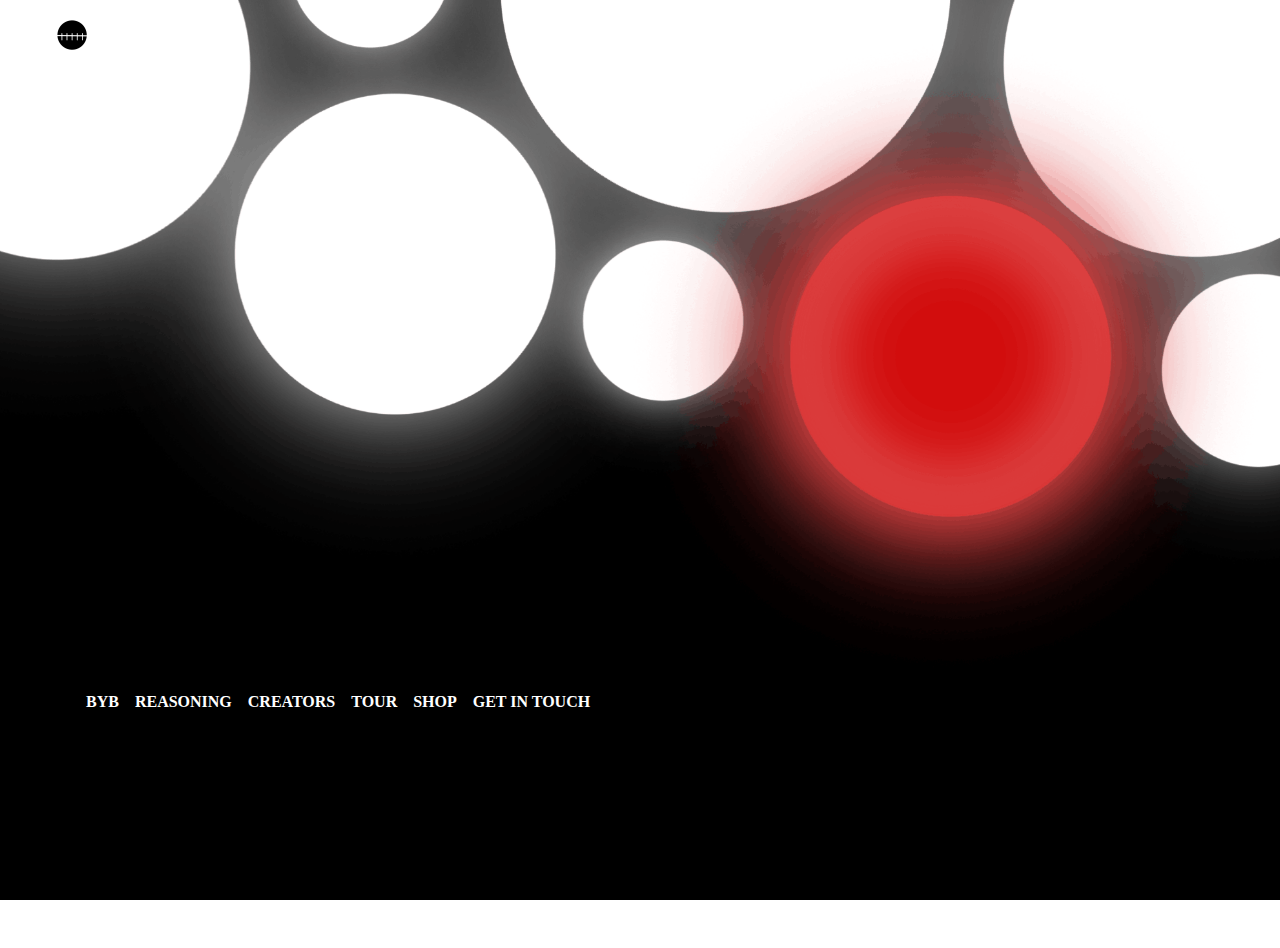
<file: index.html>
<!DOCTYPE html>
<html  >
<head>
  <!-- Site made with Mobirise Website Builder v5.2.0, https://mobirise.com -->
  <meta charset="UTF-8">
  <meta http-equiv="X-UA-Compatible" content="IE=edge">
  <meta name="generator" content="Mobirise v5.2.0, mobirise.com">
  <meta name="viewport" content="width=device-width, initial-scale=1, minimum-scale=1">
  <link rel="shortcut icon" href="assets/images/byb-logo-96x96.png" type="image/x-icon">
  <meta name="description" content="conceptual art installation about the future inequality of vaccines">
  
  
  <title>BURST YOUR BUBBLE</title>
  <link rel="stylesheet" href="assets/tether/tether.min.css">
  <link rel="stylesheet" href="assets/bootstrap/css/bootstrap.min.css">
  <link rel="stylesheet" href="assets/bootstrap/css/bootstrap-grid.min.css">
  <link rel="stylesheet" href="assets/bootstrap/css/bootstrap-reboot.min.css">
  <link rel="stylesheet" href="assets/dropdown/css/style.css">
  <link rel="stylesheet" href="assets/animatecss/animate.css">
  <link rel="stylesheet" href="assets/socicon/css/styles.css">
  <link rel="stylesheet" href="assets/theme/css/style.css">
  <link rel="preload" as="style" href="assets/mobirise/css/mbr-additional.css"><link rel="stylesheet" href="assets/mobirise/css/mbr-additional.css" type="text/css">
  
  
  
  
</head>
<body>
  
  <section class="menu menu1 cid-slpluQH6pF" once="menu" id="menu1-4e">
    

    <nav class="navbar navbar-dropdown navbar-expand-lg">
        <div class="container-fluid">
            <div class="navbar-brand">
                <span class="navbar-logo">
                    <a href="index.html">
                        <img src="assets/images/byb-logo-96x96.png" alt="Mobirise" style="height: 3rem;">
                    </a>
                </span>
                
            </div>
            
            
        </div>
    </nav>
</section>

<section class="header2 cid-sko8l8E61O mbr-fullscreen" id="header2-3w">

    

    

    <div class="container">
        <div class="row">
            <div class="col-12 col-lg-8">
                
                
                <p class="mbr-text mbr-fonts-style display-7"></p><p><br><br><br><br><br><br><br><br><br><br><br><br><br><br><br><br><br><br></p><br><br><p><br></p><br><br><br><p><br></p><p><br><a href="page4.html" class="text-secondary"><strong>BYB</strong></a>&nbsp; &nbsp; <a href="page1.html" class="text-secondary"><strong>REASONING</strong></a>&nbsp; &nbsp; <a href="page3.html" class="text-secondary"><strong>CREATORS</strong></a>&nbsp; &nbsp; <a href="page5.html" class="text-secondary"><strong>TOUR</strong></a>&nbsp; &nbsp; <a href="page6.html" class="text-secondary"><strong>SHOP</strong></a>&nbsp; &nbsp; <a href="page2.html" class="text-secondary"><strong>GET IN TOUCH</strong></a></p><p></p>
                
            </div>
        </div>
    </div>
</section><section style="background-color: #fff; font-family: -apple-system, BlinkMacSystemFont, 'Segoe UI', 'Roboto', 'Helvetica Neue', Arial, sans-serif; color:#aaa; font-size:12px; padding: 0; align-items: center; display: flex;"><a href="https://mobirise.site/b" style="flex: 1 1; height: 3rem; padding-left: 1rem;"></a><p style="flex: 0 0 auto; margin:0; padding-right:1rem;"><a href="https://mobirise.site/s" style="color:#aaa;">web page</a> was built with Mobirise website theme</p></section><script src="assets/web/assets/jquery/jquery.min.js"></script>  <script src="assets/popper/popper.min.js"></script>  <script src="assets/tether/tether.min.js"></script>  <script src="assets/bootstrap/js/bootstrap.min.js"></script>  <script src="assets/smoothscroll/smooth-scroll.js"></script>  <script src="assets/dropdown/js/nav-dropdown.js"></script>  <script src="assets/dropdown/js/navbar-dropdown.js"></script>  <script src="assets/touchswipe/jquery.touch-swipe.min.js"></script>  <script src="assets/viewportchecker/jquery.viewportchecker.js"></script>  <script src="assets/theme/js/script.js"></script>  
  
  
  <input name="animation" type="hidden">
  </body>
</html>
</file>
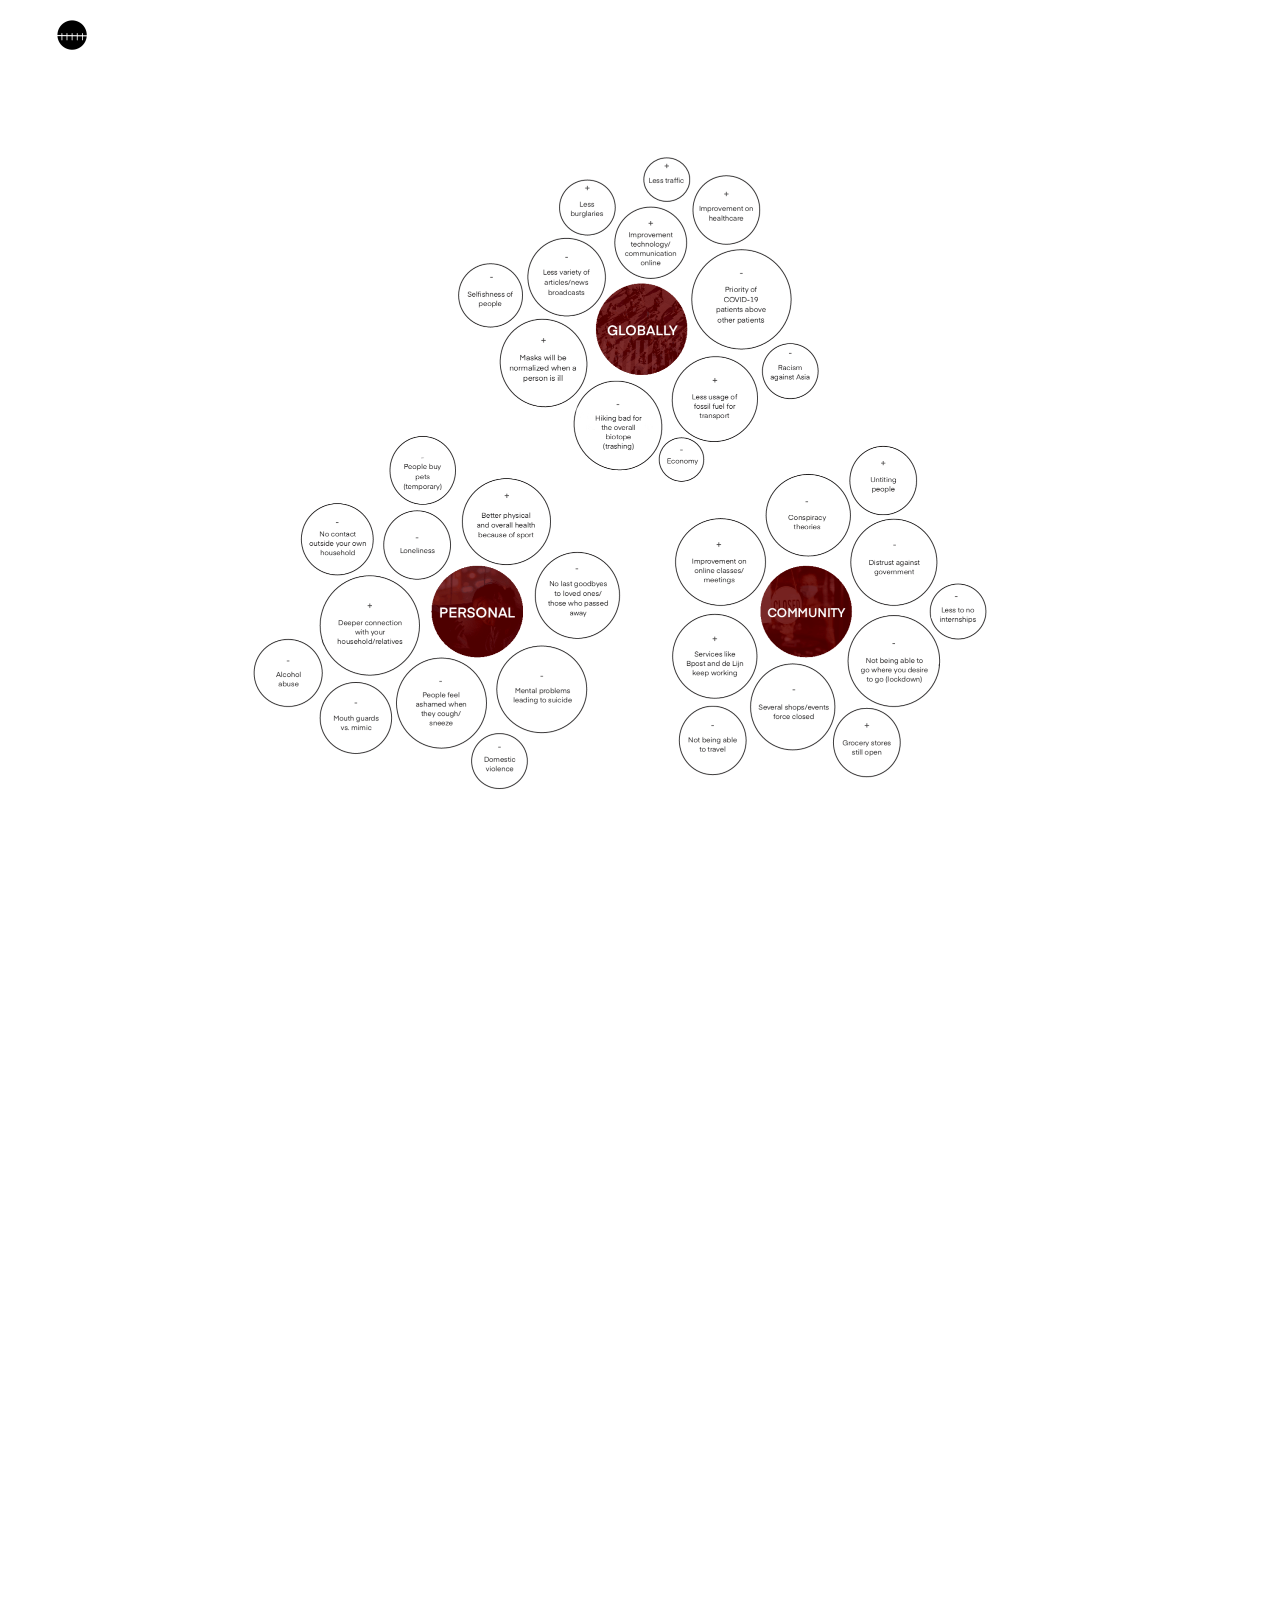
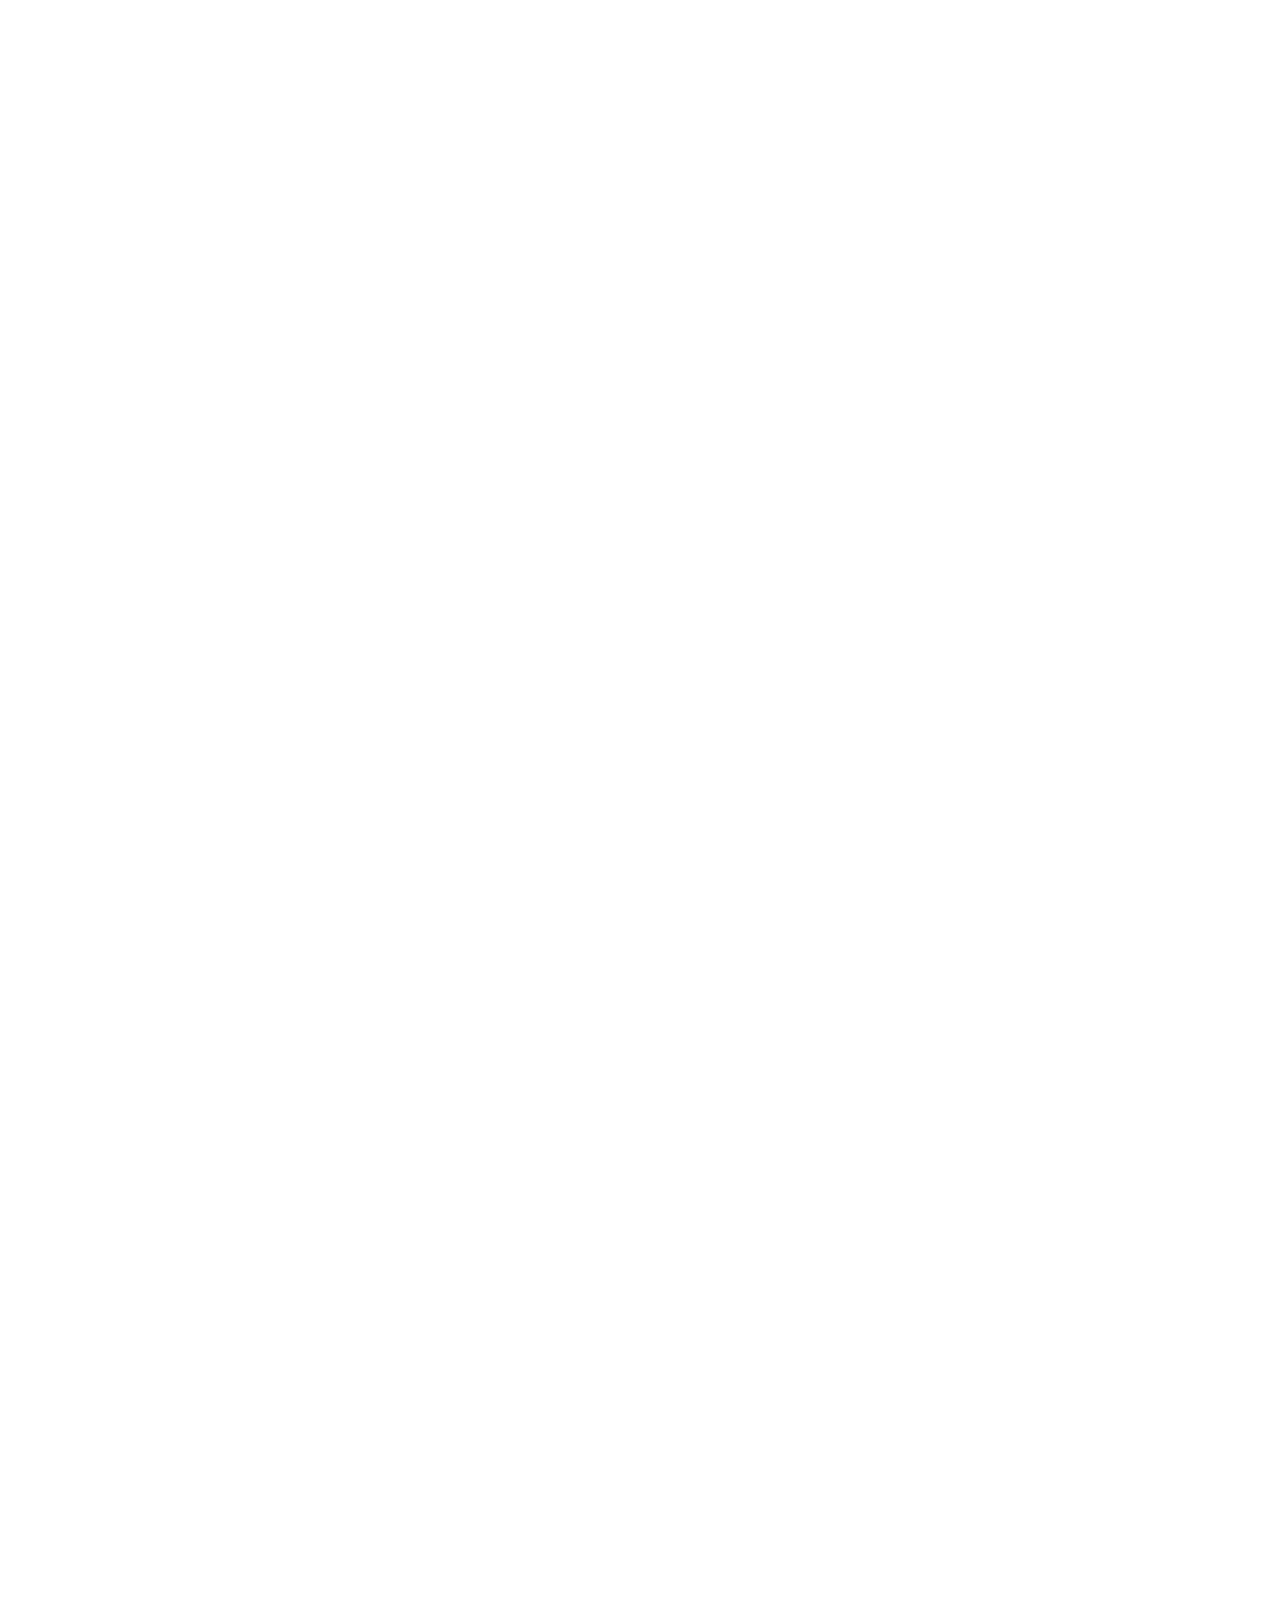
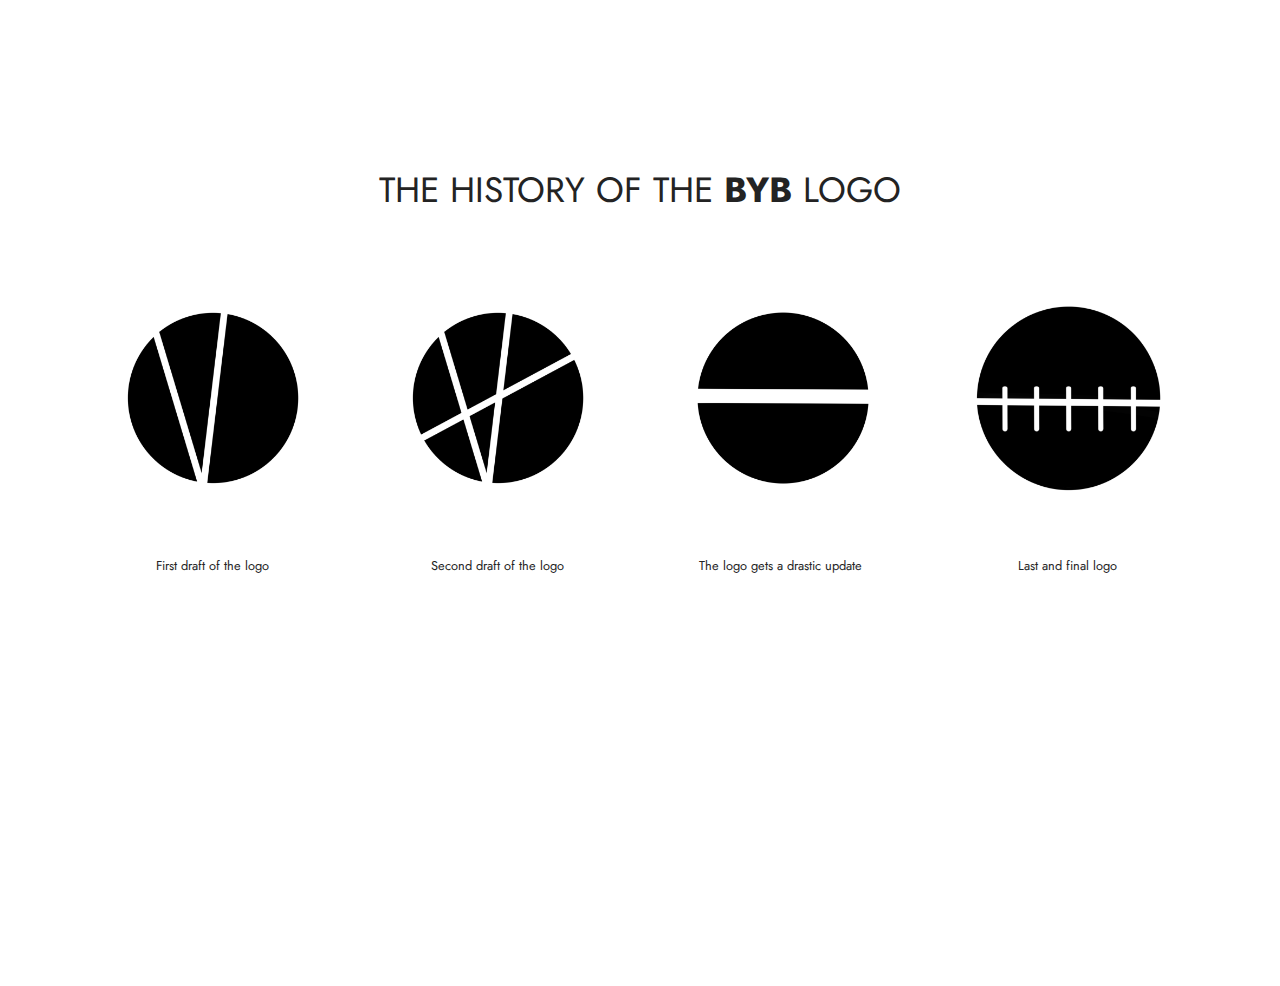
<file: page1.html>
<!DOCTYPE html>
<html  >
<head>
  <!-- Site made with Mobirise Website Builder v5.2.0, https://mobirise.com -->
  <meta charset="UTF-8">
  <meta http-equiv="X-UA-Compatible" content="IE=edge">
  <meta name="generator" content="Mobirise v5.2.0, mobirise.com">
  <meta name="viewport" content="width=device-width, initial-scale=1, minimum-scale=1">
  <link rel="shortcut icon" href="assets/images/byb-logo-96x96.png" type="image/x-icon">
  <meta name="description" content="">
  
  
  <title>REASONING</title>
  <link rel="stylesheet" href="assets/web/assets/mobirise-icons2/mobirise2.css">
  <link rel="stylesheet" href="assets/tether/tether.min.css">
  <link rel="stylesheet" href="assets/bootstrap/css/bootstrap.min.css">
  <link rel="stylesheet" href="assets/bootstrap/css/bootstrap-grid.min.css">
  <link rel="stylesheet" href="assets/bootstrap/css/bootstrap-reboot.min.css">
  <link rel="stylesheet" href="assets/animatecss/animate.css">
  <link rel="stylesheet" href="assets/dropdown/css/style.css">
  <link rel="stylesheet" href="assets/socicon/css/styles.css">
  <link rel="stylesheet" href="assets/theme/css/style.css">
  <link rel="preload" as="style" href="assets/mobirise/css/mbr-additional.css"><link rel="stylesheet" href="assets/mobirise/css/mbr-additional.css" type="text/css">
  
  
  
  
</head>
<body>
  
  <section class="menu menu1 cid-slpluQH6pF" once="menu" id="menu1-4e">
    

    <nav class="navbar navbar-dropdown navbar-expand-lg">
        <div class="container-fluid">
            <div class="navbar-brand">
                <span class="navbar-logo">
                    <a href="index.html">
                        <img src="assets/images/byb-logo-96x96.png" alt="Mobirise" style="height: 3rem;">
                    </a>
                </span>
                
            </div>
            
            
        </div>
    </nav>
</section>

<section class="image3 cid-siQTz3CXaJ" id="image3-38">
    

    

    <div class="container">
        <div class="row justify-content-center">
            <div class="col-12 col-lg-11">
                <div class="image-wrapper">
                    <img src="assets/images/img-437-2026x1415.png" alt="Mobirise">
                    
                </div>
            </div>
        </div>
    </div>
</section>

<section class="image1 cid-si3m91Mvbs" id="image1-1l">
    

    

    <div class="container">
        <div class="row align-items-center">
            <div class="col-12 col-lg-6">
                <div class="image-wrapper">
                    <img src="assets/images/img-3680-1076x752.jpg" alt="Mobirise">
                    
                </div>
            </div>
            <div class="col-12 col-lg">
                <div class="text-wrapper">
                    <h3 class="mbr-section-title mbr-fonts-style mb-3 display-5">
                        <strong>FROM IDEA TO UNITY</strong></h3>
                    <p class="mbr-text mbr-fonts-style display-7">
                        In the first quire, the design team went ahead and searched for ten images and corresponding words from several design disciplines that matched multidisciplinarity. These disciplines, varying from installation art (such as Pereda, Lupini) to classic paintings, formed the first base of our curation.<br><br>The carefully selected images inspired our team to reminisce furthermore about unusual materials and techniques outside the interior/architectural field. Ideas like these added up to a transition from thinking visually, to a more abstract way of resonating.</p>
                </div>
            </div>
        </div>
    </div>
</section>

<section class="image3 cid-skFlBW5atf" id="image3-46">
    

    

    <div class="container">
        <div class="row justify-content-center">
            <div class="col-12 col-lg-11">
                <div class="image-wrapper">
                    <img src="assets/images/img-457-2026x1415.png" alt="Mobirise">
                    
                </div>
            </div>
        </div>
    </div>
</section>

<section class="image2 cid-si3m9okhIH" id="image2-1m">
    

    

    <div class="container">
        <div class="row align-items-center">
            <div class="col-12 col-lg-6">
                <div class="image-wrapper">
                    <img src="assets/images/img-3677-1076x752.png" alt="Mobirise">
                    
                </div>
            </div>
            <div class="col-12 col-lg">
                <div class="text-wrapper">
                    <h3 class="mbr-section-title mbr-fonts-style mb-3 display-5">
                        <strong>ANALYSIS</strong></h3>
                    <p class="mbr-text mbr-fonts-style display-7">
                        During the second part of the quire, the design team analysed the social and economic impact of COVID-19 in modern day society. To form one coherent piece, they used underlying research methods to create various mindmaps. Each one of these mindmaps then focussed on different social impacts of COVID-19. After the extended braindump, the design team used about three interesting topics correlating our main idea of social dilemma, 'disunity and racism'. On top of that, images of installation art, mainly depicting emotion and the broad philosophy of art, were used as inspiration for the end result.</p>
                </div>
            </div>
        </div>
    </div>
</section>

<section class="image1 cid-si3ma3Zwuz" id="image1-1n">
    

    

    <div class="container">
        <div class="row align-items-center">
            <div class="col-12 col-lg-6">
                <div class="image-wrapper">
                    <img src="assets/images/135569775-2851164538462088-2321680120971627656-n-1-1076x650.png" alt="Mobirise">
                    
                </div>
            </div>
            <div class="col-12 col-lg">
                <div class="text-wrapper">
                    <h3 class="mbr-section-title mbr-fonts-style mb-3 display-5">
                        <strong>RESULT</strong></h3>
                    <p class="mbr-text mbr-fonts-style display-7">
                        Various sorts of mindmaps, sketches, materials, three-dimensional models, and more, were used as a tool to create an idea. The broad design process also included well-organized columns, graphical itineraries, and mathematical diagrams. Every team member had a different approach on 'social dilemma', therefore every mindmap was constructed with alternating topics discussing disunity and racism, two topics that formed the base idea at first.<br><br>With the help of five talented young designers, all of this was poured together, and BURST YOUR BUBBLE was born. Resulting in a mind-tricking, yet universal game that could function as game an installation, a board game, and even a television program.</p>
                </div>
            </div>
        </div>
    </div>
</section>

<section class="gallery6 mbr-gallery cid-sllwGzDE8k" id="gallery6-49">
    

    

    <div class="container">
        <div class="mbr-section-head">
            
            <h4 class="mbr-section-subtitle mbr-fonts-style align-center mb-0 mt-2 display-5">THE HISTORY OF THE <strong>BYB</strong> LOGO</h4>
        </div>
        <div class="row mbr-gallery mt-4">
            <div class="col-12 col-md-6 col-lg-3 item gallery-image">
                <div class="item-wrapper" data-toggle="modal" data-target="#slpm17ujqv-modal">
                    <img class="w-100" src="assets/images/img-345-554x554.png" alt="" data-slide-to="0" data-target="#lb-slpm17ujqv">
                    <div class="icon-wrapper">
                        <span class="mobi-mbri mobi-mbri-search mbr-iconfont mbr-iconfont-btn"></span>
                    </div>
                </div>
                <h6 class="mbr-item-subtitle mbr-fonts-style align-center mb-2 mt-2 display-7">First draft of the logo</h6>
            </div>
            <div class="col-12 col-md-6 col-lg-3 item gallery-image">
                <div class="item-wrapper" data-toggle="modal" data-target="#slpm17ujqv-modal">
                    <img class="w-100" src="assets/images/img-347-554x554.png" alt="" data-slide-to="1" data-target="#lb-slpm17ujqv">
                    <div class="icon-wrapper">
                        <span class="mobi-mbri mobi-mbri-search mbr-iconfont mbr-iconfont-btn"></span>
                    </div>
                </div>
                <h6 class="mbr-item-subtitle mbr-fonts-style align-center mb-2 mt-2 display-7">Second draft of the logo</h6>
            </div>
            <div class="col-12 col-md-6 col-lg-3 item gallery-image">
                <div class="item-wrapper" data-toggle="modal" data-target="#slpm17ujqv-modal">
                    <img class="w-100" src="assets/images/img-346-554x554.png" alt="" data-slide-to="2" data-target="#lb-slpm17ujqv">
                    <div class="icon-wrapper">
                        <span class="mobi-mbri mobi-mbri-search mbr-iconfont mbr-iconfont-btn"></span>
                    </div>
                </div>
                <h6 class="mbr-item-subtitle mbr-fonts-style align-center mb-2 mt-2 display-7">The logo gets a drastic update&nbsp;</h6>
            </div><div class="col-12 col-md-6 col-lg-3 item gallery-image">
                <div class="item-wrapper" data-toggle="modal" data-target="#slpm17ujqv-modal">
                    <img class="w-100" src="assets/images/img-358-554x554.png" alt="" data-slide-to="3" data-target="#lb-slpm17ujqv">
                    <div class="icon-wrapper">
                        <span class="mobi-mbri mobi-mbri-search mbr-iconfont mbr-iconfont-btn"></span>
                    </div>
                </div>
                <h6 class="mbr-item-subtitle mbr-fonts-style align-center mb-2 mt-2 display-7">Last and final logo</h6>
            </div>
            
        </div>

        <div class="modal mbr-slider" tabindex="-1" role="dialog" aria-hidden="true" id="slpm17ujqv-modal">
            <div class="modal-dialog" role="document">
                <div class="modal-content">
                    <div class="modal-body">
                        <div class="carousel slide carousel-fade" id="lb-slpm17ujqv" data-interval="5000">
                            <div class="carousel-inner">
                                <div class="carousel-item">
                                    <img class="d-block w-100" src="assets/images/img-345-554x554.png" alt="">
                                </div>
                                <div class="carousel-item">
                                    <img class="d-block w-100" src="assets/images/img-347-554x554.png" alt="">
                                </div>
                                <div class="carousel-item">
                                    <img class="d-block w-100" src="assets/images/img-346-554x554.png" alt="">
                                </div><div class="carousel-item active">
                                    <img class="d-block w-100" src="assets/images/img-358-554x554.png" alt="">
                                </div>
                                
                            </div>
                            <ol class="carousel-indicators">
                                <li data-slide-to="0" class="active" data-target="#lb-slpm17ujqv"></li>
                                <li data-slide-to="1" data-target="#lb-slpm17ujqv"></li>
                                <li data-slide-to="2" data-target="#lb-slpm17ujqv"></li>
                                <li data-slide-to="3" data-target="#lb-slpm17ujqv"></li>
                            </ol>
                            <a role="button" href="" class="close" data-dismiss="modal" aria-label="Close">
                            </a>
                            <a class="carousel-control-prev carousel-control" role="button" data-slide="prev" href="#lb-slpm17ujqv">
                                <span class="mobi-mbri mobi-mbri-arrow-prev" aria-hidden="true"></span>
                                <span class="sr-only">Previous</span>
                            </a>
                            <a class="carousel-control-next carousel-control" role="button" data-slide="next" href="#lb-slpm17ujqv">
                                <span class="mobi-mbri mobi-mbri-arrow-next" aria-hidden="true"></span>
                                <span class="sr-only">Next</span>
                            </a>
                        </div>
                    </div>
                </div>
            </div>
        </div>
    </div>
</section>

<section class="content12 cid-sjvMxCcMvU" id="content12-3b">
    
    <div class="container">
        <div class="row justify-content-center">
            <div class="col-md-12 col-lg-12">
                <div class="mbr-section-btn align-center"><a class="btn btn-black-outline display-4" href="page4.html"><span class="mobi-mbri mobi-mbri-arrow-prev mbr-iconfont mbr-iconfont-btn"></span></a>
                    <a class="btn btn-black-outline display-4" href="page4.html">BURST YOUR BUBBLE</a> <a class="btn btn-black-outline display-4" href="page3.html">CREATORS</a>  <a class="btn btn-black-outline display-4" href="page5.html">TOUR</a> <a class="btn btn-black-outline display-4" href="page6.html">SHOP</a> <a class="btn btn-black-outline display-4" href="page3.html"><span class="mobi-mbri mobi-mbri-arrow-next mbr-iconfont mbr-iconfont-btn" style="color: rgb(0, 0, 0);"></span></a></div>
            </div>
        </div>
    </div>
</section><section style="background-color: #fff; font-family: -apple-system, BlinkMacSystemFont, 'Segoe UI', 'Roboto', 'Helvetica Neue', Arial, sans-serif; color:#aaa; font-size:12px; padding: 0; align-items: center; display: flex;"><a href="https://mobirise.site/h" style="flex: 1 1; height: 3rem; padding-left: 1rem;"></a><p style="flex: 0 0 auto; margin:0; padding-right:1rem;">Page <a href="https://mobirise.site/f" style="color:#aaa;">was designed</a> with Mobirise</p></section><script src="assets/web/assets/jquery/jquery.min.js"></script>  <script src="assets/popper/popper.min.js"></script>  <script src="assets/tether/tether.min.js"></script>  <script src="assets/bootstrap/js/bootstrap.min.js"></script>  <script src="assets/smoothscroll/smooth-scroll.js"></script>  <script src="assets/viewportchecker/jquery.viewportchecker.js"></script>  <script src="assets/dropdown/js/nav-dropdown.js"></script>  <script src="assets/dropdown/js/navbar-dropdown.js"></script>  <script src="assets/touchswipe/jquery.touch-swipe.min.js"></script>  <script src="assets/theme/js/script.js"></script>  
  
  
  <input name="animation" type="hidden">
  </body>
</html>
</file>
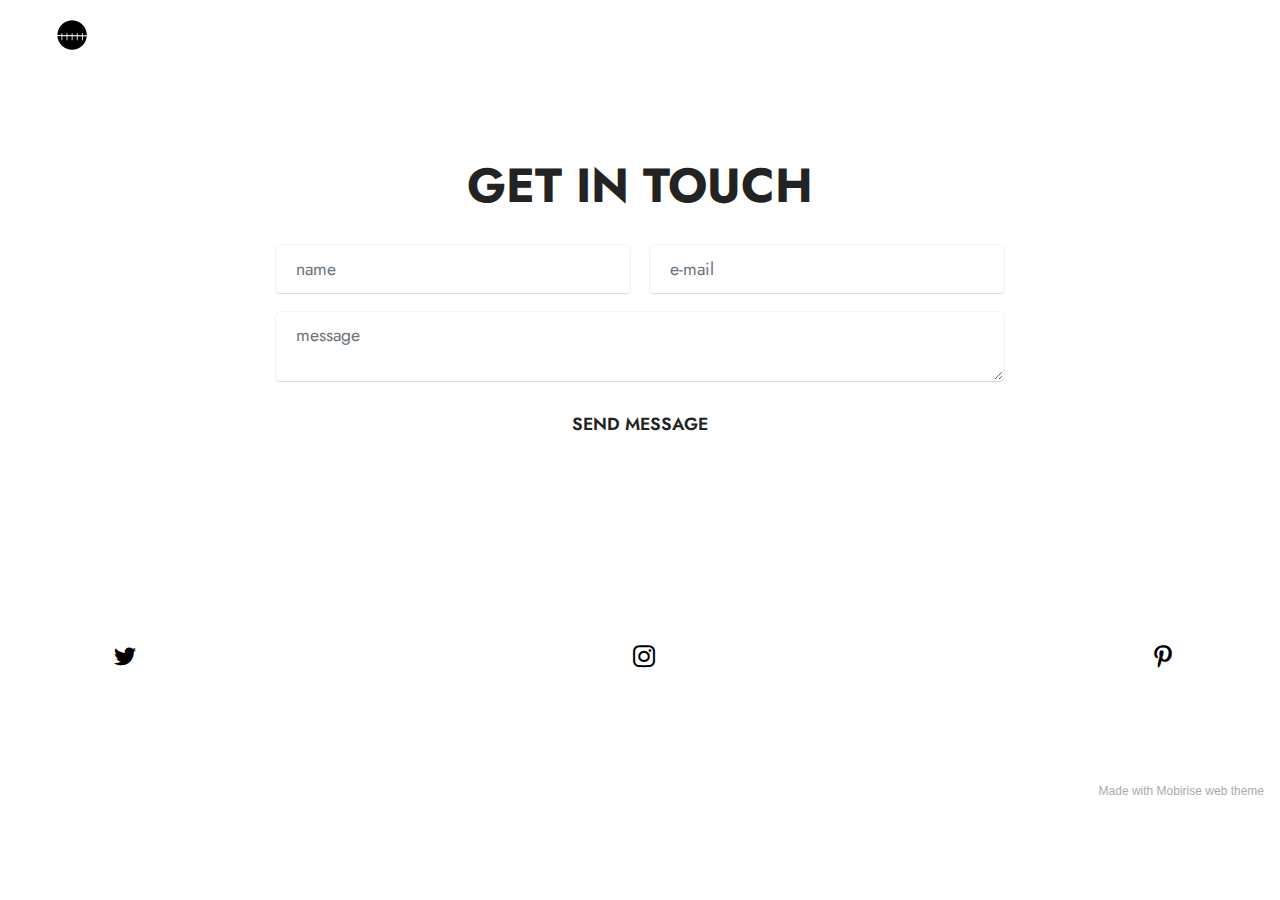
<file: page2.html>
<!DOCTYPE html>
<html  >
<head>
  <!-- Site made with Mobirise Website Builder v5.2.0, https://mobirise.com -->
  <meta charset="UTF-8">
  <meta http-equiv="X-UA-Compatible" content="IE=edge">
  <meta name="generator" content="Mobirise v5.2.0, mobirise.com">
  <meta name="viewport" content="width=device-width, initial-scale=1, minimum-scale=1">
  <link rel="shortcut icon" href="assets/images/byb-logo-96x96.png" type="image/x-icon">
  <meta name="description" content="">
  
  
  <title>GET IN TOUCH</title>
  <link rel="stylesheet" href="assets/tether/tether.min.css">
  <link rel="stylesheet" href="assets/bootstrap/css/bootstrap.min.css">
  <link rel="stylesheet" href="assets/bootstrap/css/bootstrap-grid.min.css">
  <link rel="stylesheet" href="assets/bootstrap/css/bootstrap-reboot.min.css">
  <link rel="stylesheet" href="assets/formstyler/jquery.formstyler.css">
  <link rel="stylesheet" href="assets/formstyler/jquery.formstyler.theme.css">
  <link rel="stylesheet" href="assets/datepicker/jquery.datetimepicker.min.css">
  <link rel="stylesheet" href="assets/animatecss/animate.css">
  <link rel="stylesheet" href="assets/dropdown/css/style.css">
  <link rel="stylesheet" href="assets/socicon/css/styles.css">
  <link rel="stylesheet" href="assets/theme/css/style.css">
  <link rel="preload" as="style" href="assets/mobirise/css/mbr-additional.css"><link rel="stylesheet" href="assets/mobirise/css/mbr-additional.css" type="text/css">
  
  
  
  
</head>
<body>
  
  <section class="menu menu1 cid-slpluQH6pF" once="menu" id="menu1-4e">
    

    <nav class="navbar navbar-dropdown navbar-expand-lg">
        <div class="container-fluid">
            <div class="navbar-brand">
                <span class="navbar-logo">
                    <a href="index.html">
                        <img src="assets/images/byb-logo-96x96.png" alt="Mobirise" style="height: 3rem;">
                    </a>
                </span>
                
            </div>
            
            
        </div>
    </nav>
</section>

<section class="form5 cid-si9PCSBWWH" id="form5-2n">
    
    
    <div class="container">
        <div class="mbr-section-head">
            <h3 class="mbr-section-title mbr-fonts-style align-center mb-0 display-2">
                <strong>GET IN TOUCH</strong></h3>
            
        </div>
        <div class="row justify-content-center mt-4">
            <div class="col-lg-8 mx-auto mbr-form" data-form-type="formoid">
                <form action="https://mobirise.eu/" method="POST" class="mbr-form form-with-styler" data-form-title="Form Name"><input type="hidden" name="email" data-form-email="true" value="xeUwzaJ1LyOHEhkNZapg6bQq5dyEHP/+X1OxNzT+obxxBcSp7S0+DRE79P4q9UXPpT9F9LCcgohUeiDnkkwbd2+NzUAMlqzPgfgWgGtrtun2h/yU/bx9/GtxanGUKlrE">
                    <div class="">
                        <div hidden="hidden" data-form-alert="" class="alert alert-success col-12">We've received your message successfully! Expect to receive an answer in your mailbox soon from on of our team members</div>
                        <div hidden="hidden" data-form-alert-danger="" class="alert alert-danger col-12">Oops...! some
                            problem!</div>
                    </div>
                    <div class="dragArea row">
                        <div class="col-md col-sm-12 form-group" data-for="name">
                            <input type="text" name="name" placeholder="name" data-form-field="name" class="form-control" value="" id="name-form5-2n">
                        </div>
                        <div class="col-md col-sm-12 form-group" data-for="email">
                            <input type="email" name="email" placeholder="e-mail" data-form-field="email" class="form-control" value="" id="email-form5-2n">
                        </div>
                        
                        <div class="col-12 form-group" data-for="textarea">
                            <textarea name="textarea" placeholder="message" data-form-field="textarea" class="form-control" id="textarea-form5-2n"></textarea>
                        </div>
                        <div class="col-lg-12 col-md-12 col-sm-12 align-center mbr-section-btn"><button type="submit" class="btn btn-black-outline display-4">SEND MESSAGE</button></div>
                    </div>
                </form>
            </div>
        </div>
    </div>
</section>

<section class="content12 cid-si9QLdjMxK" id="content12-2o">
    
    <div class="container">
        <div class="row justify-content-center">
            <div class="col-md-12 col-lg-12">
                <div class="mbr-section-btn align-center"><a class="btn btn-black-outline display-4" href="https://twitter.com/bybthegame_" target="_blank"><span class="socicon socicon-twitter mbr-iconfont mbr-iconfont-btn" style="color: rgb(0, 0, 0);"></span></a> <a class="btn btn-black-outline display-4" href="https://instagram.com/bybthegame" target="_blank"><span class="socicon socicon-instagram mbr-iconfont mbr-iconfont-btn" style="color: rgb(0, 0, 0);"></span></a> <a class="btn btn-black-outline display-4" href="https://pinterest.com/bybthegame" target="_blank"><span class="socicon socicon-pinterest mbr-iconfont mbr-iconfont-btn" style="color: rgb(0, 0, 0);"></span></a></div>
            </div>
        </div>
    </div>
</section><section style="background-color: #fff; font-family: -apple-system, BlinkMacSystemFont, 'Segoe UI', 'Roboto', 'Helvetica Neue', Arial, sans-serif; color:#aaa; font-size:12px; padding: 0; align-items: center; display: flex;"><a href="https://mobirise.site/b" style="flex: 1 1; height: 3rem; padding-left: 1rem;"></a><p style="flex: 0 0 auto; margin:0; padding-right:1rem;">Made with Mobirise <a href="https://mobirise.site/u" style="color:#aaa;">web</a> theme</p></section><script src="assets/web/assets/jquery/jquery.min.js"></script>  <script src="assets/popper/popper.min.js"></script>  <script src="assets/tether/tether.min.js"></script>  <script src="assets/bootstrap/js/bootstrap.min.js"></script>  <script src="assets/smoothscroll/smooth-scroll.js"></script>  <script src="assets/formstyler/jquery.formstyler.js"></script>  <script src="assets/formstyler/jquery.formstyler.min.js"></script>  <script src="assets/datepicker/jquery.datetimepicker.full.js"></script>  <script src="assets/viewportchecker/jquery.viewportchecker.js"></script>  <script src="assets/dropdown/js/nav-dropdown.js"></script>  <script src="assets/dropdown/js/navbar-dropdown.js"></script>  <script src="assets/touchswipe/jquery.touch-swipe.min.js"></script>  <script src="assets/theme/js/script.js"></script>  <script src="assets/formoid/formoid.min.js"></script>  
  
  
  <input name="animation" type="hidden">
  </body>
</html>
</file>
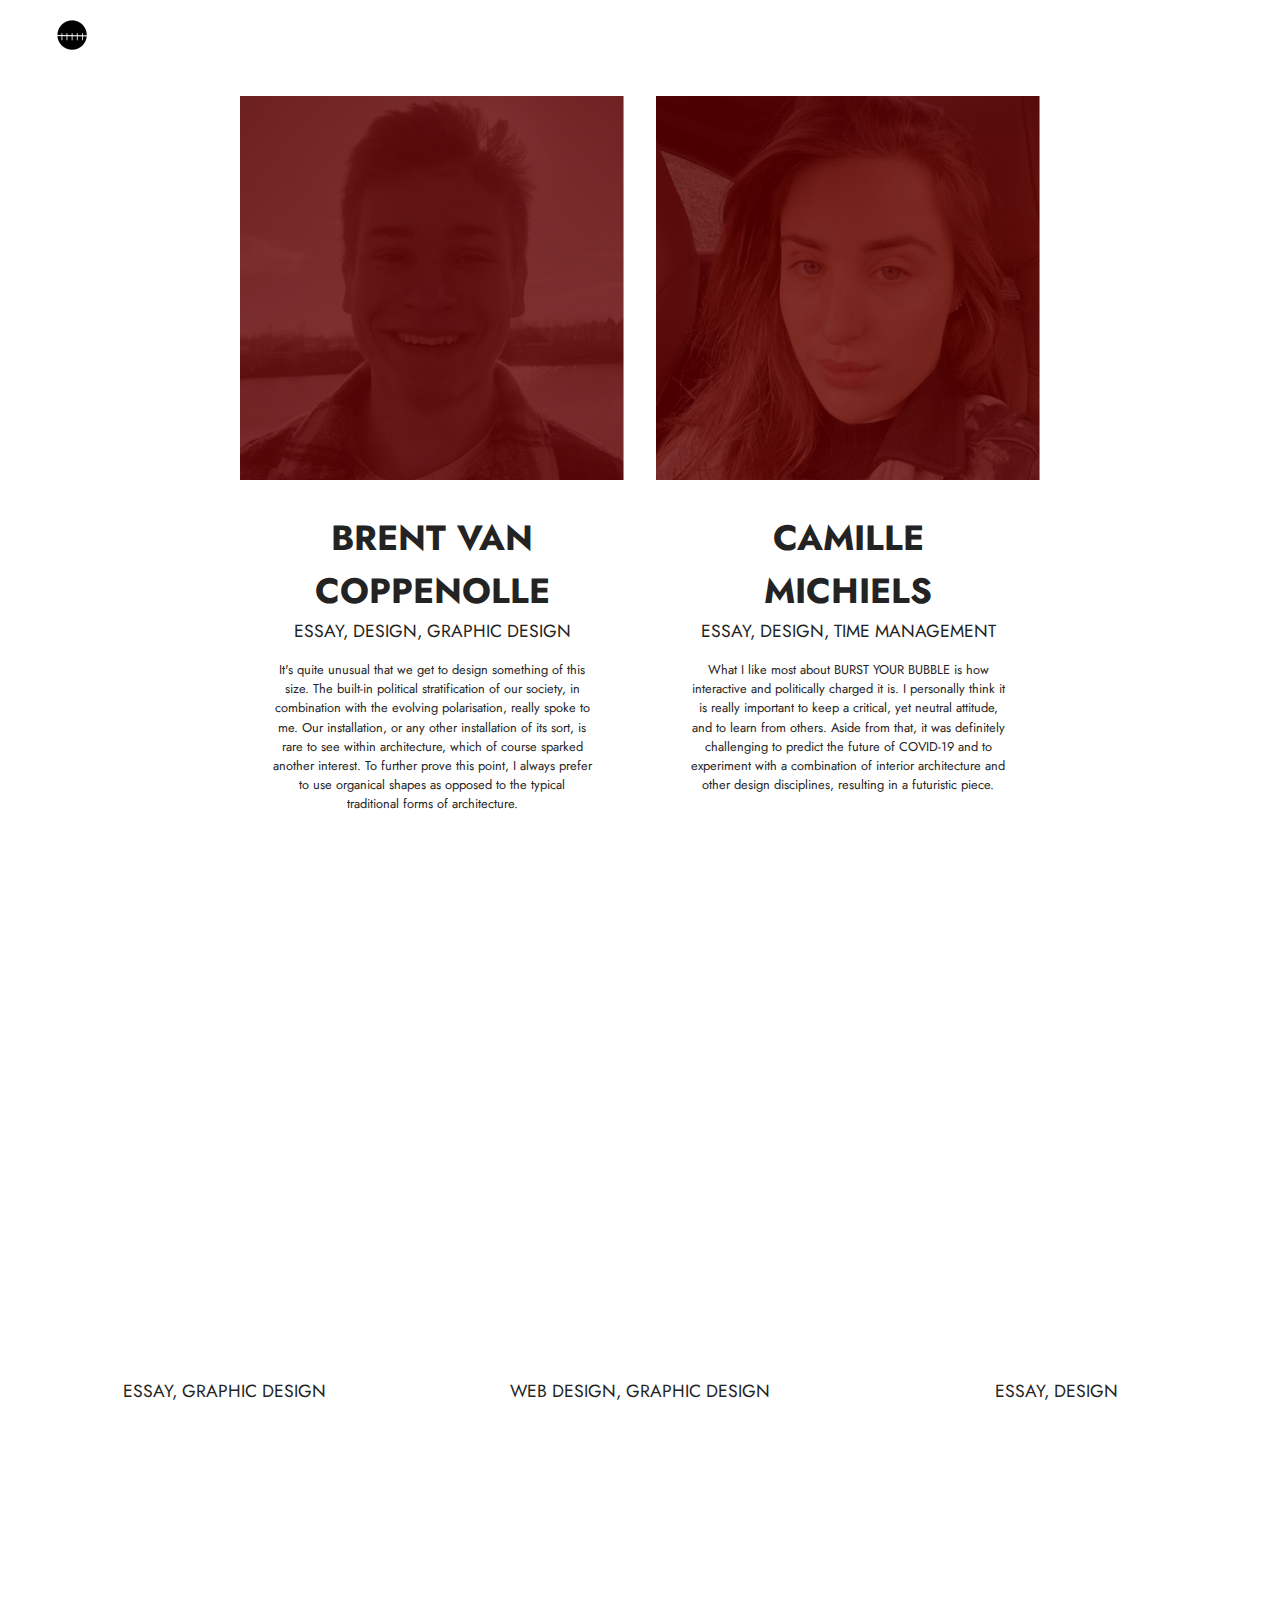
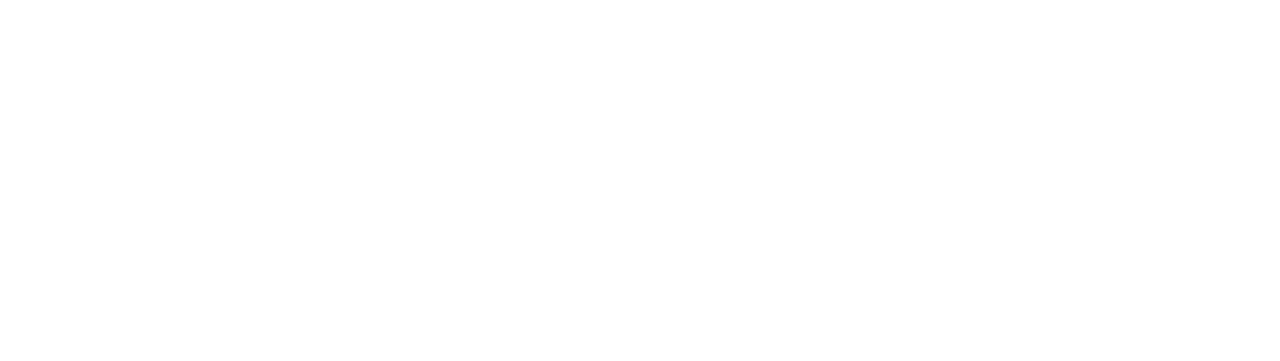
<file: page3.html>
<!DOCTYPE html>
<html  >
<head>
  <!-- Site made with Mobirise Website Builder v5.2.0, https://mobirise.com -->
  <meta charset="UTF-8">
  <meta http-equiv="X-UA-Compatible" content="IE=edge">
  <meta name="generator" content="Mobirise v5.2.0, mobirise.com">
  <meta name="viewport" content="width=device-width, initial-scale=1, minimum-scale=1">
  <link rel="shortcut icon" href="assets/images/byb-logo-96x96.png" type="image/x-icon">
  <meta name="description" content="">
  
  
  <title>CREATORS</title>
  <link rel="stylesheet" href="assets/web/assets/mobirise-icons2/mobirise2.css">
  <link rel="stylesheet" href="assets/tether/tether.min.css">
  <link rel="stylesheet" href="assets/bootstrap/css/bootstrap.min.css">
  <link rel="stylesheet" href="assets/bootstrap/css/bootstrap-grid.min.css">
  <link rel="stylesheet" href="assets/bootstrap/css/bootstrap-reboot.min.css">
  <link rel="stylesheet" href="assets/animatecss/animate.css">
  <link rel="stylesheet" href="assets/dropdown/css/style.css">
  <link rel="stylesheet" href="assets/socicon/css/styles.css">
  <link rel="stylesheet" href="assets/theme/css/style.css">
  <link rel="preload" as="style" href="assets/mobirise/css/mbr-additional.css"><link rel="stylesheet" href="assets/mobirise/css/mbr-additional.css" type="text/css">
  
  
  
  
</head>
<body>
  
  <section class="menu menu1 cid-slpluQH6pF" once="menu" id="menu1-4e">
    

    <nav class="navbar navbar-dropdown navbar-expand-lg">
        <div class="container-fluid">
            <div class="navbar-brand">
                <span class="navbar-logo">
                    <a href="index.html">
                        <img src="assets/images/byb-logo-96x96.png" alt="Mobirise" style="height: 3rem;">
                    </a>
                </span>
                
            </div>
            
            
        </div>
    </nav>
</section>

<section class="team1 cid-siOa1V7SE0" id="team1-37">
    

    
    <div class="container-fluid">
        <div class="row justify-content-center">
            
            <div class="col-sm-6 col-lg-4">
                <div class="card-wrap">
                    <div class="image-wrap">
                        <img src="assets/images/untitled-artwork-13-829x830.png" alt="">
                    </div>
                    <div class="content-wrap">
                        <h5 class="mbr-section-title card-title mbr-fonts-style align-center m-0 display-5">
                            <strong>BRENT VAN COPPENOLLE</strong></h5>
                        <h6 class="mbr-role mbr-fonts-style align-center mb-3 display-4">
                            ESSAY, DESIGN, GRAPHIC DESIGN</h6>
                        <p class="card-text mbr-fonts-style align-center display-7">It's quite unusual that we get to design something of this size. The built-in political stratification of our society, in combination with the evolving polarisation, really spoke to me. Our installation, or any other installation of its sort, is rare to see within architecture, which of course sparked another interest. To further prove this point, I always prefer to use organical shapes as opposed to the typical traditional forms of architecture.</p>
                        
                        
                    </div>
                </div>
            </div>

            <div class="col-sm-6 col-lg-4">
                <div class="card-wrap">
                    <div class="image-wrap">
                        <img src="assets/images/untitled-artwork-9-829x1105.png" alt="">
                    </div>
                    <div class="content-wrap">
                        <h5 class="mbr-section-title card-title mbr-fonts-style align-center m-0 display-5">
                            <strong>CAMILLE</strong><br><strong>MICHIELS</strong></h5>
                        <h6 class="mbr-role mbr-fonts-style align-center mb-3 display-4">
                            ESSAY, DESIGN, TIME MANAGEMENT</h6>
                        <p class="card-text mbr-fonts-style align-center display-7">
                            What I like most about BURST YOUR BUBBLE is how interactive and politically charged it is. I personally think it is really important to keep a critical, yet neutral attitude, and to learn from others. Aside from that, it was definitely challenging to predict the future of COVID-19 and to experiment with a combination of interior architecture and other design disciplines, resulting in a futuristic piece.</p>
                        
                        
                    </div>
                </div>
            </div>

            

            
        </div>
    </div>
</section>

<section class="team1 cid-siLMfEZ0iI" id="team1-2y">
    

    
    <div class="container-fluid">
        <div class="row justify-content-center">
            
            <div class="col-sm-6 col-lg-4">
                <div class="card-wrap">
                    <div class="image-wrap">
                        <img src="assets/images/untitled-artwork-12-829x1104.png" alt="">
                    </div>
                    <div class="content-wrap">
                        <h5 class="mbr-section-title card-title mbr-fonts-style align-center m-0 display-5">
                            <strong>IDIL DOGAN</strong></h5>
                        <h6 class="mbr-role mbr-fonts-style align-center mb-3 display-4">
                            ESSAY, GRAPHIC DESIGN</h6>
                        <p class="card-text mbr-fonts-style align-center display-7">
                            The assignment gave us the opportunity to deal with problems in a creative way, resulting after COVID-19, and this all to enhance the conciousness of our society. The visitors in our installation get confronted with several opinions. Every thought teaches us to learn from eachother. Spreading awareness and the representation of political stratification is an important part of the installation.</p>
                        
                        
                    </div>
                </div>
            </div>

            <div class="col-sm-6 col-lg-4">
                <div class="card-wrap">
                    <div class="image-wrap">
                        <img src="assets/images/untitled-artwork-1-829x1474.png" alt="">
                    </div>
                    <div class="content-wrap">
                        <h5 class="mbr-section-title card-title mbr-fonts-style align-center m-0 display-5"><strong>JIBBE DHONDT</strong></h5>
                        <h6 class="mbr-role mbr-fonts-style align-center mb-3 display-4">
                            WEB DESIGN, GRAPHIC DESIGN</h6>
                        <p class="card-text mbr-fonts-style align-center display-7">The search for a concept with interaction, in combination with extraordinaire materials, is something I always denounce in my own projects. BURST YOUR BUBBLE offers a view on both of these. During the design process, it certainly was a challenge to involve the extensive term 'politics' in our concept. Architecture shouldn't be boring, therefore interaction and the 'fun' factor incorporated in our project is an interesting identity.<br></p>
                        
                        
                    </div>
                </div>
            </div>

            <div class="col-sm-6 col-lg-4">
                <div class="card-wrap">
                    <div class="image-wrap">
                        <img src="assets/images/untitled-artwork-14-605x961.png" alt="">
                    </div>
                    <div class="content-wrap">
                        <h5 class="mbr-section-title card-title mbr-fonts-style align-center m-0 display-5">
                            <strong>RENÉE STOKS</strong></h5>
                        <h6 class="mbr-role mbr-fonts-style align-center mb-3 display-4">
                            ESSAY, DESIGN</h6>
                        <p class="card-text mbr-fonts-style align-center display-7">This assignment gave us the opportunity to let our creativity run free. The fact that visitors are confronted with other people with different opinions, leaves no imagination. The contrasts between innocent audiovisuals that the visitors hear in the beginning of the game, against a heavy load of opinions, other assumptions, and prejudices at the end of the game, are one of my favorite things of BURST YOUR BUBBLE.<br></p>
                        
                        
                    </div>
                </div>
            </div>

            
        </div>
    </div>
</section>

<section class="content12 cid-sjvMRBE0uQ" id="content12-3c">
    
    <div class="container">
        <div class="row justify-content-center">
            <div class="col-md-12 col-lg-12">
                <div class="mbr-section-btn align-center"><a class="btn btn-black-outline display-4" href="page1.html"><span class="mobi-mbri mobi-mbri-arrow-prev mbr-iconfont mbr-iconfont-btn"></span></a>
                    <a class="btn btn-black-outline display-4" href="page4.html">BURST YOUR BUBBLE</a> <a class="btn btn-black-outline display-4" href="page1.html">REASONING</a>  <a class="btn btn-black-outline display-4" href="page5.html">TOUR</a> <a class="btn btn-black-outline display-4" href="page6.html">SHOP</a> <a class="btn btn-black-outline display-4" href="page5.html"><span class="mobi-mbri mobi-mbri-arrow-next mbr-iconfont mbr-iconfont-btn" style="color: rgb(0, 0, 0);"></span></a></div>
            </div>
        </div>
    </div>
</section><section style="background-color: #fff; font-family: -apple-system, BlinkMacSystemFont, 'Segoe UI', 'Roboto', 'Helvetica Neue', Arial, sans-serif; color:#aaa; font-size:12px; padding: 0; align-items: center; display: flex;"><a href="https://mobirise.site/j" style="flex: 1 1; height: 3rem; padding-left: 1rem;"></a><p style="flex: 0 0 auto; margin:0; padding-right:1rem;"><a href="https://mobirise.site/d" style="color:#aaa;">The site</a> was built with Mobirise</p></section><script src="assets/web/assets/jquery/jquery.min.js"></script>  <script src="assets/popper/popper.min.js"></script>  <script src="assets/tether/tether.min.js"></script>  <script src="assets/bootstrap/js/bootstrap.min.js"></script>  <script src="assets/smoothscroll/smooth-scroll.js"></script>  <script src="assets/viewportchecker/jquery.viewportchecker.js"></script>  <script src="assets/dropdown/js/nav-dropdown.js"></script>  <script src="assets/dropdown/js/navbar-dropdown.js"></script>  <script src="assets/touchswipe/jquery.touch-swipe.min.js"></script>  <script src="assets/theme/js/script.js"></script>  
  
  
  <input name="animation" type="hidden">
  </body>
</html>
</file>
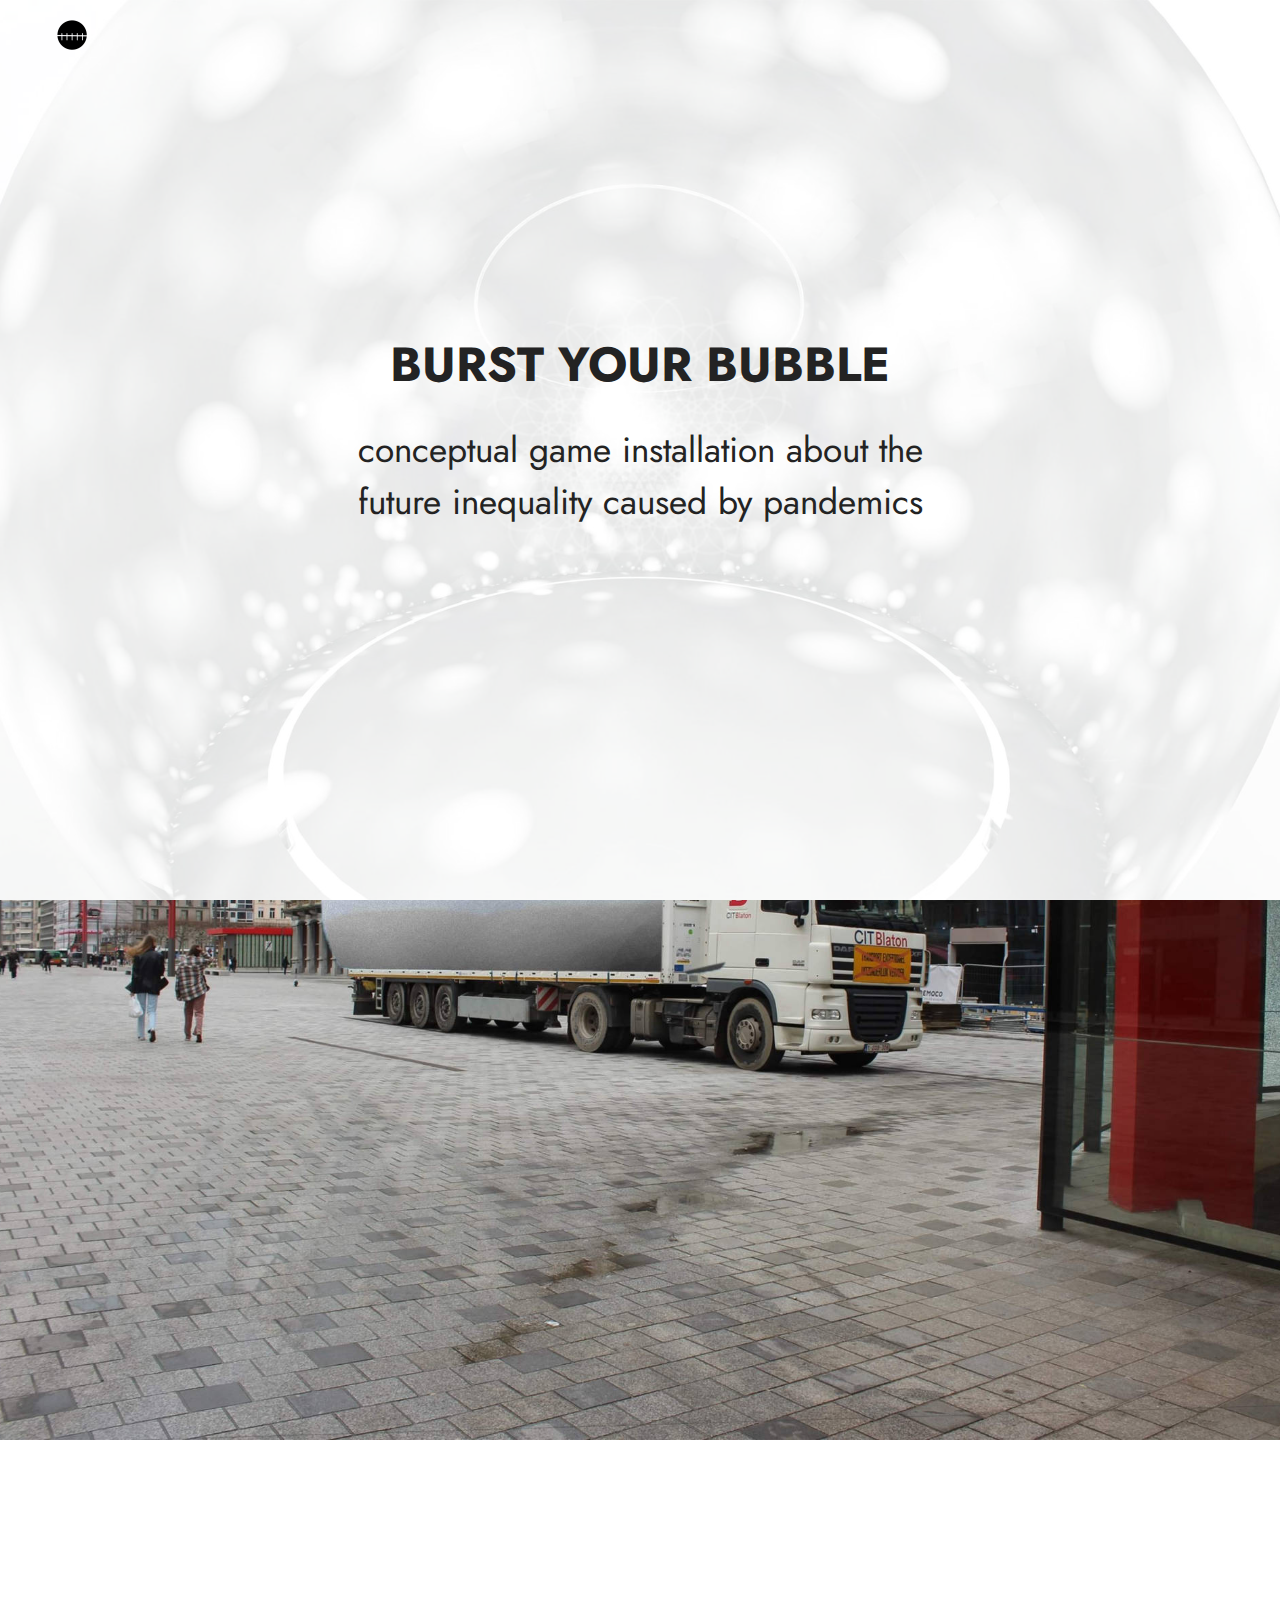
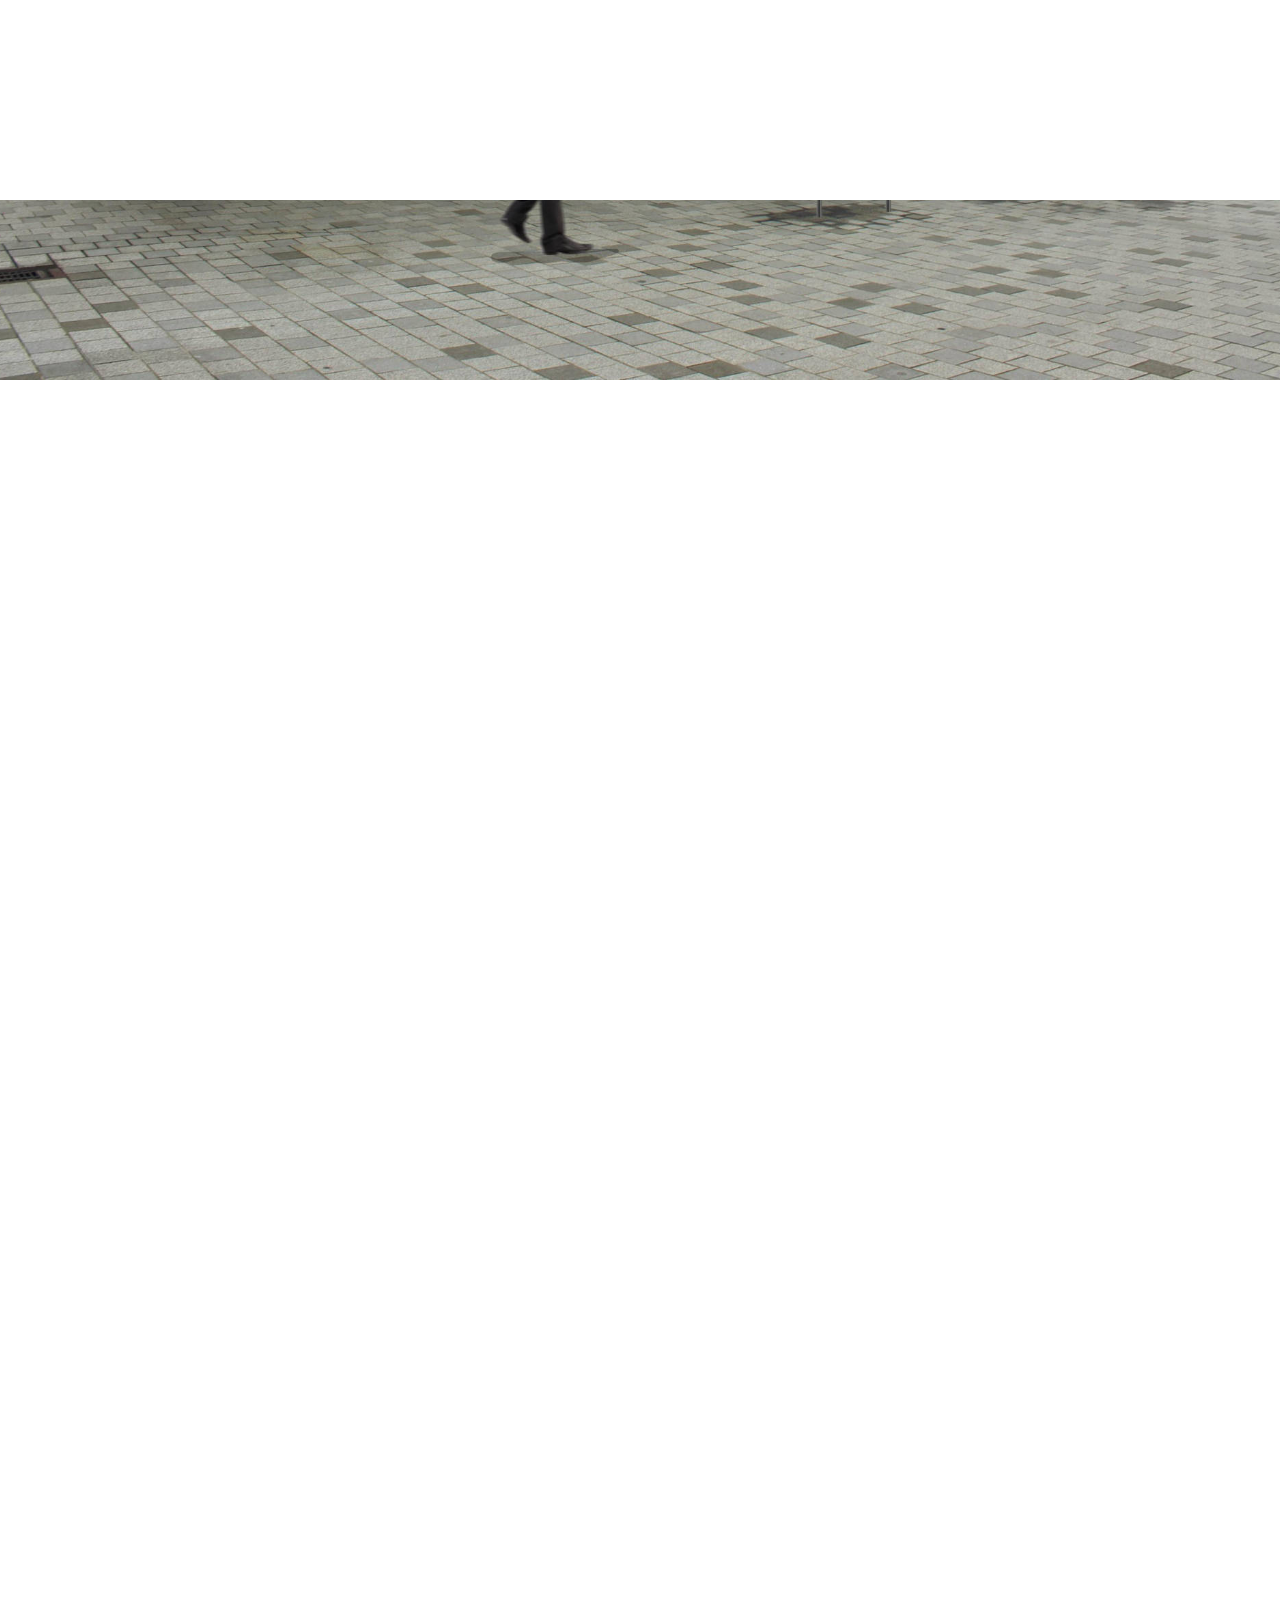
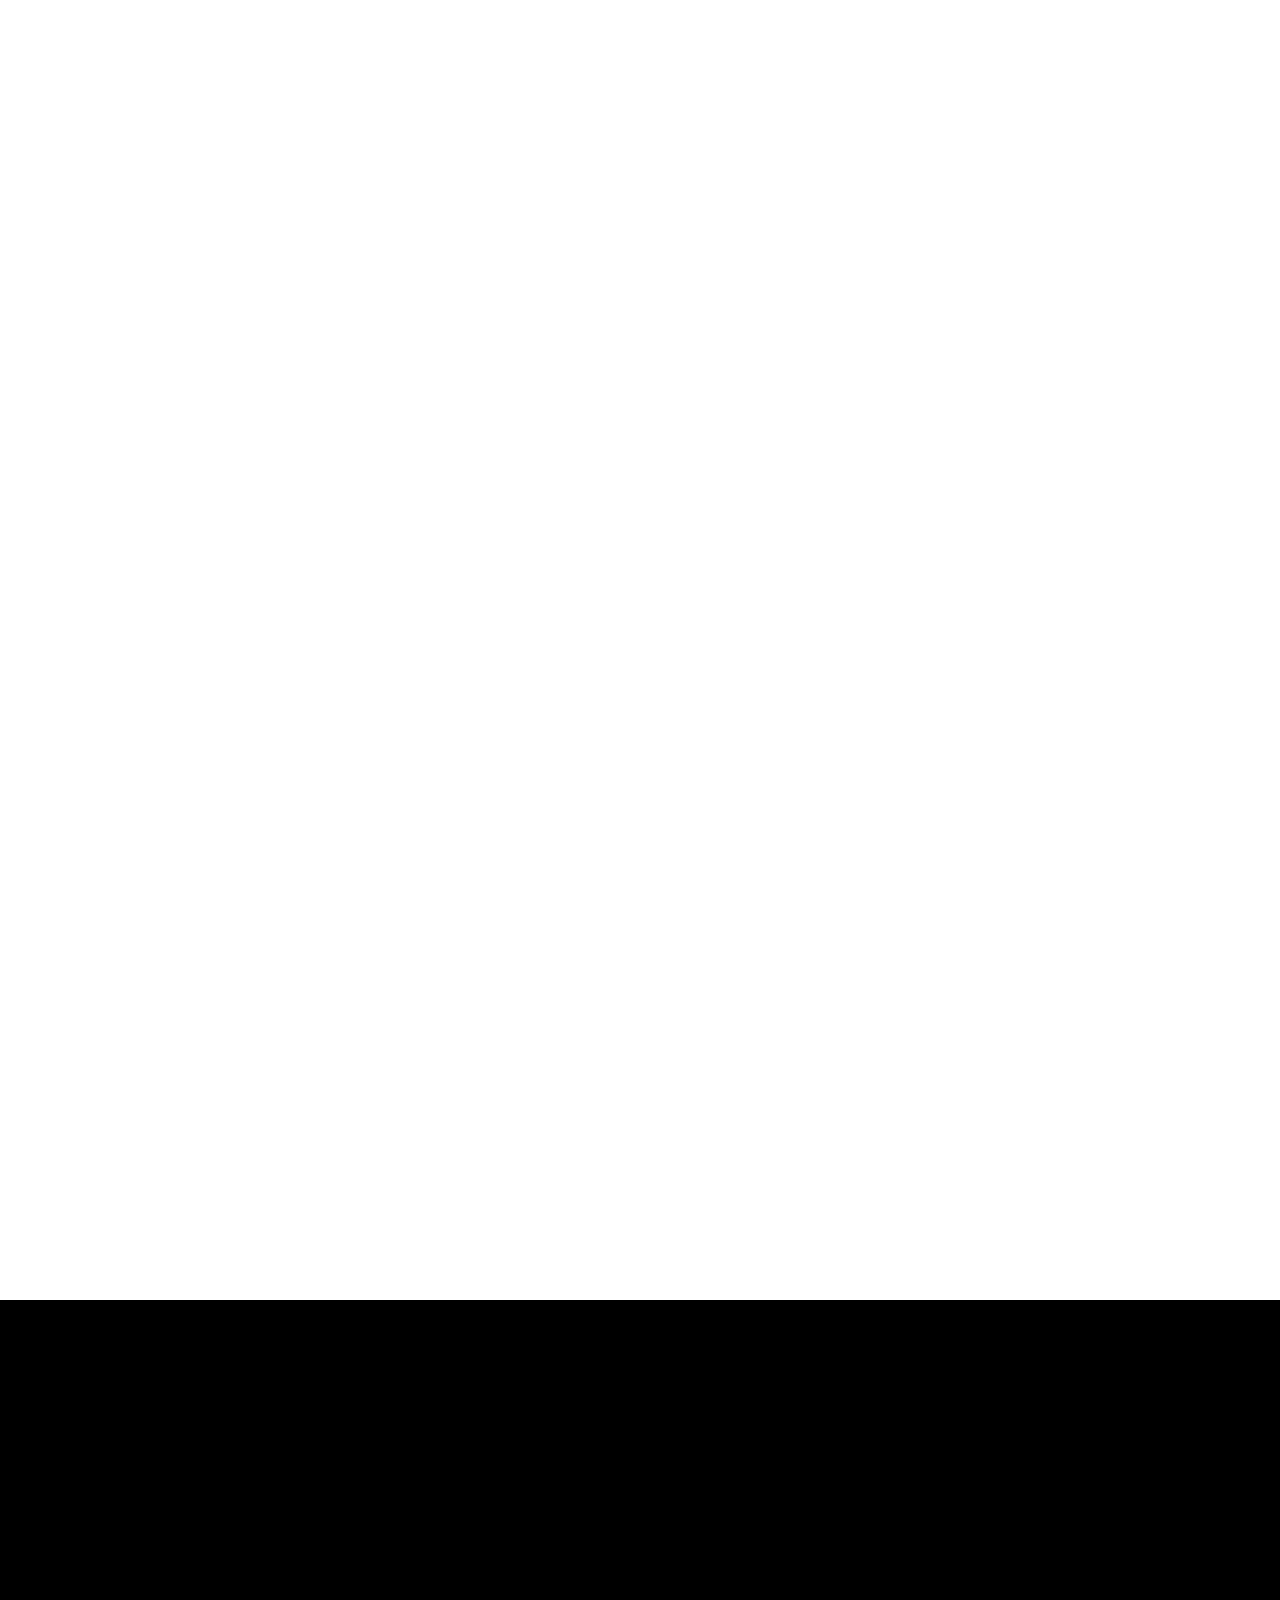
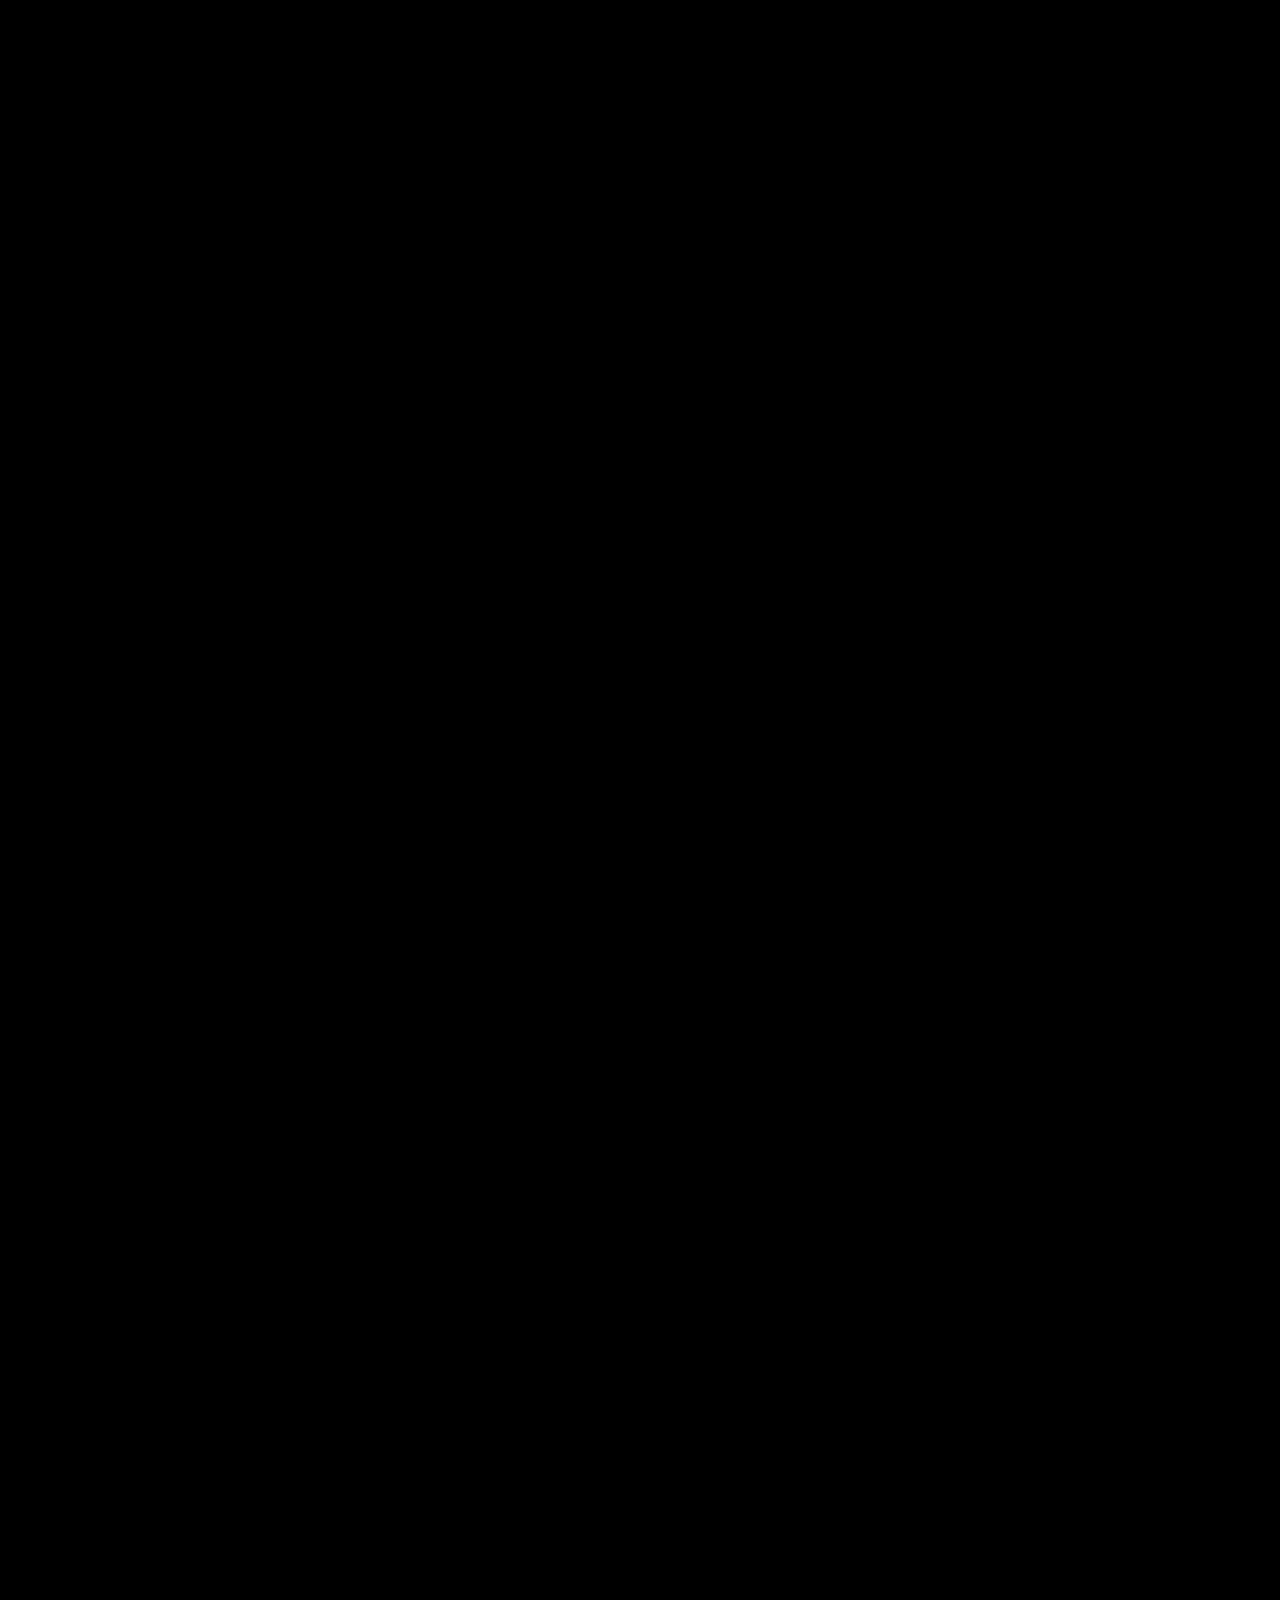
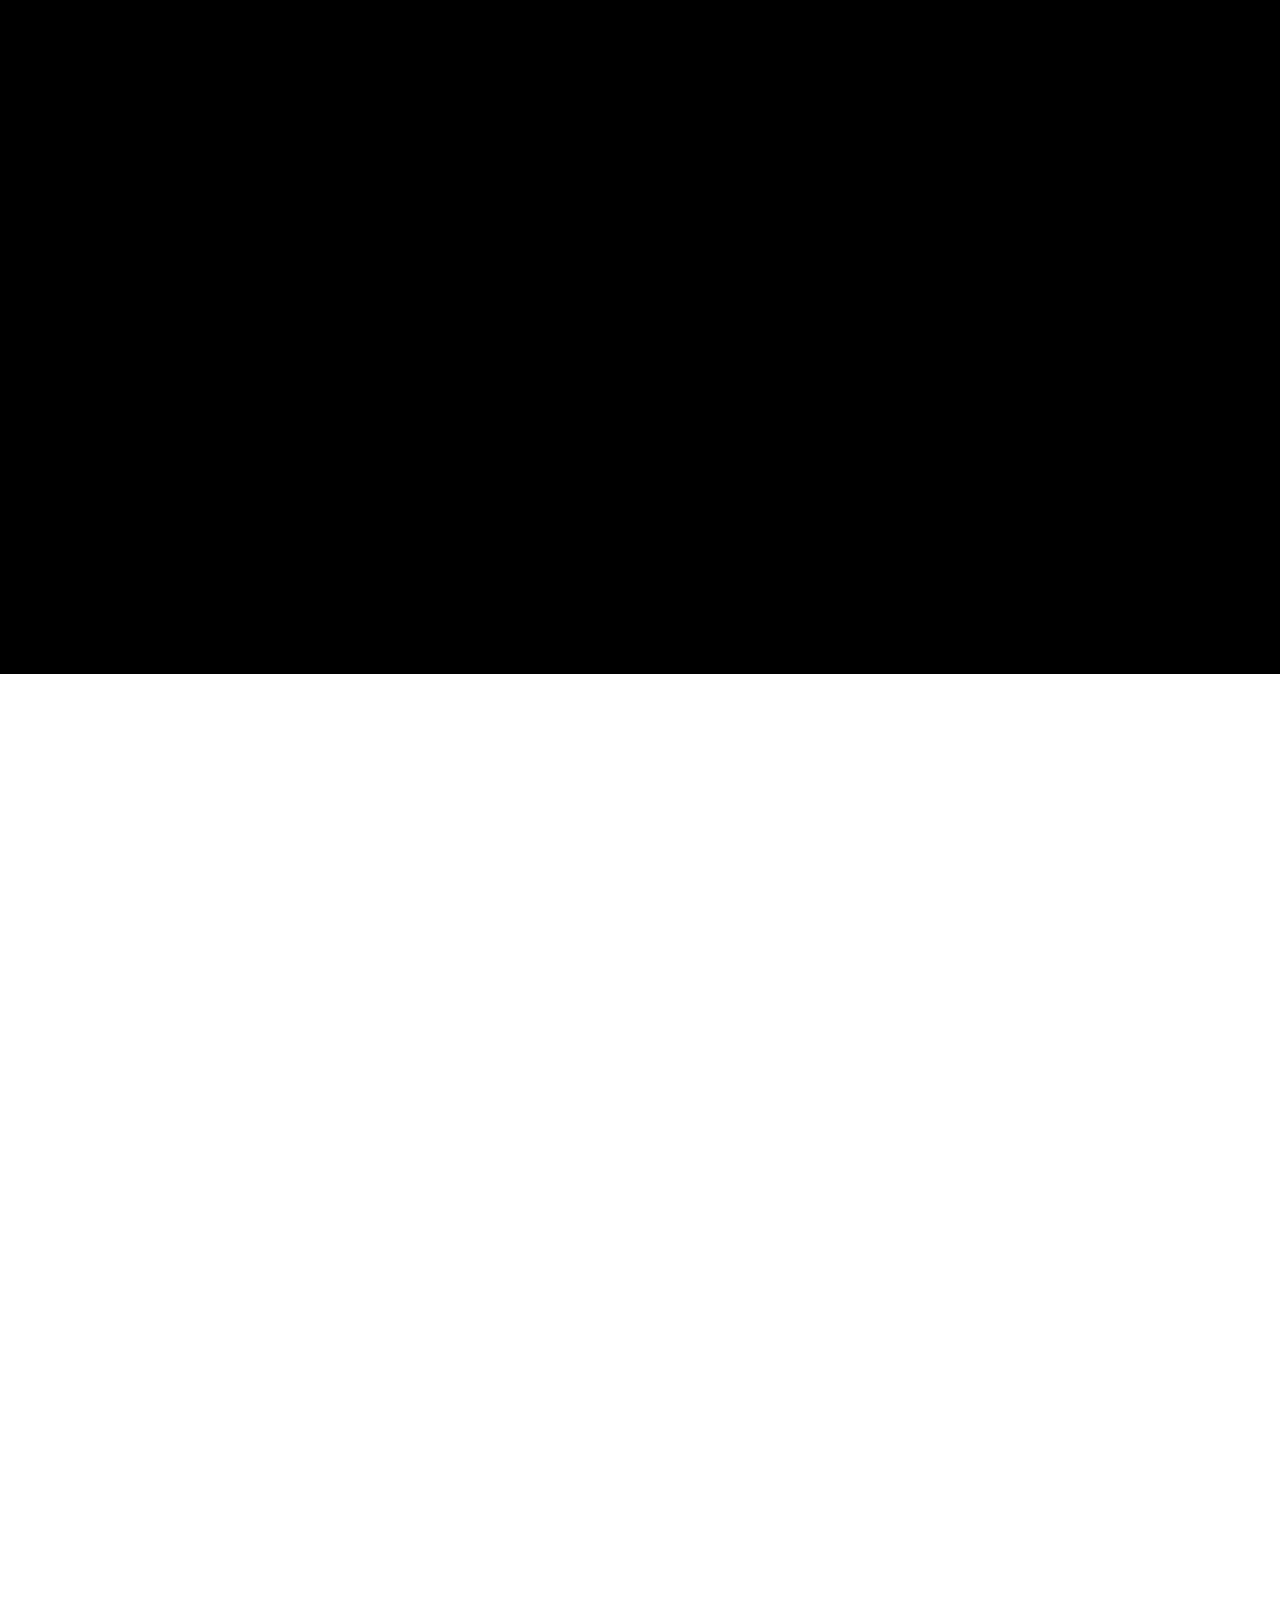
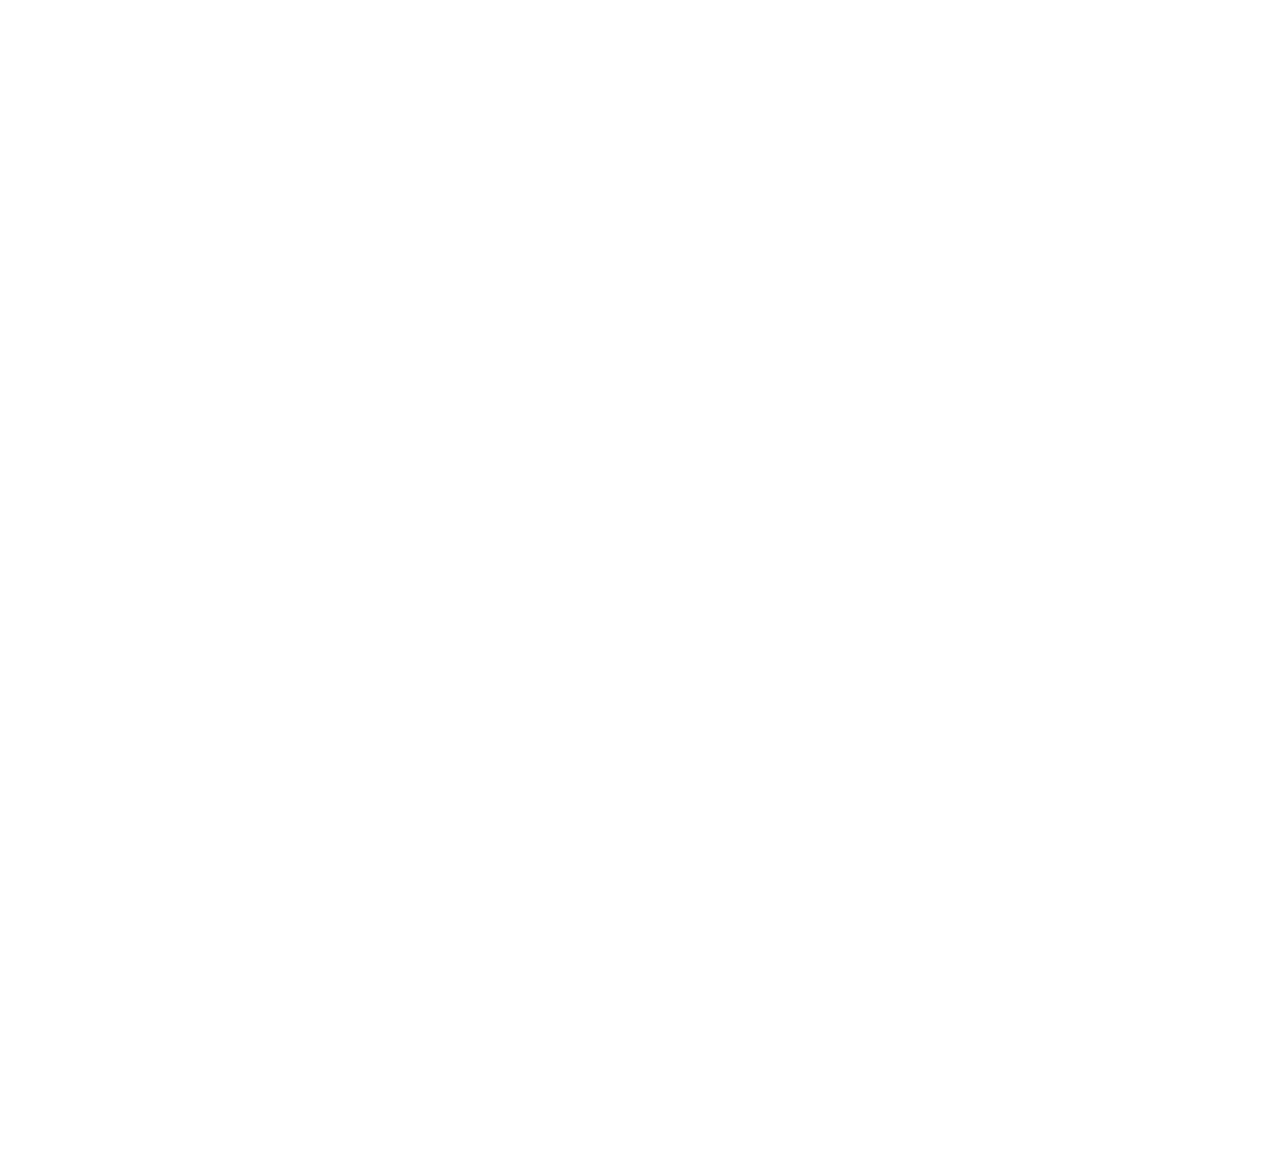
<file: page4.html>
<!DOCTYPE html>
<html  >
<head>
  <!-- Site made with Mobirise Website Builder v5.2.0, https://mobirise.com -->
  <meta charset="UTF-8">
  <meta http-equiv="X-UA-Compatible" content="IE=edge">
  <meta name="generator" content="Mobirise v5.2.0, mobirise.com">
  <meta name="viewport" content="width=device-width, initial-scale=1, minimum-scale=1">
  <link rel="shortcut icon" href="assets/images/byb-logo-96x96.png" type="image/x-icon">
  <meta name="description" content="">
  
  
  <title>BYB</title>
  <link rel="stylesheet" href="assets/web/assets/mobirise-icons2/mobirise2.css">
  <link rel="stylesheet" href="assets/tether/tether.min.css">
  <link rel="stylesheet" href="assets/bootstrap/css/bootstrap.min.css">
  <link rel="stylesheet" href="assets/bootstrap/css/bootstrap-grid.min.css">
  <link rel="stylesheet" href="assets/bootstrap/css/bootstrap-reboot.min.css">
  <link rel="stylesheet" href="assets/animatecss/animate.css">
  <link rel="stylesheet" href="assets/dropdown/css/style.css">
  <link rel="stylesheet" href="assets/socicon/css/styles.css">
  <link rel="stylesheet" href="assets/theme/css/style.css">
  <link rel="preload" as="style" href="assets/mobirise/css/mbr-additional.css"><link rel="stylesheet" href="assets/mobirise/css/mbr-additional.css" type="text/css">
  
  
  
  
</head>
<body>
  
  <section class="menu menu1 cid-slpluQH6pF" once="menu" id="menu1-4e">
    

    <nav class="navbar navbar-dropdown navbar-expand-lg">
        <div class="container-fluid">
            <div class="navbar-brand">
                <span class="navbar-logo">
                    <a href="index.html">
                        <img src="assets/images/byb-logo-96x96.png" alt="Mobirise" style="height: 3rem;">
                    </a>
                </span>
                
            </div>
            
            
        </div>
    </nav>
</section>

<section class="content4 cid-si3lJFak5i mbr-fullscreen" id="content4-1k">
    
    <div class="mbr-overlay" style="opacity: 0.7; background-color: rgb(255, 255, 255);">
    </div>
    <div class="container">
        <div class="row justify-content-center">
            <div class="title col-md-12 col-lg-7">
                <h3 class="mbr-section-title mbr-fonts-style align-center mb-4 display-2"><strong>BURST YOUR BUBBLE</strong><br></h3>
                <h4 class="mbr-section-subtitle align-center mbr-fonts-style mb-4 display-5">conceptual game installation about the future inequality caused by pandemics</h4>
                
            </div>
        </div>
    </div>
</section>

<section class="header3 cid-sjvOUkxkcw mbr-fullscreen mbr-parallax-background" id="header3-3e">

    

    

    <div class="align-center container">
        <div class="row justify-content-end">
            <div class="col-12 col-lg-6">
                
                
                
                
            </div>
        </div>
    </div>
</section>

<section class="header3 cid-sjvOULWwG4 mbr-fullscreen mbr-parallax-background" id="header3-3f">

    

    

    <div class="align-center container">
        <div class="row justify-content-end">
            <div class="col-12 col-lg-6">
                
                
                
                
            </div>
        </div>
    </div>
</section>

<section class="header3 cid-sjvQ9AWURr mbr-fullscreen mbr-parallax-background" id="header3-3g">

    

    

    <div class="align-center container">
        <div class="row justify-content-end">
            <div class="col-12 col-lg-6">
                
                
                
                
            </div>
        </div>
    </div>
</section>

<section class="header3 cid-sjvY6lhUxM mbr-fullscreen mbr-parallax-background" id="header3-3n">

    

    

    <div class="align-center container">
        <div class="row justify-content-end">
            <div class="col-12 col-lg-6">
                
                
                
                
            </div>
        </div>
    </div>
</section>

<section class="header2 cid-sjvQL53b72 mbr-fullscreen" id="header2-3h">

    

    

    <div class="container">
        <div class="row justify-content-center">
            <div class="col-12 col-lg-4">
                
                
                <p class="mbr-text mbr-fonts-style display-7"><br><br><br>The installation called BYB, or better known as BURST YOUR BUBBLE, is created to persistently initiate a discussion in the form of an interactive game. It got its name from the idea behind social experiments where people are asked to voice there opinions with others standing around them. Inside BURST YOUR BUBBLE, several visuals including colored LED-lights, smart-tech panels, and various other contemporary elements, set the tone for the futuristic, yet sophisticated game installation.<br><br>BURST YOUR BUBBLE is well thought out, as it can easily function as a board game or a television program. For more information, click on the brochure link down below to discover the fascinating mechanism behind BYB. And don't forget, your voice matters!</p>
                <div class="mbr-section-btn mt-3"><a class="btn btn-secondary-outline display-4" href="assets/files/BYB_rules.pdf" target="_blank">BROCHURE</a>   <a class="btn btn-secondary-outline display-4" href="https://instagram.com/bybthegame" target="_blank">GALLERY</a></div>
            </div>
        </div>
    </div>
</section>

<section class="image4 cid-slpdL7dD1v" id="image4-4d">
    

    

    <div class="container-fluid">
        <div class="row">
            <div class="col-12 col-lg-6">
                <div class="image-wrapper">
                    <img src="assets/images/layer-1-1276x865.png" alt="Mobirise">
                    <p class="mbr-text mbr-fonts-style mt-2 align-center display-4">
                        VERTICAL INTERSECTION B<br></p>
                </div>
            </div>
            <div class="col-12 col-lg-6">
                <div class="image-wrapper">
                    <img src="assets/images/background-1276x902.png" alt="Mobirise">
                    <p class="mbr-text mbr-fonts-style mt-2 align-center display-4">
                        VERTICAL INTERSECTION A<br></p>
                </div>
            </div>
        </div>
    </div>
</section>

<section class="image4 cid-sjvYjBMb9f" id="image4-3o">
    

    

    <div class="container-fluid">
        <div class="row">
            <div class="col-12 col-lg-6">
                <div class="image-wrapper">
                    <img src="assets/images/img-4098-1276x634.jpeg" alt="Mobirise">
                    
                </div>
            </div>
            <div class="col-12 col-lg-6">
                <div class="image-wrapper">
                    <img src="assets/images/img-4097-1722x853.jpg" alt="Mobirise">
                    
                </div>
            </div>
        </div>
    </div>
</section>

<section class="image3 cid-slp7rXg38l" id="image3-4a">
    

    

    <div class="container">
        <div class="row justify-content-center">
            <div class="col-12 col-lg-7">
                <div class="image-wrapper">
                    <img src="assets/images/134515974-901098107302102-184937567366482798-n-1836x1060.jpg" alt="Mobirise">
                    <p class="mbr-description mbr-fonts-style mt-2 align-center display-4">
                        FLOOR PLAN</p>
                </div>
            </div>
        </div>
    </div>
</section>

<section class="header3 cid-sko4Io3Fwu mbr-fullscreen mbr-parallax-background" id="header3-3t">

    

    

    <div class="align-center container">
        <div class="row justify-content-end">
            <div class="col-12 col-lg-6">
                
                
                
                
            </div>
        </div>
    </div>
</section>

<section class="header3 cid-sko4KHg6gp mbr-fullscreen mbr-parallax-background" id="header3-3u">

    

    

    <div class="align-center container">
        <div class="row justify-content-end">
            <div class="col-12 col-lg-6">
                
                
                
                
            </div>
        </div>
    </div>
</section>

<section class="content12 cid-si9XVBADbU" id="content12-2w">
    
    <div class="container">
        <div class="row justify-content-center">
            <div class="col-md-12 col-lg-12">
                <div class="mbr-section-btn align-center"><a class="btn btn-black-outline display-4" href="index.html"><span class="mobi-mbri mobi-mbri-arrow-prev mbr-iconfont mbr-iconfont-btn"></span></a>
                    <a class="btn btn-black-outline display-4" href="page1.html">REASONING</a> <a class="btn btn-black-outline display-4" href="page3.html">CREATORS</a>  <a class="btn btn-black-outline display-4" href="page5.html">TOUR</a> <a class="btn btn-black-outline display-4" href="page6.html">SHOP</a>  <a class="btn btn-black-outline display-4" href="page1.html"><span class="mobi-mbri mobi-mbri-arrow-next mbr-iconfont mbr-iconfont-btn" style="color: rgb(0, 0, 0);"></span></a></div>
            </div>
        </div>
    </div>
</section><section style="background-color: #fff; font-family: -apple-system, BlinkMacSystemFont, 'Segoe UI', 'Roboto', 'Helvetica Neue', Arial, sans-serif; color:#aaa; font-size:12px; padding: 0; align-items: center; display: flex;"><a href="https://mobirise.site/p" style="flex: 1 1; height: 3rem; padding-left: 1rem;"></a><p style="flex: 0 0 auto; margin:0; padding-right:1rem;"><a href="https://mobirise.site/t" style="color:#aaa;">Designed</a> with Mobirise web theme</p></section><script src="assets/web/assets/jquery/jquery.min.js"></script>  <script src="assets/popper/popper.min.js"></script>  <script src="assets/tether/tether.min.js"></script>  <script src="assets/bootstrap/js/bootstrap.min.js"></script>  <script src="assets/smoothscroll/smooth-scroll.js"></script>  <script src="assets/viewportchecker/jquery.viewportchecker.js"></script>  <script src="assets/parallax/jarallax.min.js"></script>  <script src="assets/dropdown/js/nav-dropdown.js"></script>  <script src="assets/dropdown/js/navbar-dropdown.js"></script>  <script src="assets/touchswipe/jquery.touch-swipe.min.js"></script>  <script src="assets/theme/js/script.js"></script>  
  
  
  <input name="animation" type="hidden">
  </body>
</html>
</file>
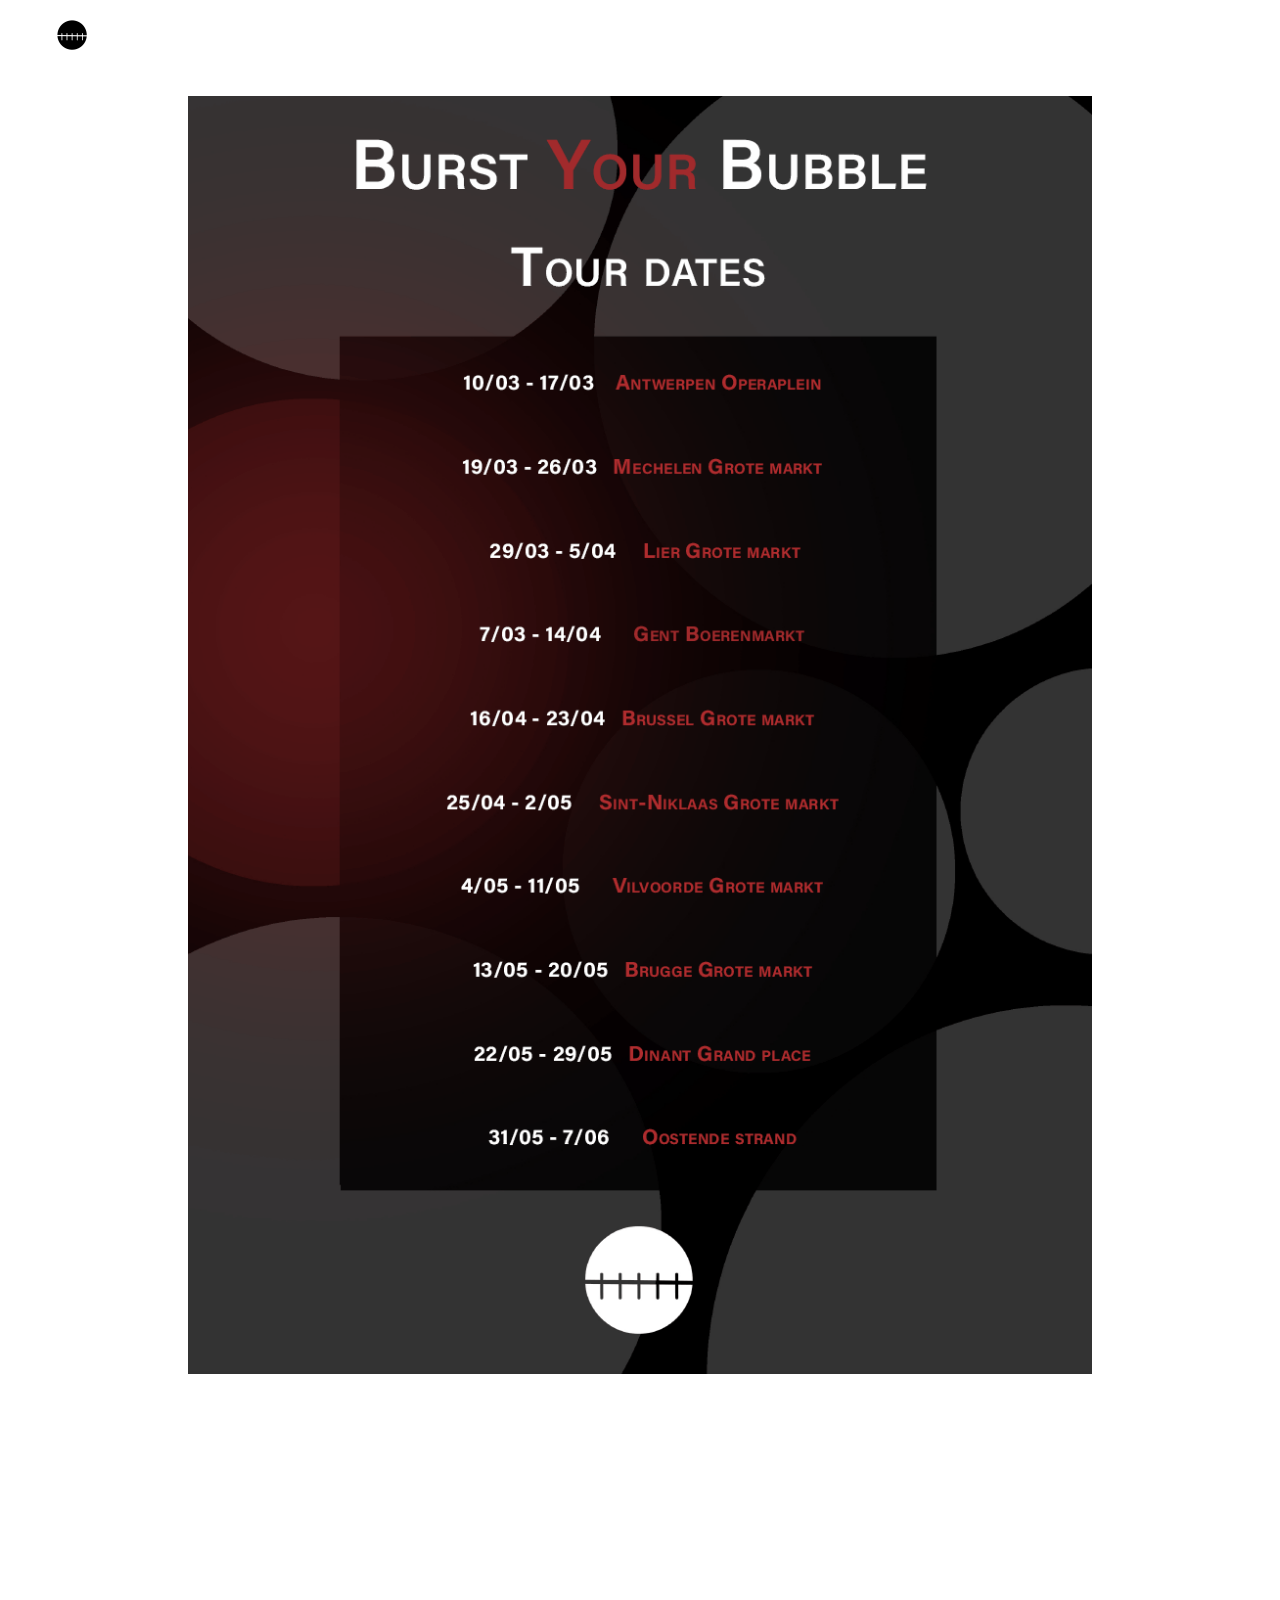
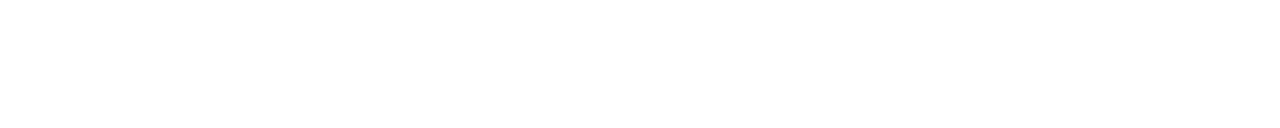
<file: page5.html>
<!DOCTYPE html>
<html  >
<head>
  <!-- Site made with Mobirise Website Builder v5.2.0, https://mobirise.com -->
  <meta charset="UTF-8">
  <meta http-equiv="X-UA-Compatible" content="IE=edge">
  <meta name="generator" content="Mobirise v5.2.0, mobirise.com">
  <meta name="viewport" content="width=device-width, initial-scale=1, minimum-scale=1">
  <link rel="shortcut icon" href="assets/images/byb-logo-96x96.png" type="image/x-icon">
  <meta name="description" content="">
  
  
  <title>TOUR</title>
  <link rel="stylesheet" href="assets/web/assets/mobirise-icons2/mobirise2.css">
  <link rel="stylesheet" href="assets/tether/tether.min.css">
  <link rel="stylesheet" href="assets/bootstrap/css/bootstrap.min.css">
  <link rel="stylesheet" href="assets/bootstrap/css/bootstrap-grid.min.css">
  <link rel="stylesheet" href="assets/bootstrap/css/bootstrap-reboot.min.css">
  <link rel="stylesheet" href="assets/animatecss/animate.css">
  <link rel="stylesheet" href="assets/dropdown/css/style.css">
  <link rel="stylesheet" href="assets/socicon/css/styles.css">
  <link rel="stylesheet" href="assets/theme/css/style.css">
  <link rel="preload" as="style" href="assets/mobirise/css/mbr-additional.css"><link rel="stylesheet" href="assets/mobirise/css/mbr-additional.css" type="text/css">
  
  
  
  
</head>
<body>
  
  <section class="menu menu1 cid-slpluQH6pF" once="menu" id="menu1-4e">
    

    <nav class="navbar navbar-dropdown navbar-expand-lg">
        <div class="container-fluid">
            <div class="navbar-brand">
                <span class="navbar-logo">
                    <a href="index.html">
                        <img src="assets/images/byb-logo-96x96.png" alt="Mobirise" style="height: 3rem;">
                    </a>
                </span>
                
            </div>
            
            
        </div>
    </nav>
</section>

<section class="image3 cid-siQXQbELoQ" id="image3-3a">
    

    

    <div class="container-fluid">
        <div class="row justify-content-center">
            <div class="col-12 col-lg-9">
                <div class="image-wrapper">
                    <img src="assets/images/schermafbeelding-2020-12-18-om-11.32.16-924x1306.png" alt="Mobirise">
                    
                </div>
            </div>
        </div>
    </div>
</section>

<section class="content12 cid-sjvN6cV4N2" id="content12-3d">
    
    <div class="container">
        <div class="row justify-content-center">
            <div class="col-md-12 col-lg-12">
                <div class="mbr-section-btn align-center"><a class="btn btn-black-outline display-4" href="page3.html"><span class="mobi-mbri mobi-mbri-arrow-prev mbr-iconfont mbr-iconfont-btn"></span></a>
                    <a class="btn btn-black-outline display-4" href="page4.html">BURST YOUR BUBBLE</a> <a class="btn btn-black-outline display-4" href="page1.html">REASONING</a>  <a class="btn btn-black-outline display-4" href="page3.html">CREATORS</a> <a class="btn btn-black-outline display-4" href="page6.html">SHOP</a> <a class="btn btn-black-outline display-4" href="page6.html"><span class="mobi-mbri mobi-mbri-arrow-next mbr-iconfont mbr-iconfont-btn" style="color: rgb(0, 0, 0);"></span></a></div>
            </div>
        </div>
    </div>
</section><section style="background-color: #fff; font-family: -apple-system, BlinkMacSystemFont, 'Segoe UI', 'Roboto', 'Helvetica Neue', Arial, sans-serif; color:#aaa; font-size:12px; padding: 0; align-items: center; display: flex;"><a href="https://mobirise.site/f" style="flex: 1 1; height: 3rem; padding-left: 1rem;"></a><p style="flex: 0 0 auto; margin:0; padding-right:1rem;">Built with <a href="https://mobirise.site/b" style="color:#aaa;">Mobirise</a> web templates</p></section><script src="assets/web/assets/jquery/jquery.min.js"></script>  <script src="assets/popper/popper.min.js"></script>  <script src="assets/tether/tether.min.js"></script>  <script src="assets/bootstrap/js/bootstrap.min.js"></script>  <script src="assets/smoothscroll/smooth-scroll.js"></script>  <script src="assets/viewportchecker/jquery.viewportchecker.js"></script>  <script src="assets/dropdown/js/nav-dropdown.js"></script>  <script src="assets/dropdown/js/navbar-dropdown.js"></script>  <script src="assets/touchswipe/jquery.touch-swipe.min.js"></script>  <script src="assets/theme/js/script.js"></script>  
  
  
  <input name="animation" type="hidden">
  </body>
</html>
</file>
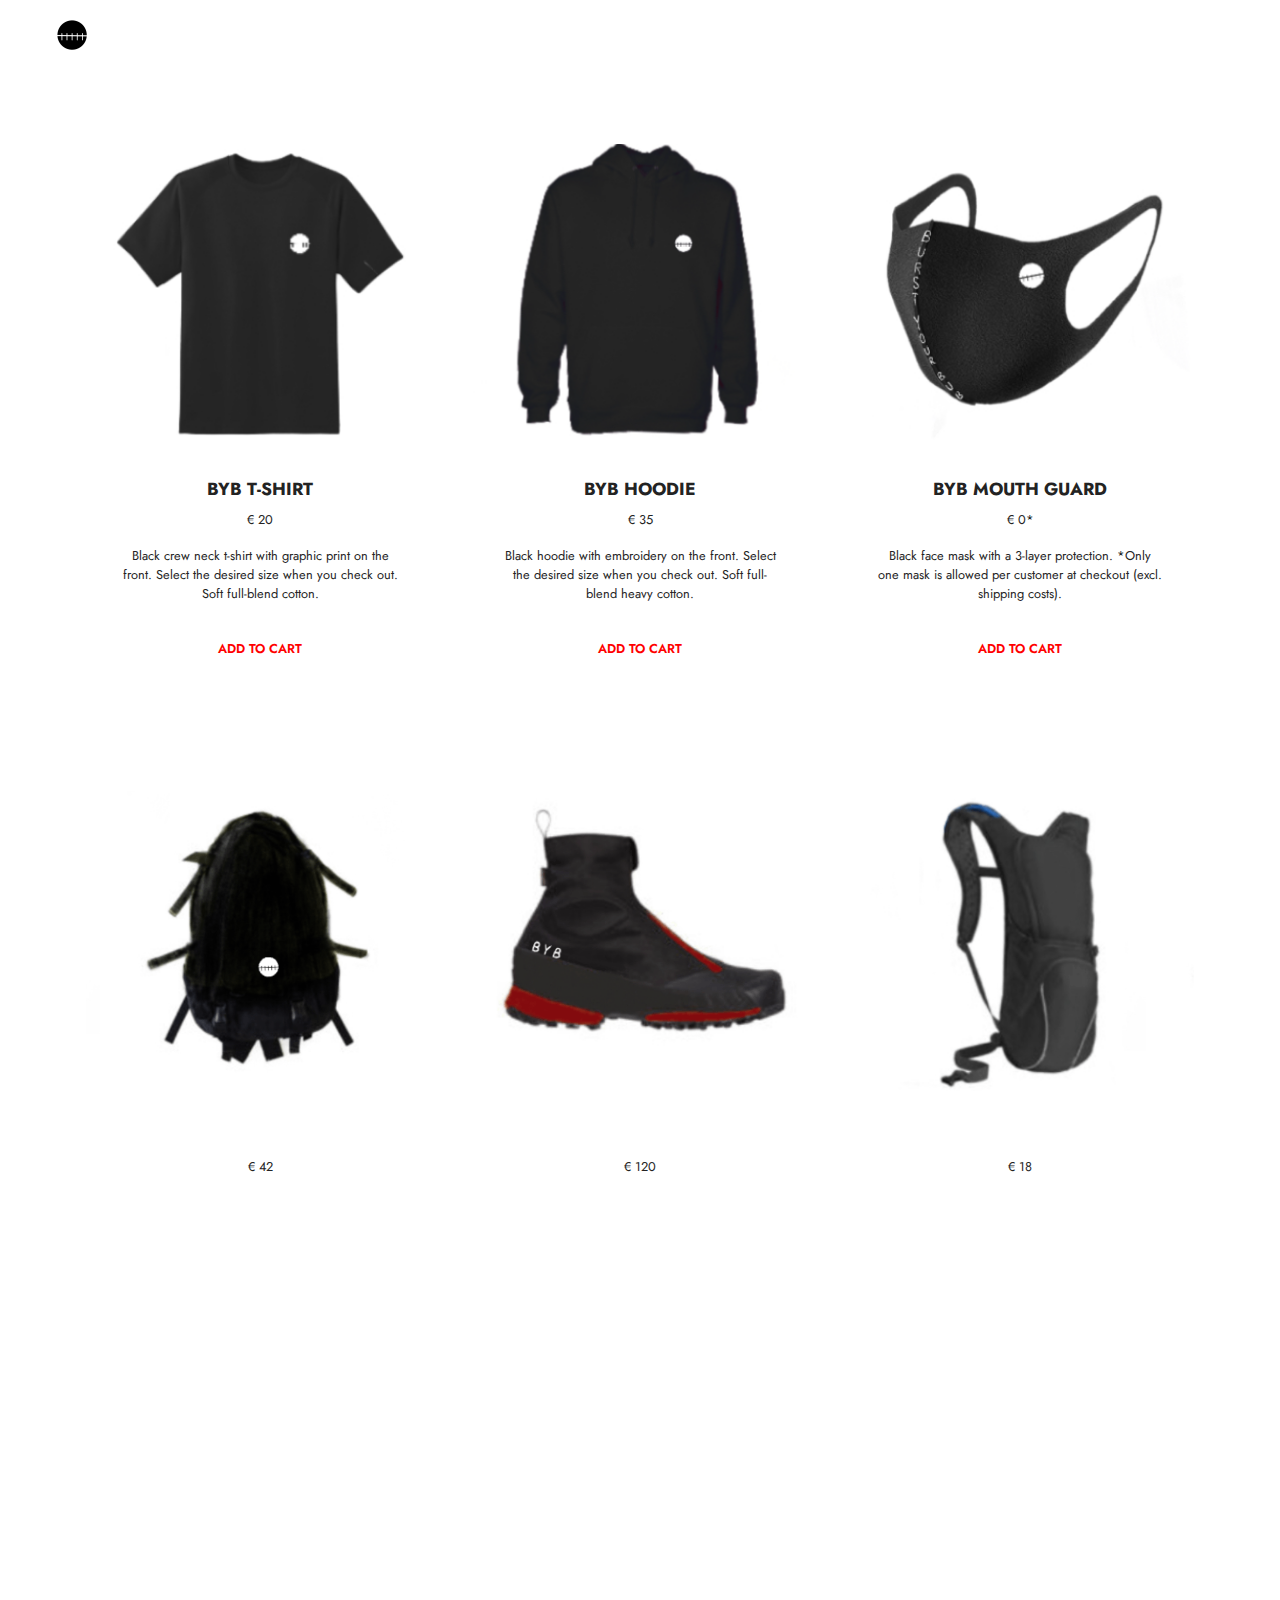
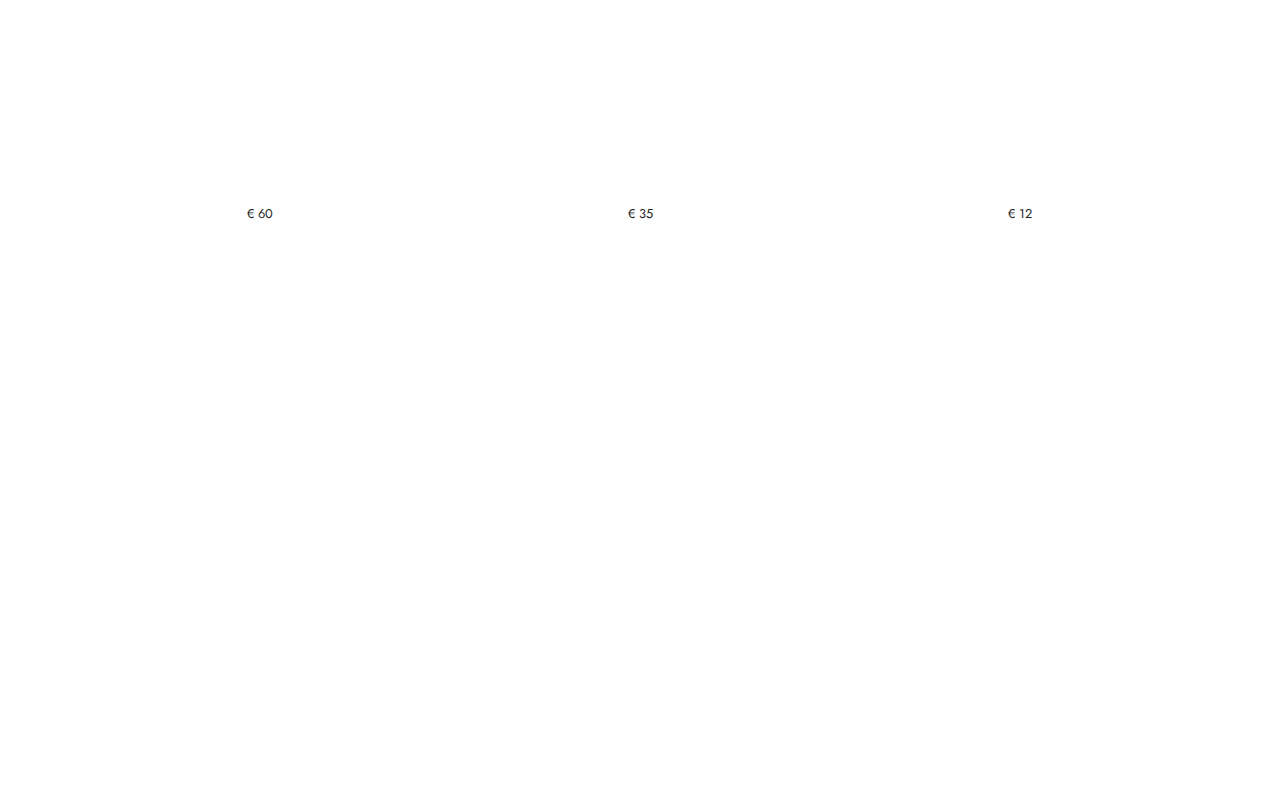
<file: page6.html>
<!DOCTYPE html>
<html  >
<head>
  <!-- Site made with Mobirise Website Builder v5.2.0, https://mobirise.com -->
  <meta charset="UTF-8">
  <meta http-equiv="X-UA-Compatible" content="IE=edge">
  <meta name="generator" content="Mobirise v5.2.0, mobirise.com">
  <meta name="viewport" content="width=device-width, initial-scale=1, minimum-scale=1">
  <link rel="shortcut icon" href="assets/images/byb-logo-96x96.png" type="image/x-icon">
  <meta name="description" content="">
  
  
  <title>SHOP</title>
  <link rel="stylesheet" href="assets/web/assets/mobirise-icons2/mobirise2.css">
  <link rel="stylesheet" href="assets/tether/tether.min.css">
  <link rel="stylesheet" href="assets/bootstrap/css/bootstrap.min.css">
  <link rel="stylesheet" href="assets/bootstrap/css/bootstrap-grid.min.css">
  <link rel="stylesheet" href="assets/bootstrap/css/bootstrap-reboot.min.css">
  <link rel="stylesheet" href="assets/animatecss/animate.css">
  <link rel="stylesheet" href="assets/dropdown/css/style.css">
  <link rel="stylesheet" href="assets/socicon/css/styles.css">
  <link rel="stylesheet" href="assets/theme/css/style.css">
  <link rel="preload" as="style" href="assets/mobirise/css/mbr-additional.css"><link rel="stylesheet" href="assets/mobirise/css/mbr-additional.css" type="text/css">
  
  
  
  
</head>
<body>
  
  <section class="menu menu1 cid-slpluQH6pF" once="menu" id="menu1-4e">
    

    <nav class="navbar navbar-dropdown navbar-expand-lg">
        <div class="container-fluid">
            <div class="navbar-brand">
                <span class="navbar-logo">
                    <a href="index.html">
                        <img src="assets/images/byb-logo-96x96.png" alt="Mobirise" style="height: 3rem;">
                    </a>
                </span>
                
            </div>
            
            
        </div>
    </nav>
</section>

<section class="content3 cid-skobmJDjQb" id="content3-3y">
    
    
    <div class="container">
        
        <div class="row mt-4">
            <div class="item features-image сol-12 col-md-6 col-lg-4">
                <div class="item-wrapper">
                    <div class="item-img">
                        <img src="assets/images/schermafbeelding-2020-12-27-om-18.50.56-314x358.png" alt="" title="">
                    </div>
                    <div class="item-content">
                        <h5 class="item-title mbr-fonts-style display-4"><strong>BYB T-SHIRT</strong></h5>
                        <h6 class="item-subtitle mbr-fonts-style mt-1 display-7">€ 20</h6>
                        <p class="mbr-text mbr-fonts-style mt-3 display-7">Black crew neck t-shirt with graphic print on the front. Select the desired size when you check out. Soft full-blend cotton.<br></p>
                    </div>
                    <div class="mbr-section-btn item-footer mt-2"><a href="" class="btn item-btn btn-danger-outline display-7" target="_blank">ADD TO CART</a></div>
                </div>
            </div>
            <div class="item features-image сol-12 col-md-6 col-lg-4">
                <div class="item-wrapper">
                    <div class="item-img">
                        <img src="assets/images/schermafbeelding-2020-12-27-om-18.51.01-346x382.png" alt="" title="">
                    </div>
                    <div class="item-content">
                        <h5 class="item-title mbr-fonts-style display-4"><strong>BYB HOODIE</strong></h5>
                        <h6 class="item-subtitle mbr-fonts-style mt-1 display-7">€ 35</h6>
                        <p class="mbr-text mbr-fonts-style mt-3 display-7">Black hoodie with embroidery on the front. Select the desired size when you check out. Soft full-blend heavy cotton.<br></p>
                    </div>
                    <div class="mbr-section-btn item-footer mt-2"><a href="" class="btn item-btn btn-danger-outline display-7" target="_blank">ADD TO CART</a></div>
                </div>
            </div>
            <div class="item features-image сol-12 col-md-6 col-lg-4">
                <div class="item-wrapper">
                    <div class="item-img">
                        <img src="assets/images/schermafbeelding-2020-12-27-om-18.51.13-340x342.png" alt="" title="">
                    </div>
                    <div class="item-content">
                        <h5 class="item-title mbr-fonts-style display-4"><strong>BYB MOUTH GUARD</strong></h5>
                        <h6 class="item-subtitle mbr-fonts-style mt-1 display-7">€ 0*</h6>
                        <p class="mbr-text mbr-fonts-style mt-3 display-7">Black face mask with a 3-layer protection. *Only one mask is allowed per customer at checkout (excl. shipping costs).<br></p>
                    </div>
                    <div class="mbr-section-btn item-footer mt-2"><a href="" class="btn item-btn btn-danger-outline display-7" target="_blank">ADD TO CART</a></div>
                </div>
            </div>

        </div>
    </div>
</section>

<section class="content3 cid-skobodMHgW" id="content3-3z">
    
    
    <div class="container">
        
        <div class="row mt-4">
            <div class="item features-image сol-12 col-md-6 col-lg-4">
                <div class="item-wrapper">
                    <div class="item-img">
                        <img src="assets/images/schermafbeelding-2020-12-27-om-18.55.05-458x482.png" alt="" title="">
                    </div>
                    <div class="item-content">
                        <h5 class="item-title mbr-fonts-style display-4"><strong>BYB BACKPACK</strong></h5>
                        <h6 class="item-subtitle mbr-fonts-style mt-1 display-7">€ 42</h6>
                        <p class="mbr-text mbr-fonts-style mt-3 display-7">High quality black backpack with embroidery on the front. One size only. Polyester with PU backing. Volume of 26 liter.<br></p>
                    </div>
                    <div class="mbr-section-btn item-footer mt-2"><a href="" class="btn item-btn btn-danger-outline display-7" target="_blank">ADD TO CART</a></div>
                </div>
            </div>
            <div class="item features-image сol-12 col-md-6 col-lg-4">
                <div class="item-wrapper">
                    <div class="item-img">
                        <img src="assets/images/schermafbeelding-2020-12-27-om-18.51.18-398x368.png" alt="" title="">
                    </div>
                    <div class="item-content">
                        <h5 class="item-title mbr-fonts-style display-4"><strong>BYB WINTER BOOTS</strong></h5>
                        <h6 class="item-subtitle mbr-fonts-style mt-1 display-7">€ 120</h6>
                        <p class="mbr-text mbr-fonts-style mt-3 display-7">Water-resistant black boots with high quality upper. Select the desired size when you check out. Fabric, polyester with natural rubber lining.<br></p>
                    </div>
                    <div class="mbr-section-btn item-footer mt-2"><a href="" class="btn item-btn btn-danger-outline display-7" target="_blank">ADD TO CART</a></div>
                </div>
            </div>
            <div class="item features-image сol-12 col-md-6 col-lg-4">
                <div class="item-wrapper">
                    <div class="item-img">
                        <img src="assets/images/schermafbeelding-2020-12-27-om-18.55.52-424x484.png" alt="" title="">
                    </div>
                    <div class="item-content">
                        <h5 class="item-title mbr-fonts-style display-4"><strong>BYB CROSS-BODY</strong></h5>
                        <h6 class="item-subtitle mbr-fonts-style mt-1 display-7">€ 18</h6>
                        <p class="mbr-text mbr-fonts-style mt-3 display-7">High quality black cross-body backpack with waterproof base and metal zippers. One size only. Volume of 14 liter.<br></p>
                    </div>
                    <div class="mbr-section-btn item-footer mt-2"><a href="" class="btn item-btn btn-danger-outline display-7" target="_blank">ADD TO CART</a></div>
                </div>
            </div>

        </div>
    </div>
</section>

<section class="content3 cid-skodqD4RT1" id="content3-42">
    
    
    <div class="container">
        
        <div class="row mt-4">
            <div class="item features-image сol-12 col-md-6 col-lg-4">
                <div class="item-wrapper">
                    <div class="item-img">
                        <img src="assets/images/schermafbeelding-2020-12-27-om-18.58.25-382x456.png" alt="" title="">
                    </div>
                    <div class="item-content">
                        <h5 class="item-title mbr-fonts-style display-4"><strong>BYB HELMET</strong></h5>
                        <h6 class="item-subtitle mbr-fonts-style mt-1 display-7">€ 60</h6>
                        <p class="mbr-text mbr-fonts-style mt-3 display-7">Designed for urban city riding, dual certified. Lightweight red helmet available in three sizes (S, M, and L).</p>
                    </div>
                    <div class="mbr-section-btn item-footer mt-2"><a href="" class="btn item-btn btn-danger-outline display-7" target="_blank">ADD TO CART</a></div>
                </div>
            </div>
            <div class="item features-image сol-12 col-md-6 col-lg-4">
                <div class="item-wrapper">
                    <div class="item-img">
                        <img src="assets/images/schermafbeelding-2020-12-27-om-18.58.19-388x418.png" alt="" title="">
                    </div>
                    <div class="item-content">
                        <h5 class="item-title mbr-fonts-style display-4"><strong>BYB CUPS</strong></h5>
                        <h6 class="item-subtitle mbr-fonts-style mt-1 display-7">€ 35</h6>
                        <p class="mbr-text mbr-fonts-style mt-3 display-7">Comes in a set of four cups, each individualy sealed and packed with recycled plastic bubblewrap. Volume of 120ml.<br>
                        </p>
                    </div>
                    <div class="mbr-section-btn item-footer mt-2"><a href="" class="btn item-btn btn-danger-outline display-7" target="_blank">ADD TO CART</a></div>
                </div>
            </div>
            <div class="item features-image сol-12 col-md-6 col-lg-4">
                <div class="item-wrapper">
                    <div class="item-img">
                        <img src="assets/images/schermafbeelding-2020-12-27-om-18.58.10-388x472.png" alt="" title="">
                    </div>
                    <div class="item-content">
                        <h5 class="item-title mbr-fonts-style display-4"><strong>BYB WATER BOTTLE</strong></h5>
                        <h6 class="item-subtitle mbr-fonts-style mt-1 display-7">€ 12</h6>
                        <p class="mbr-text mbr-fonts-style mt-3 display-7">Compact water bottle easy for on the go. Made from recycled plastic, BPA free, and dishwasher safe. Volume of 500ml.</p>
                    </div>
                    <div class="mbr-section-btn item-footer mt-2"><a href="" class="btn item-btn btn-danger-outline display-7" target="_blank">ADD TO CART</a></div>
                </div>
            </div>

        </div>
    </div>
</section>

<section class="content12 cid-skocRbnD9G" id="content12-41">
    
    <div class="container">
        <div class="row justify-content-center">
            <div class="col-md-12 col-lg-12">
                <div class="mbr-section-btn align-center"><a class="btn btn-black-outline display-4" href="page5.html"><span class="mobi-mbri mobi-mbri-arrow-prev mbr-iconfont mbr-iconfont-btn"></span></a>
                    <a class="btn btn-black-outline display-4" href="page4.html">BURST YOUR BUBBLE</a> <a class="btn btn-black-outline display-4" href="page1.html">REASONING</a> <a class="btn btn-black-outline display-4" href="page3.html">CREATORS</a>  <a class="btn btn-black-outline display-4" href="page5.html">TOUR</a>  <a class="btn btn-black-outline display-4" href="page2.html"><span class="mobi-mbri mobi-mbri-arrow-next mbr-iconfont mbr-iconfont-btn" style="color: rgb(0, 0, 0);"></span></a></div>
            </div>
        </div>
    </div>
</section><section style="background-color: #fff; font-family: -apple-system, BlinkMacSystemFont, 'Segoe UI', 'Roboto', 'Helvetica Neue', Arial, sans-serif; color:#aaa; font-size:12px; padding: 0; align-items: center; display: flex;"><a href="https://mobirise.site/s" style="flex: 1 1; height: 3rem; padding-left: 1rem;"></a><p style="flex: 0 0 auto; margin:0; padding-right:1rem;"><a href="https://mobirise.site/r" style="color:#aaa;">This site</a> was started with Mobirise templates</p></section><script src="assets/web/assets/jquery/jquery.min.js"></script>  <script src="assets/popper/popper.min.js"></script>  <script src="assets/tether/tether.min.js"></script>  <script src="assets/bootstrap/js/bootstrap.min.js"></script>  <script src="assets/smoothscroll/smooth-scroll.js"></script>  <script src="assets/viewportchecker/jquery.viewportchecker.js"></script>  <script src="assets/dropdown/js/nav-dropdown.js"></script>  <script src="assets/dropdown/js/navbar-dropdown.js"></script>  <script src="assets/touchswipe/jquery.touch-swipe.min.js"></script>  <script src="assets/theme/js/script.js"></script>  
  
  
  <input name="animation" type="hidden">
  </body>
</html>
</file>
<file: assets/dropdown/css/style.css>
.navbar-dropdown {
  left: 0;
  padding: 0;
  position: absolute;
  right: 0;
  top: 0;
  transition: all 0.45s ease;
  z-index: 1030;
  background: #282828; }
  .navbar-dropdown .navbar-logo {
    margin-right: 0.8rem;
    transition: margin 0.3s ease-in-out;
    vertical-align: middle; }
    .navbar-dropdown .navbar-logo img {
      height: 3.125rem;
      transition: all 0.3s ease-in-out; }
    .navbar-dropdown .navbar-logo.mbr-iconfont {
      font-size: 3.125rem;
      line-height: 3.125rem; }
  .navbar-dropdown .navbar-caption {
    font-weight: 700;
    white-space: normal;
    vertical-align: -4px;
    line-height: 3.125rem !important; }
    .navbar-dropdown .navbar-caption, .navbar-dropdown .navbar-caption:hover {
      color: inherit;
      text-decoration: none; }
  .navbar-dropdown .mbr-iconfont + .navbar-caption {
    vertical-align: -1px; }
  .navbar-dropdown.navbar-fixed-top {
    position: fixed; }
  .navbar-dropdown .navbar-brand span {
    vertical-align: -4px; }
  .navbar-dropdown.bg-color.transparent {
    background: none; }
  .navbar-dropdown.navbar-short .navbar-brand {
    padding: 0.625rem 0; }
    .navbar-dropdown.navbar-short .navbar-brand span {
      vertical-align: -1px; }
  .navbar-dropdown.navbar-short .navbar-caption {
    line-height: 2.375rem !important;
    vertical-align: -2px; }
  .navbar-dropdown.navbar-short .navbar-logo {
    margin-right: 0.5rem; }
    .navbar-dropdown.navbar-short .navbar-logo img {
      height: 2.375rem; }
    .navbar-dropdown.navbar-short .navbar-logo.mbr-iconfont {
      font-size: 2.375rem;
      line-height: 2.375rem; }
  .navbar-dropdown.navbar-short .mbr-table-cell {
    height: 3.625rem; }
  .navbar-dropdown .navbar-close {
    left: 0.6875rem;
    position: fixed;
    top: 0.75rem;
    z-index: 1000; }
  .navbar-dropdown .hamburger-icon {
    content: "";
    display: inline-block;
    vertical-align: middle;
    width: 16px;
    -webkit-box-shadow: 0 -6px 0 1px #282828,0 0 0 1px #282828,0 6px 0 1px #282828;
    -moz-box-shadow: 0 -6px 0 1px #282828,0 0 0 1px #282828,0 6px 0 1px #282828;
    box-shadow: 0 -6px 0 1px #282828,0 0 0 1px #282828,0 6px 0 1px #282828; }

.dropdown-menu .dropdown-toggle[data-toggle="dropdown-submenu"]::after {
  border-bottom: 0.35em solid transparent;
  border-left: 0.35em solid;
  border-right: 0;
  border-top: 0.35em solid transparent;
  margin-left: 0.3rem; }

.dropdown-menu .dropdown-item:focus {
  outline: 0; }

.nav-dropdown {
  font-size: 0.75rem;
  font-weight: 500;
  height: auto !important; }
  .nav-dropdown .nav-btn {
    padding-left: 1rem; }
  .nav-dropdown .link {
    margin: .667em 1.667em;
    font-weight: 500;
    padding: 0;
    transition: color .2s ease-in-out; }
    .nav-dropdown .link.dropdown-toggle {
      margin-right: 2.583em; }
      .nav-dropdown .link.dropdown-toggle::after {
        margin-left: .25rem;
        border-top: 0.35em solid;
        border-right: 0.35em solid transparent;
        border-left: 0.35em solid transparent;
        border-bottom: 0; }
      .nav-dropdown .link.dropdown-toggle[aria-expanded="true"] {
        margin: 0;
        padding: 0.667em 3.263em  0.667em 1.667em; }
  .nav-dropdown .link::after,
  .nav-dropdown .dropdown-item::after {
    color: inherit; }
  .nav-dropdown .btn {
    font-size: 0.75rem;
    font-weight: 700;
    letter-spacing: 0;
    margin-bottom: 0;
    padding-left: 1.25rem;
    padding-right: 1.25rem; }
  .nav-dropdown .dropdown-menu {
    border-radius: 0;
    border: 0;
    left: 0;
    margin: 0;
    padding-bottom: 1.25rem;
    padding-top: 1.25rem;
    position: relative; }
  .nav-dropdown .dropdown-submenu {
    margin-left: 0.125rem;
    top: 0; }
  .nav-dropdown .dropdown-item {
    font-weight: 500;
    line-height: 2;
    padding: 0.3846em 4.615em 0.3846em 1.5385em;
    position: relative;
    transition: color .2s ease-in-out, background-color .2s ease-in-out; }
    .nav-dropdown .dropdown-item::after {
      margin-top: -0.3077em;
      position: absolute;
      right: 1.1538em;
      top: 50%; }
    .nav-dropdown .dropdown-item:focus, .nav-dropdown .dropdown-item:hover {
      background: none; }

@media (max-width: 767px) {
  .nav-dropdown.navbar-toggleable-sm {
    bottom: 0;
    display: none;
    left: 0;
    overflow-x: hidden;
    position: fixed;
    top: 0;
    transform: translateX(-100%);
    -ms-transform: translateX(-100%);
    -webkit-transform: translateX(-100%);
    width: 18.75rem;
    z-index: 999; } }
.nav-dropdown.navbar-toggleable-xl {
  bottom: 0;
  display: none;
  left: 0;
  overflow-x: hidden;
  position: fixed;
  top: 0;
  transform: translateX(-100%);
  -ms-transform: translateX(-100%);
  -webkit-transform: translateX(-100%);
  width: 18.75rem;
  z-index: 999; }

.nav-dropdown-sm {
  display: block !important;
  overflow-x: hidden;
  overflow: auto;
  padding-top: 3.875rem; }
  .nav-dropdown-sm::after {
    content: "";
    display: block;
    height: 3rem;
    width: 100%; }
  .nav-dropdown-sm.collapse.in ~ .navbar-close {
    display: block !important; }
  .nav-dropdown-sm.collapsing, .nav-dropdown-sm.collapse.in {
    transform: translateX(0);
    -ms-transform: translateX(0);
    -webkit-transform: translateX(0);
    transition: all 0.25s ease-out;
    -webkit-transition: all 0.25s ease-out;
    background: #282828; }
  .nav-dropdown-sm.collapsing[aria-expanded="false"] {
    transform: translateX(-100%);
    -ms-transform: translateX(-100%);
    -webkit-transform: translateX(-100%); }
  .nav-dropdown-sm .nav-item {
    display: block;
    margin-left: 0 !important;
    padding-left: 0; }
  .nav-dropdown-sm .link,
  .nav-dropdown-sm .dropdown-item {
    border-top: 1px dotted rgba(255, 255, 255, 0.1);
    font-size: 0.8125rem;
    line-height: 1.6;
    margin: 0 !important;
    padding: 0.875rem 2.4rem 0.875rem 1.5625rem !important;
    position: relative;
    white-space: normal; }
    .nav-dropdown-sm .link:focus, .nav-dropdown-sm .link:hover,
    .nav-dropdown-sm .dropdown-item:focus,
    .nav-dropdown-sm .dropdown-item:hover {
      background: rgba(0, 0, 0, 0.2) !important;
      color: #c0a375; }
  .nav-dropdown-sm .nav-btn {
    position: relative;
    padding: 1.5625rem 1.5625rem 0 1.5625rem; }
    .nav-dropdown-sm .nav-btn::before {
      border-top: 1px dotted rgba(255, 255, 255, 0.1);
      content: "";
      left: 0;
      position: absolute;
      top: 0;
      width: 100%; }
    .nav-dropdown-sm .nav-btn + .nav-btn {
      padding-top: 0.625rem; }
      .nav-dropdown-sm .nav-btn + .nav-btn::before {
        display: none; }
  .nav-dropdown-sm .btn {
    padding: 0.625rem 0; }
  .nav-dropdown-sm .dropdown-toggle[data-toggle="dropdown-submenu"]::after {
    margin-left: .25rem;
    border-top: 0.35em solid;
    border-right: 0.35em solid transparent;
    border-left: 0.35em solid transparent;
    border-bottom: 0; }
  .nav-dropdown-sm .dropdown-toggle[data-toggle="dropdown-submenu"][aria-expanded="true"]::after {
    border-top: 0;
    border-right: 0.35em solid transparent;
    border-left: 0.35em solid transparent;
    border-bottom: 0.35em solid; }
  .nav-dropdown-sm .dropdown-menu {
    margin: 0;
    padding: 0;
    position: relative;
    top: 0;
    left: 0;
    width: 100%;
    border: 0;
    float: none;
    border-radius: 0;
    background: none; }
  .nav-dropdown-sm .dropdown-submenu {
    left: 100%;
    margin-left: 0.125rem;
    margin-top: -1.25rem;
    top: 0; }

.navbar-toggleable-sm .nav-dropdown .dropdown-menu {
  position: absolute; }

.navbar-toggleable-sm .nav-dropdown .dropdown-submenu {
  left: 100%;
  margin-left: 0.125rem;
  margin-top: -1.25rem;
  top: 0; }

.navbar-toggleable-sm.opened .nav-dropdown .dropdown-menu {
  position: relative; }

.navbar-toggleable-sm.opened .nav-dropdown .dropdown-submenu {
  left: 0;
  margin-left: 00rem;
  margin-top: 0rem;
  top: 0; }

.is-builder .nav-dropdown.collapsing {
  transition: none !important; }

/*# sourceMappingURL=style.css.map */
</file>
<file: assets/socicon/css/styles.css>
@charset "UTF-8";

@font-face {
  font-family: 'Socicon';
  src:  url('../fonts/socicon.eot');
  src:  url('../fonts/socicon.eot?#iefix') format('embedded-opentype'),
    url('../fonts/socicon.woff2') format('woff2'),
    url('../fonts/socicon.ttf') format('truetype'),
    url('../fonts/socicon.woff') format('woff'),
    url('../fonts/socicon.svg#socicon') format('svg');
  font-weight: normal;
  font-style: normal;
}

[data-icon]:before {
  font-family: "socicon" !important;
  content: attr(data-icon);
  font-style: normal !important;
  font-weight: normal !important;
  font-variant: normal !important;
  text-transform: none !important;
  speak: none;
  line-height: 1;
  -webkit-font-smoothing: antialiased;
  -moz-osx-font-smoothing: grayscale;
}

[class^="socicon-"], [class*=" socicon-"] {
  /* use !important to prevent issues with browser extensions that change fonts */
  font-family: 'Socicon' !important;
  speak: none;
  font-style: normal;
  font-weight: normal;
  font-variant: normal;
  text-transform: none;
  line-height: 1;

  /* Better Font Rendering =========== */
  -webkit-font-smoothing: antialiased;
  -moz-osx-font-smoothing: grayscale;
}

.socicon-eitaa:before {
  content: "\e97c";
}
.socicon-soroush:before {
  content: "\e97d";
}
.socicon-bale:before {
  content: "\e97e";
}
.socicon-zazzle:before {
  content: "\e97b";
}
.socicon-society6:before {
  content: "\e97a";
}
.socicon-redbubble:before {
  content: "\e979";
}
.socicon-avvo:before {
  content: "\e978";
}
.socicon-stitcher:before {
  content: "\e977";
}
.socicon-googlehangouts:before {
  content: "\e974";
}
.socicon-dlive:before {
  content: "\e975";
}
.socicon-vsco:before {
  content: "\e976";
}
.socicon-flipboard:before {
  content: "\e973";
}
.socicon-ubuntu:before {
  content: "\e958";
}
.socicon-artstation:before {
  content: "\e959";
}
.socicon-invision:before {
  content: "\e95a";
}
.socicon-torial:before {
  content: "\e95b";
}
.socicon-collectorz:before {
  content: "\e95c";
}
.socicon-seenthis:before {
  content: "\e95d";
}
.socicon-googleplaymusic:before {
  content: "\e95e";
}
.socicon-debian:before {
  content: "\e95f";
}
.socicon-filmfreeway:before {
  content: "\e960";
}
.socicon-gnome:before {
  content: "\e961";
}
.socicon-itchio:before {
  content: "\e962";
}
.socicon-jamendo:before {
  content: "\e963";
}
.socicon-mix:before {
  content: "\e964";
}
.socicon-sharepoint:before {
  content: "\e965";
}
.socicon-tinder:before {
  content: "\e966";
}
.socicon-windguru:before {
  content: "\e967";
}
.socicon-cdbaby:before {
  content: "\e968";
}
.socicon-elementaryos:before {
  content: "\e969";
}
.socicon-stage32:before {
  content: "\e96a";
}
.socicon-tiktok:before {
  content: "\e96b";
}
.socicon-gitter:before {
  content: "\e96c";
}
.socicon-letterboxd:before {
  content: "\e96d";
}
.socicon-threema:before {
  content: "\e96e";
}
.socicon-splice:before {
  content: "\e96f";
}
.socicon-metapop:before {
  content: "\e970";
}
.socicon-naver:before {
  content: "\e971";
}
.socicon-remote:before {
  content: "\e972";
}
.socicon-internet:before {
  content: "\e957";
}
.socicon-moddb:before {
  content: "\e94b";
}
.socicon-indiedb:before {
  content: "\e94c";
}
.socicon-traxsource:before {
  content: "\e94d";
}
.socicon-gamefor:before {
  content: "\e94e";
}
.socicon-pixiv:before {
  content: "\e94f";
}
.socicon-myanimelist:before {
  content: "\e950";
}
.socicon-blackberry:before {
  content: "\e951";
}
.socicon-wickr:before {
  content: "\e952";
}
.socicon-spip:before {
  content: "\e953";
}
.socicon-napster:before {
  content: "\e954";
}
.socicon-beatport:before {
  content: "\e955";
}
.socicon-hackerone:before {
  content: "\e956";
}
.socicon-hackernews:before {
  content: "\e946";
}
.socicon-smashwords:before {
  content: "\e947";
}
.socicon-kobo:before {
  content: "\e948";
}
.socicon-bookbub:before {
  content: "\e949";
}
.socicon-mailru:before {
  content: "\e94a";
}
.socicon-gitlab:before {
  content: "\e945";
}
.socicon-instructables:before {
  content: "\e944";
}
.socicon-portfolio:before {
  content: "\e943";
}
.socicon-codered:before {
  content: "\e940";
}
.socicon-origin:before {
  content: "\e941";
}
.socicon-nextdoor:before {
  content: "\e942";
}
.socicon-udemy:before {
  content: "\e93f";
}
.socicon-livemaster:before {
  content: "\e93e";
}
.socicon-crunchbase:before {
  content: "\e93b";
}
.socicon-homefy:before {
  content: "\e93c";
}
.socicon-calendly:before {
  content: "\e93d";
}
.socicon-realtor:before {
  content: "\e90f";
}
.socicon-tidal:before {
  content: "\e910";
}
.socicon-qobuz:before {
  content: "\e911";
}
.socicon-natgeo:before {
  content: "\e912";
}
.socicon-mastodon:before {
  content: "\e913";
}
.socicon-unsplash:before {
  content: "\e914";
}
.socicon-homeadvisor:before {
  content: "\e915";
}
.socicon-angieslist:before {
  content: "\e916";
}
.socicon-codepen:before {
  content: "\e917";
}
.socicon-slack:before {
  content: "\e918";
}
.socicon-openaigym:before {
  content: "\e919";
}
.socicon-logmein:before {
  content: "\e91a";
}
.socicon-fiverr:before {
  content: "\e91b";
}
.socicon-gotomeeting:before {
  content: "\e91c";
}
.socicon-aliexpress:before {
  content: "\e91d";
}
.socicon-guru:before {
  content: "\e91e";
}
.socicon-appstore:before {
  content: "\e91f";
}
.socicon-homes:before {
  content: "\e920";
}
.socicon-zoom:before {
  content: "\e921";
}
.socicon-alibaba:before {
  content: "\e922";
}
.socicon-craigslist:before {
  content: "\e923";
}
.socicon-wix:before {
  content: "\e924";
}
.socicon-redfin:before {
  content: "\e925";
}
.socicon-googlecalendar:before {
  content: "\e926";
}
.socicon-shopify:before {
  content: "\e927";
}
.socicon-freelancer:before {
  content: "\e928";
}
.socicon-seedrs:before {
  content: "\e929";
}
.socicon-bing:before {
  content: "\e92a";
}
.socicon-doodle:before {
  content: "\e92b";
}
.socicon-bonanza:before {
  content: "\e92c";
}
.socicon-squarespace:before {
  content: "\e92d";
}
.socicon-toptal:before {
  content: "\e92e";
}
.socicon-gust:before {
  content: "\e92f";
}
.socicon-ask:before {
  content: "\e930";
}
.socicon-trulia:before {
  content: "\e931";
}
.socicon-loomly:before {
  content: "\e932";
}
.socicon-ghost:before {
  content: "\e933";
}
.socicon-upwork:before {
  content: "\e934";
}
.socicon-fundable:before {
  content: "\e935";
}
.socicon-booking:before {
  content: "\e936";
}
.socicon-googlemaps:before {
  content: "\e937";
}
.socicon-zillow:before {
  content: "\e938";
}
.socicon-niconico:before {
  content: "\e939";
}
.socicon-toneden:before {
  content: "\e93a";
}
.socicon-augment:before {
  content: "\e908";
}
.socicon-bitbucket:before {
  content: "\e909";
}
.socicon-fyuse:before {
  content: "\e90a";
}
.socicon-yt-gaming:before {
  content: "\e90b";
}
.socicon-sketchfab:before {
  content: "\e90c";
}
.socicon-mobcrush:before {
  content: "\e90d";
}
.socicon-microsoft:before {
  content: "\e90e";
}
.socicon-pandora:before {
  content: "\e907";
}
.socicon-messenger:before {
  content: "\e906";
}
.socicon-gamewisp:before {
  content: "\e905";
}
.socicon-bloglovin:before {
  content: "\e904";
}
.socicon-tunein:before {
  content: "\e903";
}
.socicon-gamejolt:before {
  content: "\e901";
}
.socicon-trello:before {
  content: "\e902";
}
.socicon-spreadshirt:before {
  content: "\e900";
}
.socicon-500px:before {
  content: "\e000";
}
.socicon-8tracks:before {
  content: "\e001";
}
.socicon-airbnb:before {
  content: "\e002";
}
.socicon-alliance:before {
  content: "\e003";
}
.socicon-amazon:before {
  content: "\e004";
}
.socicon-amplement:before {
  content: "\e005";
}
.socicon-android:before {
  content: "\e006";
}
.socicon-angellist:before {
  content: "\e007";
}
.socicon-apple:before {
  content: "\e008";
}
.socicon-appnet:before {
  content: "\e009";
}
.socicon-baidu:before {
  content: "\e00a";
}
.socicon-bandcamp:before {
  content: "\e00b";
}
.socicon-battlenet:before {
  content: "\e00c";
}
.socicon-mixer:before {
  content: "\e00d";
}
.socicon-bebee:before {
  content: "\e00e";
}
.socicon-bebo:before {
  content: "\e00f";
}
.socicon-behance:before {
  content: "\e010";
}
.socicon-blizzard:before {
  content: "\e011";
}
.socicon-blogger:before {
  content: "\e012";
}
.socicon-buffer:before {
  content: "\e013";
}
.socicon-chrome:before {
  content: "\e014";
}
.socicon-coderwall:before {
  content: "\e015";
}
.socicon-curse:before {
  content: "\e016";
}
.socicon-dailymotion:before {
  content: "\e017";
}
.socicon-deezer:before {
  content: "\e018";
}
.socicon-delicious:before {
  content: "\e019";
}
.socicon-deviantart:before {
  content: "\e01a";
}
.socicon-diablo:before {
  content: "\e01b";
}
.socicon-digg:before {
  content: "\e01c";
}
.socicon-discord:before {
  content: "\e01d";
}
.socicon-disqus:before {
  content: "\e01e";
}
.socicon-douban:before {
  content: "\e01f";
}
.socicon-draugiem:before {
  content: "\e020";
}
.socicon-dribbble:before {
  content: "\e021";
}
.socicon-drupal:before {
  content: "\e022";
}
.socicon-ebay:before {
  content: "\e023";
}
.socicon-ello:before {
  content: "\e024";
}
.socicon-endomodo:before {
  content: "\e025";
}
.socicon-envato:before {
  content: "\e026";
}
.socicon-etsy:before {
  content: "\e027";
}
.socicon-facebook:before {
  content: "\e028";
}
.socicon-feedburner:before {
  content: "\e029";
}
.socicon-filmweb:before {
  content: "\e02a";
}
.socicon-firefox:before {
  content: "\e02b";
}
.socicon-flattr:before {
  content: "\e02c";
}
.socicon-flickr:before {
  content: "\e02d";
}
.socicon-formulr:before {
  content: "\e02e";
}
.socicon-forrst:before {
  content: "\e02f";
}
.socicon-foursquare:before {
  content: "\e030";
}
.socicon-friendfeed:before {
  content: "\e031";
}
.socicon-github:before {
  content: "\e032";
}
.socicon-goodreads:before {
  content: "\e033";
}
.socicon-google:before {
  content: "\e034";
}
.socicon-googlescholar:before {
  content: "\e035";
}
.socicon-googlegroups:before {
  content: "\e036";
}
.socicon-googlephotos:before {
  content: "\e037";
}
.socicon-googleplus:before {
  content: "\e038";
}
.socicon-grooveshark:before {
  content: "\e039";
}
.socicon-hackerrank:before {
  content: "\e03a";
}
.socicon-hearthstone:before {
  content: "\e03b";
}
.socicon-hellocoton:before {
  content: "\e03c";
}
.socicon-heroes:before {
  content: "\e03d";
}
.socicon-smashcast:before {
  content: "\e03e";
}
.socicon-horde:before {
  content: "\e03f";
}
.socicon-houzz:before {
  content: "\e040";
}
.socicon-icq:before {
  content: "\e041";
}
.socicon-identica:before {
  content: "\e042";
}
.socicon-imdb:before {
  content: "\e043";
}
.socicon-instagram:before {
  content: "\e044";
}
.socicon-issuu:before {
  content: "\e045";
}
.socicon-istock:before {
  content: "\e046";
}
.socicon-itunes:before {
  content: "\e047";
}
.socicon-keybase:before {
  content: "\e048";
}
.socicon-lanyrd:before {
  content: "\e049";
}
.socicon-lastfm:before {
  content: "\e04a";
}
.socicon-line:before {
  content: "\e04b";
}
.socicon-linkedin:before {
  content: "\e04c";
}
.socicon-livejournal:before {
  content: "\e04d";
}
.socicon-lyft:before {
  content: "\e04e";
}
.socicon-macos:before {
  content: "\e04f";
}
.socicon-mail:before {
  content: "\e050";
}
.socicon-medium:before {
  content: "\e051";
}
.socicon-meetup:before {
  content: "\e052";
}
.socicon-mixcloud:before {
  content: "\e053";
}
.socicon-modelmayhem:before {
  content: "\e054";
}
.socicon-mumble:before {
  content: "\e055";
}
.socicon-myspace:before {
  content: "\e056";
}
.socicon-newsvine:before {
  content: "\e057";
}
.socicon-nintendo:before {
  content: "\e058";
}
.socicon-npm:before {
  content: "\e059";
}
.socicon-odnoklassniki:before {
  content: "\e05a";
}
.socicon-openid:before {
  content: "\e05b";
}
.socicon-opera:before {
  content: "\e05c";
}
.socicon-outlook:before {
  content: "\e05d";
}
.socicon-overwatch:before {
  content: "\e05e";
}
.socicon-patreon:before {
  content: "\e05f";
}
.socicon-paypal:before {
  content: "\e060";
}
.socicon-periscope:before {
  content: "\e061";
}
.socicon-persona:before {
  content: "\e062";
}
.socicon-pinterest:before {
  content: "\e063";
}
.socicon-play:before {
  content: "\e064";
}
.socicon-player:before {
  content: "\e065";
}
.socicon-playstation:before {
  content: "\e066";
}
.socicon-pocket:before {
  content: "\e067";
}
.socicon-qq:before {
  content: "\e068";
}
.socicon-quora:before {
  content: "\e069";
}
.socicon-raidcall:before {
  content: "\e06a";
}
.socicon-ravelry:before {
  content: "\e06b";
}
.socicon-reddit:before {
  content: "\e06c";
}
.socicon-renren:before {
  content: "\e06d";
}
.socicon-researchgate:before {
  content: "\e06e";
}
.socicon-residentadvisor:before {
  content: "\e06f";
}
.socicon-reverbnation:before {
  content: "\e070";
}
.socicon-rss:before {
  content: "\e071";
}
.socicon-sharethis:before {
  content: "\e072";
}
.socicon-skype:before {
  content: "\e073";
}
.socicon-slideshare:before {
  content: "\e074";
}
.socicon-smugmug:before {
  content: "\e075";
}
.socicon-snapchat:before {
  content: "\e076";
}
.socicon-songkick:before {
  content: "\e077";
}
.socicon-soundcloud:before {
  content: "\e078";
}
.socicon-spotify:before {
  content: "\e079";
}
.socicon-stackexchange:before {
  content: "\e07a";
}
.socicon-stackoverflow:before {
  content: "\e07b";
}
.socicon-starcraft:before {
  content: "\e07c";
}
.socicon-stayfriends:before {
  content: "\e07d";
}
.socicon-steam:before {
  content: "\e07e";
}
.socicon-storehouse:before {
  content: "\e07f";
}
.socicon-strava:before {
  content: "\e080";
}
.socicon-streamjar:before {
  content: "\e081";
}
.socicon-stumbleupon:before {
  content: "\e082";
}
.socicon-swarm:before {
  content: "\e083";
}
.socicon-teamspeak:before {
  content: "\e084";
}
.socicon-teamviewer:before {
  content: "\e085";
}
.socicon-technorati:before {
  content: "\e086";
}
.socicon-telegram:before {
  content: "\e087";
}
.socicon-tripadvisor:before {
  content: "\e088";
}
.socicon-tripit:before {
  content: "\e089";
}
.socicon-triplej:before {
  content: "\e08a";
}
.socicon-tumblr:before {
  content: "\e08b";
}
.socicon-twitch:before {
  content: "\e08c";
}
.socicon-twitter:before {
  content: "\e08d";
}
.socicon-uber:before {
  content: "\e08e";
}
.socicon-ventrilo:before {
  content: "\e08f";
}
.socicon-viadeo:before {
  content: "\e090";
}
.socicon-viber:before {
  content: "\e091";
}
.socicon-viewbug:before {
  content: "\e092";
}
.socicon-vimeo:before {
  content: "\e093";
}
.socicon-vine:before {
  content: "\e094";
}
.socicon-vkontakte:before {
  content: "\e095";
}
.socicon-warcraft:before {
  content: "\e096";
}
.socicon-wechat:before {
  content: "\e097";
}
.socicon-weibo:before {
  content: "\e098";
}
.socicon-whatsapp:before {
  content: "\e099";
}
.socicon-wikipedia:before {
  content: "\e09a";
}
.socicon-windows:before {
  content: "\e09b";
}
.socicon-wordpress:before {
  content: "\e09c";
}
.socicon-wykop:before {
  content: "\e09d";
}
.socicon-xbox:before {
  content: "\e09e";
}
.socicon-xing:before {
  content: "\e09f";
}
.socicon-yahoo:before {
  content: "\e0a0";
}
.socicon-yammer:before {
  content: "\e0a1";
}
.socicon-yandex:before {
  content: "\e0a2";
}
.socicon-yelp:before {
  content: "\e0a3";
}
.socicon-younow:before {
  content: "\e0a4";
}
.socicon-youtube:before {
  content: "\e0a5";
}
.socicon-zapier:before {
  content: "\e0a6";
}
.socicon-zerply:before {
  content: "\e0a7";
}
.socicon-zomato:before {
  content: "\e0a8";
}
.socicon-zynga:before {
  content: "\e0a9";
}
</file>
<file: assets/theme/css/style.css>
section {
  background-color: #ffffff;
}

body {
  font-style: normal;
  line-height: 1.5;
  font-weight: 400;
  color: #232323;
  position: relative;
}

section,
.container,
.container-fluid {
  position: relative;
  word-wrap: break-word;
}

a.mbr-iconfont:hover {
  text-decoration: none;
}

.article .lead p,
.article .lead ul,
.article .lead ol,
.article .lead pre,
.article .lead blockquote {
  margin-bottom: 0;
}

a {
  font-style: normal;
  font-weight: 400;
  cursor: pointer;
}

a, a:hover {
  text-decoration: none;
}

.mbr-section-title {
  font-style: normal;
  line-height: 1.3;
}

.mbr-section-subtitle {
  line-height: 1.3;
}

.mbr-text {
  font-style: normal;
  line-height: 1.7;
}

h1,
h2,
h3,
h4,
h5,
h6,
.display-1,
.display-2,
.display-4,
.display-5,
.display-7,
span,
p,
a {
  line-height: 1;
  word-break: break-word;
  word-wrap: break-word;
  font-weight: 400;
}

b,
strong {
  font-weight: bold;
}

input:-webkit-autofill, input:-webkit-autofill:hover, input:-webkit-autofill:focus, input:-webkit-autofill:active {
  -webkit-transition-delay: 9999s;
          transition-delay: 9999s;
  -webkit-transition-property: background-color, color;
  transition-property: background-color, color;
}

textarea[type="hidden"] {
  display: none;
}

section {
  background-position: 50% 50%;
  background-repeat: no-repeat;
  background-size: cover;
}

section .mbr-background-video,
section .mbr-background-video-preview {
  position: absolute;
  bottom: 0;
  left: 0;
  right: 0;
  top: 0;
}

.hidden {
  visibility: hidden;
}

.mbr-z-index20 {
  z-index: 20;
}

/*! Base colors */
.mbr-white {
  color: #ffffff;
}

.mbr-black {
  color: #111111;
}

.mbr-bg-white {
  background-color: #ffffff;
}

.mbr-bg-black {
  background-color: #000000;
}

/*! Text-aligns */
.align-left {
  text-align: left;
}

.align-center {
  text-align: center;
}

.align-right {
  text-align: right;
}

/*! Font-weight  */
.mbr-light {
  font-weight: 300;
}

.mbr-regular {
  font-weight: 400;
}

.mbr-semibold {
  font-weight: 500;
}

.mbr-bold {
  font-weight: 700;
}

/*! Media  */
.media-content {
  -ms-flex-preferred-size: 100%;
      flex-basis: 100%;
}

.media-container-row {
  display: -webkit-box;
  display: -ms-flexbox;
  display: flex;
  -webkit-box-orient: horizontal;
  -webkit-box-direction: normal;
      -ms-flex-direction: row;
          flex-direction: row;
  -ms-flex-wrap: wrap;
      flex-wrap: wrap;
  -webkit-box-pack: center;
      -ms-flex-pack: center;
          justify-content: center;
  -ms-flex-line-pack: center;
      align-content: center;
  -webkit-box-align: start;
      -ms-flex-align: start;
          align-items: start;
}

.media-container-row .media-size-item {
  width: 400px;
}

.media-container-column {
  display: -webkit-box;
  display: -ms-flexbox;
  display: flex;
  -webkit-box-orient: vertical;
  -webkit-box-direction: normal;
      -ms-flex-direction: column;
          flex-direction: column;
  -ms-flex-wrap: wrap;
      flex-wrap: wrap;
  -webkit-box-pack: center;
      -ms-flex-pack: center;
          justify-content: center;
  -ms-flex-line-pack: center;
      align-content: center;
  -webkit-box-align: stretch;
      -ms-flex-align: stretch;
          align-items: stretch;
}

.media-container-column > * {
  width: 100%;
}

@media (min-width: 992px) {
  .media-container-row {
    -ms-flex-wrap: nowrap;
        flex-wrap: nowrap;
  }
}

figure {
  margin-bottom: 0;
  overflow: hidden;
}

figure[mbr-media-size] {
  -webkit-transition: width 0.1s;
  transition: width 0.1s;
}

img,
iframe {
  display: block;
  width: 100%;
}

.card {
  background-color: transparent;
  border: none;
}

.card-box {
  width: 100%;
}

.card-img {
  text-align: center;
  -ms-flex-negative: 0;
      flex-shrink: 0;
  -webkit-flex-shrink: 0;
}

.media {
  max-width: 100%;
  margin: 0 auto;
}

.mbr-figure {
  -ms-flex-item-align: center;
      -ms-grid-row-align: center;
      align-self: center;
}

.media-container > div {
  max-width: 100%;
}

.mbr-figure img,
.card-img img {
  width: 100%;
}

@media (max-width: 991px) {
  .media-size-item {
    width: auto !important;
  }
  .media {
    width: auto;
  }
  .mbr-figure {
    width: 100% !important;
  }
}

/*! Buttons */
.mbr-section-btn {
  margin-left: -0.6rem;
  margin-right: -0.6rem;
  font-size: 0;
}

.btn {
  font-weight: 600;
  border-width: 1px;
  font-style: normal;
  margin: 0.6rem 0.6rem;
  white-space: normal;
  -webkit-transition: all 0.2s ease-in-out;
  transition: all 0.2s ease-in-out;
  display: -webkit-inline-box;
  display: -ms-inline-flexbox;
  display: inline-flex;
  -webkit-box-align: center;
      -ms-flex-align: center;
          align-items: center;
  -webkit-box-pack: center;
      -ms-flex-pack: center;
          justify-content: center;
  word-break: break-word;
}

.btn-sm {
  font-weight: 600;
  letter-spacing: 0px;
  -webkit-transition: all 0.3s ease-in-out;
  transition: all 0.3s ease-in-out;
}

.btn-md {
  font-weight: 600;
  letter-spacing: 0px;
  -webkit-transition: all 0.3s ease-in-out;
  transition: all 0.3s ease-in-out;
}

.btn-lg {
  font-weight: 600;
  letter-spacing: 0px;
  -webkit-transition: all 0.3s ease-in-out;
  transition: all 0.3s ease-in-out;
}

.btn-form {
  margin: 0;
}

.btn-form:hover {
  cursor: pointer;
}

nav .mbr-section-btn {
  margin-left: 0rem;
  margin-right: 0rem;
}

/*! Btn icon margin */
.btn .mbr-iconfont,
.btn.btn-sm .mbr-iconfont {
  -webkit-box-ordinal-group: 2;
      -ms-flex-order: 1;
          order: 1;
  cursor: pointer;
  margin-left: 0.5rem;
  vertical-align: sub;
}

.btn.btn-md .mbr-iconfont,
.btn.btn-md .mbr-iconfont {
  margin-left: 0.8rem;
}

.mbr-regular {
  font-weight: 400;
}

.mbr-semibold {
  font-weight: 500;
}

.mbr-bold {
  font-weight: 700;
}

[type="submit"] {
  -webkit-appearance: none;
}

/*! Full-screen */
.mbr-fullscreen .mbr-overlay {
  min-height: 100vh;
}

.mbr-fullscreen {
  display: -webkit-box;
  display: -ms-flexbox;
  display: flex;
  display: -moz-flex;
  display: -ms-flex;
  display: -o-flex;
  -webkit-box-align: center;
      -ms-flex-align: center;
          align-items: center;
  min-height: 100vh;
  padding-top: 3rem;
  padding-bottom: 3rem;
}

/*! Map */
.map {
  height: 25rem;
  position: relative;
}

.map iframe {
  width: 100%;
  height: 100%;
}

/*! Scroll to top arrow */
.mbr-arrow-up {
  bottom: 25px;
  right: 90px;
  position: fixed;
  text-align: right;
  z-index: 5000;
  color: #ffffff;
  font-size: 22px;
}

.mbr-arrow-up a {
  background: rgba(0, 0, 0, 0.2);
  border-radius: 50%;
  color: #fff;
  display: inline-block;
  height: 60px;
  width: 60px;
  border: 2px solid #fff;
  outline-style: none !important;
  position: relative;
  text-decoration: none;
  -webkit-transition: all 0.3s ease-in-out;
  transition: all 0.3s ease-in-out;
  cursor: pointer;
  text-align: center;
}

.mbr-arrow-up a:hover {
  background-color: rgba(0, 0, 0, 0.4);
}

.mbr-arrow-up a i {
  line-height: 60px;
}

.mbr-arrow-up-icon {
  display: block;
  color: #fff;
}

.mbr-arrow-up-icon::before {
  content: "\203a";
  display: inline-block;
  font-family: serif;
  font-size: 22px;
  line-height: 1;
  font-style: normal;
  position: relative;
  top: 6px;
  left: -4px;
  -webkit-transform: rotate(-90deg);
          transform: rotate(-90deg);
}

/*! Arrow Down */
.mbr-arrow {
  position: absolute;
  bottom: 45px;
  left: 50%;
  width: 60px;
  height: 60px;
  cursor: pointer;
  background-color: rgba(80, 80, 80, 0.5);
  border-radius: 50%;
  -webkit-transform: translateX(-50%);
          transform: translateX(-50%);
}

@media (max-width: 767px) {
  .mbr-arrow {
    display: none;
  }
}

.mbr-arrow > a {
  display: inline-block;
  text-decoration: none;
  outline-style: none;
  -webkit-animation: arrowdown 1.7s ease-in-out infinite;
          animation: arrowdown 1.7s ease-in-out infinite;
  color: #ffffff;
}

.mbr-arrow > a > i {
  position: absolute;
  top: -2px;
  left: 15px;
  font-size: 2rem;
}

#scrollToTop a i::before {
  content: "";
  position: absolute;
  display: block;
  border-bottom: 2.5px solid #fff;
  border-left: 2.5px solid #fff;
  width: 27.8%;
  height: 27.8%;
  left: 50%;
  top: 50%;
  -webkit-transform: rotate(135deg);
  transform: translateY(-30%) translateX(-50%) rotate(135deg);
}

@keyframes arrowdown {
  0% {
    -webkit-transform: translateY(0px);
            transform: translateY(0px);
  }
  50% {
    -webkit-transform: translateY(-5px);
            transform: translateY(-5px);
  }
  100% {
    -webkit-transform: translateY(0px);
            transform: translateY(0px);
  }
}

@-webkit-keyframes arrowdown {
  0% {
    -webkit-transform: translateY(0px);
            transform: translateY(0px);
  }
  50% {
    -webkit-transform: translateY(-5px);
            transform: translateY(-5px);
  }
  100% {
    -webkit-transform: translateY(0px);
            transform: translateY(0px);
  }
}

@media (max-width: 500px) {
  .mbr-arrow-up {
    left: 50%;
    right: auto;
  }
}

/*Gradients animation*/
@keyframes gradient-animation {
  from {
    background-position: 0% 100%;
    -webkit-animation-timing-function: ease-in-out;
            animation-timing-function: ease-in-out;
  }
  to {
    background-position: 100% 0%;
    -webkit-animation-timing-function: ease-in-out;
            animation-timing-function: ease-in-out;
  }
}

@-webkit-keyframes gradient-animation {
  from {
    background-position: 0% 100%;
    -webkit-animation-timing-function: ease-in-out;
            animation-timing-function: ease-in-out;
  }
  to {
    background-position: 100% 0%;
    -webkit-animation-timing-function: ease-in-out;
            animation-timing-function: ease-in-out;
  }
}

.bg-gradient {
  background-size: 200% 200%;
  animation: gradient-animation 5s infinite alternate;
  -webkit-animation: gradient-animation 5s infinite alternate;
}

.menu .navbar-brand {
  display: -webkit-flex;
}

.menu .navbar-brand span {
  display: -webkit-box;
  display: -ms-flexbox;
  display: flex;
  display: -webkit-flex;
}

.menu .navbar-brand .navbar-caption-wrap {
  display: -webkit-flex;
}

.menu .navbar-brand .navbar-logo img {
  display: -webkit-flex;
}

@media (min-width: 768px) and (max-width: 991px) {
  .menu .navbar-toggleable-sm .navbar-nav {
    display: -webkit-box;
    display: -ms-flexbox;
  }
}

@media (max-width: 991px) {
  .menu .navbar-collapse {
    max-height: 93.5vh;
  }
  .menu .navbar-collapse.show {
    overflow: auto;
  }
}

@media (min-width: 992px) {
  .menu .navbar-nav.nav-dropdown {
    display: -webkit-flex;
  }
  .menu .navbar-toggleable-sm .navbar-collapse {
    display: -webkit-flex !important;
  }
  .menu .collapsed .navbar-collapse {
    max-height: 93.5vh;
  }
  .menu .collapsed .navbar-collapse.show {
    overflow: auto;
  }
}

@media (max-width: 767px) {
  .menu .navbar-collapse {
    max-height: 80vh;
  }
}

.nav-link .mbr-iconfont {
  margin-right: .5rem;
}

.navbar {
  display: -webkit-flex;
  -webkit-flex-wrap: wrap;
  -webkit-align-items: center;
  -webkit-justify-content: space-between;
}

.navbar-collapse {
  -webkit-flex-basis: 100%;
  -webkit-flex-grow: 1;
  -webkit-align-items: center;
}

.nav-dropdown .link {
  padding: 0.667em 1.667em !important;
  margin: 0 !important;
}

.nav {
  display: -webkit-flex;
  -webkit-flex-wrap: wrap;
}

.row {
  display: -webkit-flex;
  -webkit-flex-wrap: wrap;
}

.justify-content-center {
  -webkit-justify-content: center;
}

.form-inline {
  display: -webkit-flex;
}

.card-wrapper {
  -webkit-flex: 1;
}

.carousel-control {
  z-index: 10;
  display: -webkit-flex;
}

.carousel-controls {
  display: -webkit-flex;
}

.media {
  display: -webkit-flex;
}

.form-group:focus {
  outline: none;
}

.jq-selectbox__select {
  padding: 7px 0;
  position: relative;
}

.jq-selectbox__dropdown {
  overflow: hidden;
  border-radius: 10px;
  position: absolute;
  top: 100%;
  left: 0 !important;
  width: 100% !important;
}

.jq-selectbox__trigger-arrow {
  right: 0;
  -webkit-transform: translateY(-50%);
          transform: translateY(-50%);
}

.jq-selectbox li {
  padding: 1.07em 0.5em;
}

input[type="range"] {
  padding-left: 0 !important;
  padding-right: 0 !important;
}

.modal-dialog,
.modal-content {
  height: 100%;
}

.modal-dialog .carousel-inner {
  height: calc(100vh - 1.75rem);
}

@media (max-width: 575px) {
  .modal-dialog .carousel-inner {
    height: calc(100vh - 1rem);
  }
}

.carousel-item {
  text-align: center;
}

.carousel-item img {
  margin: auto;
}

.navbar-toggler {
  -webkit-align-self: flex-start;
  -ms-flex-item-align: start;
  align-self: flex-start;
  padding: 0.25rem 0.75rem;
  font-size: 1.25rem;
  line-height: 1;
  background: transparent;
  border: 1px solid transparent;
  border-radius: 0.25rem;
}

.navbar-toggler:focus,
.navbar-toggler:hover {
  text-decoration: none;
}

.navbar-toggler-icon {
  display: inline-block;
  width: 1.5em;
  height: 1.5em;
  vertical-align: middle;
  content: "";
  background: no-repeat center center;
  background-size: 100% 100%;
}

.navbar-toggler-left {
  position: absolute;
  left: 1rem;
}

.navbar-toggler-right {
  position: absolute;
  right: 1rem;
}

.card-img {
  width: auto;
}

.menu .navbar.collapsed:not(.beta-menu) {
  -webkit-box-orient: vertical;
  -webkit-box-direction: normal;
      -ms-flex-direction: column;
          flex-direction: column;
}

.carousel-item.active,
.carousel-item-next,
.carousel-item-prev {
  display: -webkit-box;
  display: -ms-flexbox;
  display: flex;
}

.note-air-layout .dropup .dropdown-menu,
.note-air-layout .navbar-fixed-bottom .dropdown .dropdown-menu {
  bottom: initial !important;
}

html,
body {
  height: auto;
  min-height: 100vh;
}

.dropup .dropdown-toggle::after {
  display: none;
}

.form-asterisk {
  font-family: initial;
  position: absolute;
  top: -2px;
  font-weight: normal;
}

.form-control-label {
  position: relative;
  cursor: pointer;
  margin-bottom: 0.357em;
  padding: 0;
}

.alert {
  color: #ffffff;
  border-radius: 0;
  border: 0;
  font-size: 1.1rem;
  line-height: 1.5;
  margin-bottom: 1.875rem;
  padding: 1.25rem;
  position: relative;
  text-align: center;
}

.alert.alert-form::after {
  background-color: inherit;
  bottom: -7px;
  content: "";
  display: block;
  height: 14px;
  left: 50%;
  margin-left: -7px;
  position: absolute;
  -webkit-transform: rotate(45deg);
          transform: rotate(45deg);
  width: 14px;
}

.form-control {
  background-color: #ffffff;
  background-clip: border-box;
  color: #232323;
  line-height: 1rem !important;
  height: auto;
  padding: 0.6rem 1.2rem;
  -webkit-transition: border-color 0.25s ease 0s;
  transition: border-color 0.25s ease 0s;
  border: 1px solid transparent !important;
  border-radius: 4px;
  -webkit-box-shadow: rgba(0, 0, 0, 0.07) 0px 1px 1px 0px, rgba(0, 0, 0, 0.07) 0px 1px 3px 0px, rgba(0, 0, 0, 0.03) 0px 0px 0px 1px;
          box-shadow: rgba(0, 0, 0, 0.07) 0px 1px 1px 0px, rgba(0, 0, 0, 0.07) 0px 1px 3px 0px, rgba(0, 0, 0, 0.03) 0px 0px 0px 1px;
}

.form-active .form-control:invalid {
  border-color: red;
}

form .row {
  margin-left: -0.6rem;
  margin-right: -0.6rem;
}

form .row [class*="col"] {
  padding-left: 0.6rem;
  padding-right: 0.6rem;
}

form .mbr-section-btn {
  margin: 0;
  padding-left: 0.6rem;
  padding-right: 0.6rem;
}

form .btn {
  display: -webkit-box;
  display: -ms-flexbox;
  display: flex;
  padding: 0.6rem 1.2rem;
  margin: 0;
}

form .form-check-input {
  margin-top: .5;
}

textarea.form-control {
  line-height: 1.5rem !important;
}

.form-group {
  margin-bottom: 1.2rem;
}

.form-control,
form .btn {
  min-height: 48px;
}

.gdpr-block label span.textGDPR input[name='gdpr'] {
  top: 7px;
}

.form-control:focus {
  -webkit-box-shadow: none;
          box-shadow: none;
}

:focus {
  outline: none;
}

.mbr-overlay {
  background-color: #000;
  bottom: 0;
  left: 0;
  opacity: 0.5;
  position: absolute;
  right: 0;
  top: 0;
  z-index: 0;
  pointer-events: none;
}

blockquote {
  font-style: italic;
  padding: 3rem;
  font-size: 1.09rem;
  position: relative;
  border-left: 3px solid;
}

ul,
ol,
pre,
blockquote {
  margin-bottom: 2.3125rem;
}

.mt-4 {
  margin-top: 2rem !important;
}

.mb-4 {
  margin-bottom: 2rem !important;
}

@media (min-width: 992px) {
  .container {
    padding-left: 16px;
    padding-right: 16px;
  }
  .row {
    margin-left: -16px;
    margin-right: -16px;
  }
  .row > [class*="col"] {
    padding-left: 16px;
    padding-right: 16px;
  }
}

@media (min-width: 768px) {
  .container-fluid {
    padding-left: 32px;
    padding-right: 32px;
  }
}

@media (min-width: 768px) and (max-width: 991px) {
  .mbr-container {
    padding-left: 32px;
    padding-right: 32px;
  }
}

@media (max-width: 767px) {
  .mbr-container {
    padding-left: 16px;
    padding-right: 16px;
  }
}

.card-wrapper,
.item-wrapper {
  overflow: hidden;
}

.app-video-wrapper > img {
  opacity: 1;
}
/*# sourceMappingURL=style.css.map */.engine {
	position: absolute;
	text-indent: -2400px;
	text-align: center;
	padding: 0;
	top: 0;
	left: -2400px;
}
</file>
<file: assets/mobirise/css/mbr-additional.css>
@import url(https://fonts.googleapis.com/css?family=Jost:100,200,300,400,500,600,700,800,900,100i,200i,300i,400i,500i,600i,700i,800i,900i&display=swap);





body {
  font-family: IBM Plex Sans;
}
.display-1 {
  font-family: 'Jost', sans-serif;
  font-size: 1rem;
  line-height: 1.1;
}
.display-1 > .mbr-iconfont {
  font-size: 1.25rem;
}
.display-2 {
  font-family: 'Jost', sans-serif;
  font-size: 3rem;
  line-height: 1.1;
}
.display-2 > .mbr-iconfont {
  font-size: 3.75rem;
}
.display-4 {
  font-family: 'Jost', sans-serif;
  font-size: 1.1rem;
  line-height: 1.5;
}
.display-4 > .mbr-iconfont {
  font-size: 1.375rem;
}
.display-5 {
  font-family: 'Jost', sans-serif;
  font-size: 2.2rem;
  line-height: 1.5;
}
.display-5 > .mbr-iconfont {
  font-size: 2.75rem;
}
.display-7 {
  font-family: 'Jost', sans-serif;
  font-size: 0.8rem;
  line-height: 1.5;
}
.display-7 > .mbr-iconfont {
  font-size: 1rem;
}
/* ---- Fluid typography for mobile devices ---- */
/* 1.4 - font scale ratio ( bootstrap == 1.42857 ) */
/* 100vw - current viewport width */
/* (48 - 20)  48 == 48rem == 768px, 20 == 20rem == 320px(minimal supported viewport) */
/* 0.65 - min scale variable, may vary */
@media (max-width: 992px) {
  .display-1 {
    font-size: 0.8rem;
  }
}
@media (max-width: 768px) {
  .display-1 {
    font-size: 0.7rem;
    font-size: calc( 1rem + (1 - 1) * ((100vw - 20rem) / (48 - 20)));
    line-height: calc( 1.1 * (1rem + (1 - 1) * ((100vw - 20rem) / (48 - 20))));
  }
  .display-2 {
    font-size: 2.4rem;
    font-size: calc( 1.7rem + (3 - 1.7) * ((100vw - 20rem) / (48 - 20)));
    line-height: calc( 1.3 * (1.7rem + (3 - 1.7) * ((100vw - 20rem) / (48 - 20))));
  }
  .display-4 {
    font-size: 0.88rem;
    font-size: calc( 1.0350000000000001rem + (1.1 - 1.0350000000000001) * ((100vw - 20rem) / (48 - 20)));
    line-height: calc( 1.4 * (1.0350000000000001rem + (1.1 - 1.0350000000000001) * ((100vw - 20rem) / (48 - 20))));
  }
  .display-5 {
    font-size: 1.76rem;
    font-size: calc( 1.42rem + (2.2 - 1.42) * ((100vw - 20rem) / (48 - 20)));
    line-height: calc( 1.4 * (1.42rem + (2.2 - 1.42) * ((100vw - 20rem) / (48 - 20))));
  }
  .display-7 {
    font-size: 0.64rem;
    font-size: calc( 0.93rem + (0.8 - 0.93) * ((100vw - 20rem) / (48 - 20)));
    line-height: calc( 1.4 * (0.93rem + (0.8 - 0.93) * ((100vw - 20rem) / (48 - 20))));
  }
}
/* Buttons */
.btn {
  padding: 0.6rem 1.2rem;
  border-radius: 4px;
}
.btn-sm {
  padding: 0.6rem 1.2rem;
  border-radius: 4px;
}
.btn-md {
  padding: 0.6rem 1.2rem;
  border-radius: 4px;
}
.btn-lg {
  padding: 1rem 2.6rem;
  border-radius: 4px;
}
.bg-primary {
  background-color: #4479d9 !important;
}
.bg-success {
  background-color: #40b0bf !important;
}
.bg-info {
  background-color: #47b5ed !important;
}
.bg-warning {
  background-color: #ffe161 !important;
}
.bg-danger {
  background-color: #ff0000 !important;
}
.btn-primary,
.btn-primary:active {
  background-color: #4479d9 !important;
  border-color: #4479d9 !important;
  color: #ffffff !important;
  box-shadow: 0 2px 2px 0 rgba(0, 0, 0, 0.2);
}
.btn-primary:hover,
.btn-primary:focus,
.btn-primary.focus,
.btn-primary.active {
  color: #ffffff !important;
  background-color: #2150a5 !important;
  border-color: #2150a5 !important;
  box-shadow: 0 2px 5px 0 rgba(0, 0, 0, 0.2);
}
.btn-primary.disabled,
.btn-primary:disabled {
  color: #ffffff !important;
  background-color: #2150a5 !important;
  border-color: #2150a5 !important;
}
.btn-secondary,
.btn-secondary:active {
  background-color: #ffffff !important;
  border-color: #ffffff !important;
  color: #808080 !important;
  box-shadow: 0 2px 2px 0 rgba(0, 0, 0, 0.2);
}
.btn-secondary:hover,
.btn-secondary:focus,
.btn-secondary.focus,
.btn-secondary.active {
  color: #545454 !important;
  background-color: #d4d4d4 !important;
  border-color: #d4d4d4 !important;
  box-shadow: 0 2px 5px 0 rgba(0, 0, 0, 0.2);
}
.btn-secondary.disabled,
.btn-secondary:disabled {
  color: #808080 !important;
  background-color: #d4d4d4 !important;
  border-color: #d4d4d4 !important;
}
.btn-info,
.btn-info:active {
  background-color: #47b5ed !important;
  border-color: #47b5ed !important;
  color: #ffffff !important;
  box-shadow: 0 2px 2px 0 rgba(0, 0, 0, 0.2);
}
.btn-info:hover,
.btn-info:focus,
.btn-info.focus,
.btn-info.active {
  color: #ffffff !important;
  background-color: #148cca !important;
  border-color: #148cca !important;
  box-shadow: 0 2px 5px 0 rgba(0, 0, 0, 0.2);
}
.btn-info.disabled,
.btn-info:disabled {
  color: #ffffff !important;
  background-color: #148cca !important;
  border-color: #148cca !important;
}
.btn-success,
.btn-success:active {
  background-color: #40b0bf !important;
  border-color: #40b0bf !important;
  color: #ffffff !important;
  box-shadow: 0 2px 2px 0 rgba(0, 0, 0, 0.2);
}
.btn-success:hover,
.btn-success:focus,
.btn-success.focus,
.btn-success.active {
  color: #ffffff !important;
  background-color: #2a747e !important;
  border-color: #2a747e !important;
  box-shadow: 0 2px 5px 0 rgba(0, 0, 0, 0.2);
}
.btn-success.disabled,
.btn-success:disabled {
  color: #ffffff !important;
  background-color: #2a747e !important;
  border-color: #2a747e !important;
}
.btn-warning,
.btn-warning:active {
  background-color: #ffe161 !important;
  border-color: #ffe161 !important;
  color: #614f00 !important;
  box-shadow: 0 2px 2px 0 rgba(0, 0, 0, 0.2);
}
.btn-warning:hover,
.btn-warning:focus,
.btn-warning.focus,
.btn-warning.active {
  color: #0a0800 !important;
  background-color: #ffd10a !important;
  border-color: #ffd10a !important;
  box-shadow: 0 2px 5px 0 rgba(0, 0, 0, 0.2);
}
.btn-warning.disabled,
.btn-warning:disabled {
  color: #614f00 !important;
  background-color: #ffd10a !important;
  border-color: #ffd10a !important;
}
.btn-danger,
.btn-danger:active {
  background-color: #ff0000 !important;
  border-color: #ff0000 !important;
  color: #ffffff !important;
  box-shadow: 0 2px 2px 0 rgba(0, 0, 0, 0.2);
}
.btn-danger:hover,
.btn-danger:focus,
.btn-danger.focus,
.btn-danger.active {
  color: #ffffff !important;
  background-color: #a80000 !important;
  border-color: #a80000 !important;
  box-shadow: 0 2px 5px 0 rgba(0, 0, 0, 0.2);
}
.btn-danger.disabled,
.btn-danger:disabled {
  color: #ffffff !important;
  background-color: #a80000 !important;
  border-color: #a80000 !important;
}
.btn-white,
.btn-white:active {
  background-color: #fafafa !important;
  border-color: #fafafa !important;
  color: #7a7a7a !important;
  box-shadow: 0 2px 2px 0 rgba(0, 0, 0, 0.2);
}
.btn-white:hover,
.btn-white:focus,
.btn-white.focus,
.btn-white.active {
  color: #4f4f4f !important;
  background-color: #cfcfcf !important;
  border-color: #cfcfcf !important;
  box-shadow: 0 2px 5px 0 rgba(0, 0, 0, 0.2);
}
.btn-white.disabled,
.btn-white:disabled {
  color: #7a7a7a !important;
  background-color: #cfcfcf !important;
  border-color: #cfcfcf !important;
}
.btn-black,
.btn-black:active {
  background-color: #232323 !important;
  border-color: #232323 !important;
  color: #ffffff !important;
  box-shadow: 0 2px 2px 0 rgba(0, 0, 0, 0.2);
}
.btn-black:hover,
.btn-black:focus,
.btn-black.focus,
.btn-black.active {
  color: #ffffff !important;
  background-color: #000000 !important;
  border-color: #000000 !important;
  box-shadow: 0 2px 5px 0 rgba(0, 0, 0, 0.2);
}
.btn-black.disabled,
.btn-black:disabled {
  color: #ffffff !important;
  background-color: #000000 !important;
  border-color: #000000 !important;
}
.btn-primary-outline,
.btn-primary-outline:active {
  background-color: transparent !important;
  border-color: transparent;
  color: #4479d9;
}
.btn-primary-outline:hover,
.btn-primary-outline:focus,
.btn-primary-outline.focus,
.btn-primary-outline.active {
  color: #2150a5 !important;
  background-color: transparent!important;
  border-color: transparent!important;
  box-shadow: none!important;
}
.btn-primary-outline.disabled,
.btn-primary-outline:disabled {
  color: #ffffff !important;
  background-color: #4479d9 !important;
  border-color: #4479d9 !important;
}
.btn-secondary-outline,
.btn-secondary-outline:active {
  background-color: transparent !important;
  border-color: transparent;
  color: #ffffff;
}
.btn-secondary-outline:hover,
.btn-secondary-outline:focus,
.btn-secondary-outline.focus,
.btn-secondary-outline.active {
  color: #d4d4d4 !important;
  background-color: transparent!important;
  border-color: transparent!important;
  box-shadow: none!important;
}
.btn-secondary-outline.disabled,
.btn-secondary-outline:disabled {
  color: #808080 !important;
  background-color: #ffffff !important;
  border-color: #ffffff !important;
}
.btn-info-outline,
.btn-info-outline:active {
  background-color: transparent !important;
  border-color: transparent;
  color: #47b5ed;
}
.btn-info-outline:hover,
.btn-info-outline:focus,
.btn-info-outline.focus,
.btn-info-outline.active {
  color: #148cca !important;
  background-color: transparent!important;
  border-color: transparent!important;
  box-shadow: none!important;
}
.btn-info-outline.disabled,
.btn-info-outline:disabled {
  color: #ffffff !important;
  background-color: #47b5ed !important;
  border-color: #47b5ed !important;
}
.btn-success-outline,
.btn-success-outline:active {
  background-color: transparent !important;
  border-color: transparent;
  color: #40b0bf;
}
.btn-success-outline:hover,
.btn-success-outline:focus,
.btn-success-outline.focus,
.btn-success-outline.active {
  color: #2a747e !important;
  background-color: transparent!important;
  border-color: transparent!important;
  box-shadow: none!important;
}
.btn-success-outline.disabled,
.btn-success-outline:disabled {
  color: #ffffff !important;
  background-color: #40b0bf !important;
  border-color: #40b0bf !important;
}
.btn-warning-outline,
.btn-warning-outline:active {
  background-color: transparent !important;
  border-color: transparent;
  color: #ffe161;
}
.btn-warning-outline:hover,
.btn-warning-outline:focus,
.btn-warning-outline.focus,
.btn-warning-outline.active {
  color: #ffd10a !important;
  background-color: transparent!important;
  border-color: transparent!important;
  box-shadow: none!important;
}
.btn-warning-outline.disabled,
.btn-warning-outline:disabled {
  color: #614f00 !important;
  background-color: #ffe161 !important;
  border-color: #ffe161 !important;
}
.btn-danger-outline,
.btn-danger-outline:active {
  background-color: transparent !important;
  border-color: transparent;
  color: #ff0000;
}
.btn-danger-outline:hover,
.btn-danger-outline:focus,
.btn-danger-outline.focus,
.btn-danger-outline.active {
  color: #a80000 !important;
  background-color: transparent!important;
  border-color: transparent!important;
  box-shadow: none!important;
}
.btn-danger-outline.disabled,
.btn-danger-outline:disabled {
  color: #ffffff !important;
  background-color: #ff0000 !important;
  border-color: #ff0000 !important;
}
.btn-black-outline,
.btn-black-outline:active {
  background-color: transparent !important;
  border-color: transparent;
  color: #232323;
}
.btn-black-outline:hover,
.btn-black-outline:focus,
.btn-black-outline.focus,
.btn-black-outline.active {
  color: #000000 !important;
  background-color: transparent!important;
  border-color: transparent!important;
  box-shadow: none!important;
}
.btn-black-outline.disabled,
.btn-black-outline:disabled {
  color: #ffffff !important;
  background-color: #232323 !important;
  border-color: #232323 !important;
}
.btn-white-outline,
.btn-white-outline:active {
  background-color: transparent !important;
  border-color: transparent;
  color: #fafafa;
}
.btn-white-outline:hover,
.btn-white-outline:focus,
.btn-white-outline.focus,
.btn-white-outline.active {
  color: #cfcfcf !important;
  background-color: transparent!important;
  border-color: transparent!important;
  box-shadow: none!important;
}
.btn-white-outline.disabled,
.btn-white-outline:disabled {
  color: #7a7a7a !important;
  background-color: #fafafa !important;
  border-color: #fafafa !important;
}
.text-primary {
  color: #4479d9 !important;
}
.text-secondary {
  color: #ffffff !important;
}
.text-success {
  color: #40b0bf !important;
}
.text-info {
  color: #47b5ed !important;
}
.text-warning {
  color: #ffe161 !important;
}
.text-danger {
  color: #ff0000 !important;
}
.text-white {
  color: #fafafa !important;
}
.text-black {
  color: #232323 !important;
}
a.text-primary:hover,
a.text-primary:focus,
a.text-primary.active {
  color: #1f4a98 !important;
}
a.text-secondary:hover,
a.text-secondary:focus,
a.text-secondary.active {
  color: #cccccc !important;
}
a.text-success:hover,
a.text-success:focus,
a.text-success.active {
  color: #266a73 !important;
}
a.text-info:hover,
a.text-info:focus,
a.text-info.active {
  color: #1283bc !important;
}
a.text-warning:hover,
a.text-warning:focus,
a.text-warning.active {
  color: #facb00 !important;
}
a.text-danger:hover,
a.text-danger:focus,
a.text-danger.active {
  color: #990000 !important;
}
a.text-white:hover,
a.text-white:focus,
a.text-white.active {
  color: #c7c7c7 !important;
}
a.text-black:hover,
a.text-black:focus,
a.text-black.active {
  color: #000000 !important;
}
a[class*="text-"]:not(.nav-link):not(.dropdown-item):not([role]) {
  position: relative;
  background-image: transparent;
  background-size: 10000px 2px;
  background-repeat: no-repeat;
  background-position: 0px 1.2em;
  background-position: -10000px 1.2em;
}
a[class*="text-"]:not(.nav-link):not(.dropdown-item):not([role]):hover {
  transition: background-position 2s ease-in-out;
  background-image: linear-gradient(currentColor 50%, currentColor 50%);
  background-position: 0px 1.2em;
}
.nav-tabs .nav-link.active {
  color: #4479d9;
}
.nav-tabs .nav-link:not(.active) {
  color: #232323;
}
.alert-success {
  background-color: #70c770;
}
.alert-info {
  background-color: #47b5ed;
}
.alert-warning {
  background-color: #ffe161;
}
.alert-danger {
  background-color: #ff0000;
}
.mbr-section-btn a.btn:not(.btn-form) {
  border-radius: 100px;
}
.mbr-gallery-filter li a {
  border-radius: 100px !important;
}
.mbr-gallery-filter li.active .btn {
  background-color: #4479d9;
  border-color: #4479d9;
  color: #ffffff;
}
.mbr-gallery-filter li.active .btn:focus {
  box-shadow: none;
}
.nav-tabs .nav-link {
  border-radius: 100px !important;
}
a,
a:hover {
  color: #4479d9;
}
.mbr-plan-header.bg-primary .mbr-plan-subtitle,
.mbr-plan-header.bg-primary .mbr-plan-price-desc {
  color: #eef2fb;
}
.mbr-plan-header.bg-success .mbr-plan-subtitle,
.mbr-plan-header.bg-success .mbr-plan-price-desc {
  color: #a0d8df;
}
.mbr-plan-header.bg-info .mbr-plan-subtitle,
.mbr-plan-header.bg-info .mbr-plan-price-desc {
  color: #ffffff;
}
.mbr-plan-header.bg-warning .mbr-plan-subtitle,
.mbr-plan-header.bg-warning .mbr-plan-price-desc {
  color: #ffffff;
}
.mbr-plan-header.bg-danger .mbr-plan-subtitle,
.mbr-plan-header.bg-danger .mbr-plan-price-desc {
  color: #ffcccc;
}
/* Scroll to top button*/
.scrollToTop_wraper {
  display: none;
}
.form-control {
  font-family: 'Jost', sans-serif;
  font-size: 1.1rem;
  line-height: 1.5;
  font-weight: 400;
}
.form-control > .mbr-iconfont {
  font-size: 1.375rem;
}
.form-control:hover,
.form-control:focus {
  box-shadow: rgba(0, 0, 0, 0.07) 0px 1px 1px 0px, rgba(0, 0, 0, 0.07) 0px 1px 3px 0px, rgba(0, 0, 0, 0.03) 0px 0px 0px 1px;
  border-color: #4479d9 !important;
}
.form-control:-webkit-input-placeholder {
  font-family: 'Jost', sans-serif;
  font-size: 1.1rem;
  line-height: 1.5;
  font-weight: 400;
}
.form-control:-webkit-input-placeholder > .mbr-iconfont {
  font-size: 1.375rem;
}
blockquote {
  border-color: #4479d9;
}
/* Forms */
.mbr-form .input-group-btn a.btn {
  border-radius: 100px !important;
}
.mbr-form .input-group-btn a.btn:hover {
  box-shadow: 0 10px 40px 0 rgba(0, 0, 0, 0.2);
}
.mbr-form .input-group-btn button[type="submit"] {
  border-radius: 100px !important;
  padding: 1rem 3rem;
}
.mbr-form .input-group-btn button[type="submit"]:hover {
  box-shadow: 0 10px 40px 0 rgba(0, 0, 0, 0.2);
}
.jq-selectbox li:hover,
.jq-selectbox li.selected {
  background-color: #4479d9;
  color: #ffffff;
}
.jq-number__spin {
  transition: 0.25s ease;
}
.jq-number__spin:hover {
  border-color: #4479d9;
}
.jq-selectbox .jq-selectbox__trigger-arrow,
.jq-number__spin.minus:after,
.jq-number__spin.plus:after {
  transition: 0.4s;
  border-top-color: #353535;
  border-bottom-color: #353535;
}
.jq-selectbox:hover .jq-selectbox__trigger-arrow,
.jq-number__spin.minus:hover:after,
.jq-number__spin.plus:hover:after {
  border-top-color: #4479d9;
  border-bottom-color: #4479d9;
}
.xdsoft_datetimepicker .xdsoft_calendar td.xdsoft_default,
.xdsoft_datetimepicker .xdsoft_calendar td.xdsoft_current,
.xdsoft_datetimepicker .xdsoft_timepicker .xdsoft_time_box > div > div.xdsoft_current {
  color: #ffffff !important;
  background-color: #4479d9 !important;
  box-shadow: none !important;
}
.xdsoft_datetimepicker .xdsoft_calendar td:hover,
.xdsoft_datetimepicker .xdsoft_timepicker .xdsoft_time_box > div > div:hover {
  color: #000000 !important;
  background: #ffffff !important;
  box-shadow: none !important;
}
.lazy-bg {
  background-image: none !important;
}
.lazy-placeholder:not(section),
.lazy-none {
  display: block;
  position: relative;
  padding-bottom: 56.25%;
  width: 100%;
  height: auto;
}
iframe.lazy-placeholder,
.lazy-placeholder:after {
  content: '';
  position: absolute;
  width: 200px;
  height: 200px;
  background: transparent no-repeat center;
  background-size: contain;
  top: 50%;
  left: 50%;
  transform: translateX(-50%) translateY(-50%);
  background-image: url("data:image/svg+xml;charset=UTF-8,%3csvg width='32' height='32' viewBox='0 0 64 64' xmlns='http://www.w3.org/2000/svg' stroke='%234479d9' %3e%3cg fill='none' fill-rule='evenodd'%3e%3cg transform='translate(16 16)' stroke-width='2'%3e%3ccircle stroke-opacity='.5' cx='16' cy='16' r='16'/%3e%3cpath d='M32 16c0-9.94-8.06-16-16-16'%3e%3canimateTransform attributeName='transform' type='rotate' from='0 16 16' to='360 16 16' dur='1s' repeatCount='indefinite'/%3e%3c/path%3e%3c/g%3e%3c/g%3e%3c/svg%3e");
}
section.lazy-placeholder:after {
  opacity: 0.5;
}
body {
  overflow-x: hidden;
}
a {
  transition: color 0.6s;
}
.cid-siQTz3CXaJ {
  padding-top: 7rem;
  padding-bottom: 2rem;
  background-color: #ffffff;
}
@media (max-width: 991px) {
  .cid-siQTz3CXaJ .image-wrapper {
    margin-bottom: 1rem;
  }
}
.cid-siQTz3CXaJ .row {
  flex-direction: row-reverse;
}
.cid-siQTz3CXaJ img {
  width: 100%;
}
.cid-si3m91Mvbs {
  padding-top: 5rem;
  padding-bottom: 6rem;
  background-color: #ffffff;
}
@media (max-width: 991px) {
  .cid-si3m91Mvbs .image-wrapper {
    margin-bottom: 1rem;
  }
}
.cid-si3m91Mvbs img {
  width: 100%;
}
@media (min-width: 992px) {
  .cid-si3m91Mvbs .text-wrapper {
    padding: 2rem;
  }
}
.cid-si3m91Mvbs .mbr-section-title {
  text-align: right;
}
.cid-si3m91Mvbs .mbr-text {
  text-align: right;
}
.cid-skFlBW5atf {
  padding-top: 5rem;
  padding-bottom: 2rem;
  background-color: #ffffff;
}
@media (max-width: 991px) {
  .cid-skFlBW5atf .image-wrapper {
    margin-bottom: 1rem;
  }
}
.cid-skFlBW5atf .row {
  flex-direction: row-reverse;
}
.cid-skFlBW5atf img {
  width: 100%;
}
.cid-si3m9okhIH {
  padding-top: 5rem;
  padding-bottom: 6rem;
  background-color: #ffffff;
}
@media (max-width: 991px) {
  .cid-si3m9okhIH .image-wrapper {
    margin-bottom: 1rem;
  }
}
.cid-si3m9okhIH .row {
  flex-direction: row-reverse;
}
.cid-si3m9okhIH img {
  width: 100%;
}
@media (min-width: 992px) {
  .cid-si3m9okhIH .text-wrapper {
    padding: 2rem;
  }
}
.cid-si3m9okhIH .mbr-section-title {
  text-align: left;
}
.cid-si3m9okhIH .mbr-text {
  text-align: left;
}
.cid-si3ma3Zwuz {
  padding-top: 5rem;
  padding-bottom: 5rem;
  background-color: #ffffff;
}
@media (max-width: 991px) {
  .cid-si3ma3Zwuz .image-wrapper {
    margin-bottom: 1rem;
  }
}
.cid-si3ma3Zwuz img {
  width: 100%;
}
@media (min-width: 992px) {
  .cid-si3ma3Zwuz .text-wrapper {
    padding: 2rem;
  }
}
.cid-si3ma3Zwuz .mbr-section-title {
  text-align: right;
}
.cid-si3ma3Zwuz .mbr-text {
  text-align: right;
}
.cid-sllwGzDE8k {
  padding-top: 5rem;
  padding-bottom: 6rem;
  background-color: #ffffff;
}
.cid-sllwGzDE8k .item {
  padding-bottom: 2rem;
}
.cid-sllwGzDE8k .item-wrapper {
  height: 300px;
  position: relative;
}
.cid-sllwGzDE8k .item-wrapper img {
  height: 100%;
  object-fit: cover;
}
.cid-sllwGzDE8k .item-wrapper .icon-wrapper {
  pointer-events: none;
  position: absolute;
  width: 60px;
  height: 60px;
  font-size: 22px;
  left: 50%;
  top: 50%;
  display: flex;
  align-items: center;
  justify-content: center;
  border: 2px solid #ffffff;
  border-radius: 50%;
  opacity: 0;
  color: #ffffff;
  transform: translateX(-50%) translateY(-50%);
  background-color: #1b1b1b;
  transition: 0.2s;
}
.cid-sllwGzDE8k .item-wrapper:hover .icon-wrapper {
  opacity: 0.7;
}
.cid-sllwGzDE8k .carousel-control,
.cid-sllwGzDE8k .close {
  background: #1b1b1b;
}
.cid-sllwGzDE8k .carousel-control-prev {
  margin-left: 2.5rem;
}
.cid-sllwGzDE8k .carousel-control-prev span {
  margin-right: 5px;
}
.cid-sllwGzDE8k .carousel-control-next {
  margin-right: 2.5rem;
}
.cid-sllwGzDE8k .carousel-control-next span {
  margin-left: 5px;
}
.cid-sllwGzDE8k .close {
  position: fixed;
  opacity: 0.5;
  font-size: 22px;
  font-weight: 300;
  width: 60px;
  height: 60px;
  border-radius: 50%;
  color: #fff;
  top: 2.5rem;
  right: 2.5rem;
  border: 2px solid #fff;
  text-shadow: none;
  z-index: 5;
  transition: opacity 0.3s ease;
  font-family: 'Moririse2';
  align-items: center;
  justify-content: center;
  display: flex;
}
.cid-sllwGzDE8k .close::before {
  content: '\e91a';
}
.cid-sllwGzDE8k .close:hover {
  opacity: 1;
  background: #000;
  color: #fff;
}
.cid-sllwGzDE8k .carousel-control {
  display: flex;
  top: 50%;
  width: 60px;
  height: 60px;
  margin-top: -1.5rem;
  font-size: 22px;
  background-color: rgba(0, 0, 0, 0.5);
  border: 2px solid #fff;
  border-radius: 50%;
  transition: all 0.3s;
}
.cid-sllwGzDE8k .carousel-control.carousel-control-prev {
  left: 0;
  margin-left: 2.5rem;
}
.cid-sllwGzDE8k .carousel-control.carousel-control-next {
  right: 0;
  margin-right: 2.5rem;
}
@media (max-width: 767px) {
  .cid-sllwGzDE8k .carousel-control {
    top: auto;
    bottom: 1rem;
  }
}
.cid-sllwGzDE8k .carousel-indicators {
  position: absolute;
  bottom: 0;
  margin-bottom: 3px;
}
.cid-sllwGzDE8k .carousel-indicators li {
  max-width: 15px;
  height: 15px;
  width: 15px;
  max-height: 15px;
  margin: 3px;
  background-color: rgba(0, 0, 0, 0.5);
  border: 2px solid #fff;
  border-radius: 50%;
  opacity: 0.5;
  transition: all 0.3s;
}
.cid-sllwGzDE8k .carousel-indicators li.active,
.cid-sllwGzDE8k .carousel-indicators li:hover {
  opacity: 0.9;
}
.cid-sllwGzDE8k .carousel-indicators li::after,
.cid-sllwGzDE8k .carousel-indicators li::before {
  content: none;
}
.cid-sllwGzDE8k .carousel-indicators.ie-fix {
  left: 50%;
  display: block;
  width: 60%;
  margin-left: -30%;
  text-align: center;
}
@media (max-width: 768px) {
  .cid-sllwGzDE8k .carousel-indicators {
    display: none !important;
  }
}
@media (max-width: 991px) {
  .cid-sllwGzDE8k .carousel-indicators {
    margin-bottom: 3.625rem !important;
    padding-left: 2.5rem;
    padding-right: 2.5rem;
  }
}
@media (max-width: 767px) {
  .cid-sllwGzDE8k .carousel-indicators {
    display: none;
  }
}
.cid-sllwGzDE8k .carousel-inner {
  display: flex;
  align-items: center;
}
.cid-sllwGzDE8k .carousel-inner > .active {
  display: block;
}
.cid-sllwGzDE8k .carousel-control.left {
  left: 0;
  margin-left: 2.5rem;
}
.cid-sllwGzDE8k .carousel-control.right {
  right: 0;
  margin-right: 2.5rem;
}
.cid-sllwGzDE8k .carousel-control:hover {
  background: #1b1b1b;
  color: #fff;
  opacity: 1;
}
@media (max-width: 768px) {
  .cid-sllwGzDE8k .carousel-control,
  .cid-sllwGzDE8k .carousel-indicators,
  .cid-sllwGzDE8k .modal .close {
    position: fixed;
  }
}
@media (max-width: 767px) {
  .cid-sllwGzDE8k .mbr-slider .carousel-control {
    top: auto;
    bottom: 20px;
  }
  .cid-sllwGzDE8k .mbr-slider > .container .carousel-control {
    margin-bottom: 0;
  }
}
.cid-sllwGzDE8k .carousel-indicators .active,
.cid-sllwGzDE8k .carousel-indicators li {
  width: 7px;
  height: 7px;
  margin: 3px;
  background: #000000;
  opacity: 0.5;
  border: 4px solid #000000;
}
.cid-sllwGzDE8k .carousel-indicators .active {
  background: #fff;
}
.cid-sllwGzDE8k .carousel-indicators li {
  max-width: 15px;
  max-height: 15px;
  border-radius: 50%;
}
.cid-sllwGzDE8k .modal {
  padding-left: 0 !important;
  position: fixed;
  overflow: hidden;
  padding-right: 0 !important;
}
.cid-sllwGzDE8k .modal-dialog {
  margin: 0 auto;
  max-width: 100%;
  padding-left: 1rem;
  padding-right: 1rem;
}
.cid-sllwGzDE8k .modal-content {
  border-radius: 0;
  border: none;
  background: transparent;
}
.cid-sllwGzDE8k .modal-body {
  padding: 0;
  display: flex;
  align-items: center;
}
.cid-sllwGzDE8k .modal-body img {
  width: 100%;
  object-fit: contain;
  max-height: calc(100vh - 1.75rem);
}
.cid-sllwGzDE8k .carousel {
  width: 100%;
}
.cid-sllwGzDE8k .modal-backdrop.in {
  opacity: 0.8;
}
.cid-sllwGzDE8k .modal.fade .modal-dialog {
  transition: margin-top 0.3s ease-out;
}
.cid-sllwGzDE8k .modal.fade .modal-dialog,
.cid-sllwGzDE8k .modal.in .modal-dialog {
  transform: none;
}
.cid-sllwGzDE8k .mbr-gallery .item-wrapper {
  cursor: pointer;
}
.cid-sllwGzDE8k H6 {
  text-align: center;
}
.cid-sjvMxCcMvU {
  padding-top: 5rem;
  padding-bottom: 5rem;
  background-color: #ffffff;
}
.cid-sjvMxCcMvU .mbr-section-btn {
  justify-content: space-between;
  display: flex;
  flex-wrap: wrap;
}
.cid-slpluQH6pF .navbar-dropdown {
  position: relative !important;
}
.cid-slpluQH6pF .navbar-dropdown {
  position: absolute !important;
}
.cid-slpluQH6pF .dropdown-item:before {
  font-family: Moririse2 !important;
  content: "\e966";
  display: inline-block;
  width: 0;
  position: absolute;
  left: 1rem;
  top: 0.5rem;
  margin-right: 0.5rem;
  line-height: 1;
  font-size: inherit;
  vertical-align: middle;
  text-align: center;
  overflow: hidden;
  transform: scale(0, 1);
  transition: all 0.25s ease-in-out;
}
.cid-slpluQH6pF .dropdown-menu {
  padding: 0;
  border-radius: 4px;
  box-shadow: 0 1px 3px 0 rgba(0, 0, 0, 0.1);
}
.cid-slpluQH6pF .dropdown-item {
  border-bottom: 1px solid #e6e6e6;
}
.cid-slpluQH6pF .dropdown-item:hover,
.cid-slpluQH6pF .dropdown-item:focus {
  background: #4479d9 !important;
  color: white !important;
}
.cid-slpluQH6pF .dropdown-item:first-child {
  border-top-left-radius: 4px;
  border-top-right-radius: 4px;
}
.cid-slpluQH6pF .dropdown-item:last-child {
  border-bottom: none;
  border-bottom-left-radius: 4px;
  border-bottom-right-radius: 4px;
}
.cid-slpluQH6pF .nav-dropdown .link {
  padding: 0 0.3em !important;
  margin: 0.667em 1em !important;
}
.cid-slpluQH6pF .nav-dropdown .link.dropdown-toggle::after {
  margin-left: 0.5rem;
  margin-top: 0.2rem;
}
.cid-slpluQH6pF .nav-link {
  position: relative;
}
.cid-slpluQH6pF .container {
  display: flex;
  margin: auto;
}
.cid-slpluQH6pF .iconfont-wrapper {
  color: #000000 !important;
  font-size: 1.5rem;
  padding-right: 0.5rem;
}
.cid-slpluQH6pF .dropdown-menu,
.cid-slpluQH6pF .navbar.opened {
  background: #ffffff !important;
}
.cid-slpluQH6pF .nav-item:focus,
.cid-slpluQH6pF .nav-link:focus {
  outline: none;
}
.cid-slpluQH6pF .dropdown .dropdown-menu .dropdown-item {
  width: auto;
  transition: all 0.25s ease-in-out;
}
.cid-slpluQH6pF .dropdown .dropdown-menu .dropdown-item::after {
  right: 0.5rem;
}
.cid-slpluQH6pF .dropdown .dropdown-menu .dropdown-item .mbr-iconfont {
  margin-right: 0.5rem;
  vertical-align: sub;
}
.cid-slpluQH6pF .dropdown .dropdown-menu .dropdown-item .mbr-iconfont:before {
  display: inline-block;
  transform: scale(1, 1);
  transition: all 0.25s ease-in-out;
}
.cid-slpluQH6pF .collapsed .dropdown-menu .dropdown-item:before {
  display: none;
}
.cid-slpluQH6pF .collapsed .dropdown .dropdown-menu .dropdown-item {
  padding: 0.235em 1.5em 0.235em 1.5em !important;
  transition: none;
  margin: 0 !important;
}
.cid-slpluQH6pF .navbar {
  min-height: 70px;
  transition: all 0.3s;
  border-bottom: 1px solid transparent;
  background: rgba(255, 255, 255, 0);
}
.cid-slpluQH6pF .navbar.opened {
  transition: all 0.3s;
}
.cid-slpluQH6pF .navbar .dropdown-item {
  padding: 0.5rem 1.8rem;
}
.cid-slpluQH6pF .navbar .navbar-logo img {
  width: auto;
}
.cid-slpluQH6pF .navbar .navbar-collapse {
  justify-content: flex-end;
  z-index: 1;
}
.cid-slpluQH6pF .navbar.collapsed {
  justify-content: center;
}
.cid-slpluQH6pF .navbar.collapsed .nav-item .nav-link::before {
  display: none;
}
.cid-slpluQH6pF .navbar.collapsed.opened .dropdown-menu {
  top: 0;
}
@media (min-width: 992px) {
  .cid-slpluQH6pF .navbar.collapsed.opened:not(.navbar-short) .navbar-collapse {
    max-height: calc(98.5vh - 3rem);
  }
}
.cid-slpluQH6pF .navbar.collapsed .dropdown-menu .dropdown-submenu {
  left: 0 !important;
}
.cid-slpluQH6pF .navbar.collapsed .dropdown-menu .dropdown-item:after {
  right: auto;
}
.cid-slpluQH6pF .navbar.collapsed .dropdown-menu .dropdown-toggle[data-toggle="dropdown-submenu"]:after {
  margin-left: 0.5rem;
  margin-top: 0.2rem;
  border-top: 0.35em solid;
  border-right: 0.35em solid transparent;
  border-left: 0.35em solid transparent;
  border-bottom: 0;
  top: 41%;
}
.cid-slpluQH6pF .navbar.collapsed ul.navbar-nav li {
  margin: auto;
}
.cid-slpluQH6pF .navbar.collapsed .dropdown-menu .dropdown-item {
  padding: 0.25rem 1.5rem;
  text-align: center;
}
.cid-slpluQH6pF .navbar.collapsed .icons-menu {
  padding-left: 0;
  padding-right: 0;
  padding-top: 0.5rem;
  padding-bottom: 0.5rem;
}
@media (max-width: 991px) {
  .cid-slpluQH6pF .navbar .nav-item .nav-link::before {
    display: none;
  }
  .cid-slpluQH6pF .navbar.opened .dropdown-menu {
    top: 0;
  }
  .cid-slpluQH6pF .navbar .dropdown-menu .dropdown-submenu {
    left: 0 !important;
  }
  .cid-slpluQH6pF .navbar .dropdown-menu .dropdown-item:after {
    right: auto;
  }
  .cid-slpluQH6pF .navbar .dropdown-menu .dropdown-toggle[data-toggle="dropdown-submenu"]:after {
    margin-left: 0.5rem;
    margin-top: 0.2rem;
    border-top: 0.35em solid;
    border-right: 0.35em solid transparent;
    border-left: 0.35em solid transparent;
    border-bottom: 0;
    top: 40%;
  }
  .cid-slpluQH6pF .navbar .navbar-logo img {
    height: 3rem !important;
  }
  .cid-slpluQH6pF .navbar ul.navbar-nav li {
    margin: auto;
  }
  .cid-slpluQH6pF .navbar .dropdown-menu .dropdown-item {
    padding: 0.25rem 1.5rem !important;
    text-align: center;
  }
  .cid-slpluQH6pF .navbar .navbar-brand {
    flex-shrink: initial;
    flex-basis: auto;
    word-break: break-word;
    padding-right: 2rem;
  }
  .cid-slpluQH6pF .navbar .navbar-toggler {
    flex-basis: auto;
  }
  .cid-slpluQH6pF .navbar .icons-menu {
    padding-left: 0;
    padding-top: 0.5rem;
    padding-bottom: 0.5rem;
  }
}
.cid-slpluQH6pF .navbar.navbar-short {
  min-height: 60px;
}
.cid-slpluQH6pF .navbar.navbar-short .navbar-logo img {
  height: 2.5rem !important;
}
.cid-slpluQH6pF .navbar.navbar-short .navbar-brand {
  min-height: 60px;
  padding: 0;
}
.cid-slpluQH6pF .navbar-brand {
  min-height: 70px;
  flex-shrink: 0;
  align-items: center;
  margin-right: 0;
  padding: 0;
  transition: all 0.3s;
  word-break: break-word;
  z-index: 1;
}
.cid-slpluQH6pF .navbar-brand .navbar-caption {
  line-height: inherit !important;
}
.cid-slpluQH6pF .navbar-brand .navbar-logo a {
  outline: none;
}
.cid-slpluQH6pF .dropdown-item.active,
.cid-slpluQH6pF .dropdown-item:active {
  background-color: transparent;
}
.cid-slpluQH6pF .navbar-expand-lg .navbar-nav .nav-link {
  padding: 0;
}
.cid-slpluQH6pF .nav-dropdown .link.dropdown-toggle {
  margin-right: 1.667em;
}
.cid-slpluQH6pF .nav-dropdown .link.dropdown-toggle[aria-expanded="true"] {
  margin-right: 0;
  padding: 0.667em 1.667em;
}
.cid-slpluQH6pF .navbar.navbar-expand-lg .dropdown .dropdown-menu {
  background: #ffffff;
}
.cid-slpluQH6pF .navbar.navbar-expand-lg .dropdown .dropdown-menu .dropdown-submenu {
  margin: 0;
  left: 100%;
}
.cid-slpluQH6pF .navbar .dropdown.open > .dropdown-menu {
  display: block;
}
.cid-slpluQH6pF ul.navbar-nav {
  flex-wrap: wrap;
}
.cid-slpluQH6pF .navbar-buttons {
  text-align: center;
  min-width: 170px;
}
.cid-slpluQH6pF button.navbar-toggler {
  outline: none;
  width: 31px;
  height: 20px;
  cursor: pointer;
  transition: all 0.2s;
  position: relative;
  align-self: center;
}
.cid-slpluQH6pF button.navbar-toggler .hamburger span {
  position: absolute;
  right: 0;
  width: 30px;
  height: 2px;
  border-right: 5px;
  background-color: #000000;
}
.cid-slpluQH6pF button.navbar-toggler .hamburger span:nth-child(1) {
  top: 0;
  transition: all 0.2s;
}
.cid-slpluQH6pF button.navbar-toggler .hamburger span:nth-child(2) {
  top: 8px;
  transition: all 0.15s;
}
.cid-slpluQH6pF button.navbar-toggler .hamburger span:nth-child(3) {
  top: 8px;
  transition: all 0.15s;
}
.cid-slpluQH6pF button.navbar-toggler .hamburger span:nth-child(4) {
  top: 16px;
  transition: all 0.2s;
}
.cid-slpluQH6pF nav.opened .hamburger span:nth-child(1) {
  top: 8px;
  width: 0;
  opacity: 0;
  right: 50%;
  transition: all 0.2s;
}
.cid-slpluQH6pF nav.opened .hamburger span:nth-child(2) {
  transform: rotate(45deg);
  transition: all 0.25s;
}
.cid-slpluQH6pF nav.opened .hamburger span:nth-child(3) {
  transform: rotate(-45deg);
  transition: all 0.25s;
}
.cid-slpluQH6pF nav.opened .hamburger span:nth-child(4) {
  top: 8px;
  width: 0;
  opacity: 0;
  right: 50%;
  transition: all 0.2s;
}
.cid-slpluQH6pF .navbar-dropdown {
  padding: 0 1rem;
}
.cid-slpluQH6pF a.nav-link {
  display: flex;
  align-items: center;
  justify-content: center;
}
.cid-slpluQH6pF .icons-menu {
  flex-wrap: nowrap;
  display: flex;
  justify-content: center;
  padding-left: 1rem;
  padding-right: 1rem;
  padding-top: 0.3rem;
  text-align: center;
}
@media screen and (-ms-high-contrast: active), (-ms-high-contrast: none) {
  .cid-slpluQH6pF .navbar {
    height: 70px;
  }
  .cid-slpluQH6pF .navbar.opened {
    height: auto;
  }
  .cid-slpluQH6pF .nav-item .nav-link:hover::before {
    width: 175%;
    max-width: calc(100% + 2rem);
    left: -1rem;
  }
}
.cid-si9PCSBWWH {
  padding-top: 10rem;
  padding-bottom: 10rem;
  background-color: #ffffff;
}
.cid-si9PCSBWWH .mbr-overlay {
  background-color: #ffffff;
  opacity: 0.4;
}
.cid-si9PCSBWWH form .mbr-section-btn {
  text-align: center;
  width: 100%;
}
.cid-si9PCSBWWH form .mbr-section-btn .btn {
  display: inline-flex;
}
@media (max-width: 991px) {
  .cid-si9PCSBWWH form .mbr-section-btn .btn {
    width: 100%;
  }
}
.cid-si9QLdjMxK {
  padding-top: 1rem;
  padding-bottom: 5rem;
  background-color: #ffffff;
}
.cid-si9QLdjMxK .mbr-section-btn {
  justify-content: space-between;
  display: flex;
  flex-wrap: wrap;
}
.cid-slpluQH6pF .navbar-dropdown {
  position: relative !important;
}
.cid-slpluQH6pF .navbar-dropdown {
  position: absolute !important;
}
.cid-slpluQH6pF .dropdown-item:before {
  font-family: Moririse2 !important;
  content: "\e966";
  display: inline-block;
  width: 0;
  position: absolute;
  left: 1rem;
  top: 0.5rem;
  margin-right: 0.5rem;
  line-height: 1;
  font-size: inherit;
  vertical-align: middle;
  text-align: center;
  overflow: hidden;
  transform: scale(0, 1);
  transition: all 0.25s ease-in-out;
}
.cid-slpluQH6pF .dropdown-menu {
  padding: 0;
  border-radius: 4px;
  box-shadow: 0 1px 3px 0 rgba(0, 0, 0, 0.1);
}
.cid-slpluQH6pF .dropdown-item {
  border-bottom: 1px solid #e6e6e6;
}
.cid-slpluQH6pF .dropdown-item:hover,
.cid-slpluQH6pF .dropdown-item:focus {
  background: #4479d9 !important;
  color: white !important;
}
.cid-slpluQH6pF .dropdown-item:first-child {
  border-top-left-radius: 4px;
  border-top-right-radius: 4px;
}
.cid-slpluQH6pF .dropdown-item:last-child {
  border-bottom: none;
  border-bottom-left-radius: 4px;
  border-bottom-right-radius: 4px;
}
.cid-slpluQH6pF .nav-dropdown .link {
  padding: 0 0.3em !important;
  margin: 0.667em 1em !important;
}
.cid-slpluQH6pF .nav-dropdown .link.dropdown-toggle::after {
  margin-left: 0.5rem;
  margin-top: 0.2rem;
}
.cid-slpluQH6pF .nav-link {
  position: relative;
}
.cid-slpluQH6pF .container {
  display: flex;
  margin: auto;
}
.cid-slpluQH6pF .iconfont-wrapper {
  color: #000000 !important;
  font-size: 1.5rem;
  padding-right: 0.5rem;
}
.cid-slpluQH6pF .dropdown-menu,
.cid-slpluQH6pF .navbar.opened {
  background: #ffffff !important;
}
.cid-slpluQH6pF .nav-item:focus,
.cid-slpluQH6pF .nav-link:focus {
  outline: none;
}
.cid-slpluQH6pF .dropdown .dropdown-menu .dropdown-item {
  width: auto;
  transition: all 0.25s ease-in-out;
}
.cid-slpluQH6pF .dropdown .dropdown-menu .dropdown-item::after {
  right: 0.5rem;
}
.cid-slpluQH6pF .dropdown .dropdown-menu .dropdown-item .mbr-iconfont {
  margin-right: 0.5rem;
  vertical-align: sub;
}
.cid-slpluQH6pF .dropdown .dropdown-menu .dropdown-item .mbr-iconfont:before {
  display: inline-block;
  transform: scale(1, 1);
  transition: all 0.25s ease-in-out;
}
.cid-slpluQH6pF .collapsed .dropdown-menu .dropdown-item:before {
  display: none;
}
.cid-slpluQH6pF .collapsed .dropdown .dropdown-menu .dropdown-item {
  padding: 0.235em 1.5em 0.235em 1.5em !important;
  transition: none;
  margin: 0 !important;
}
.cid-slpluQH6pF .navbar {
  min-height: 70px;
  transition: all 0.3s;
  border-bottom: 1px solid transparent;
  background: rgba(255, 255, 255, 0);
}
.cid-slpluQH6pF .navbar.opened {
  transition: all 0.3s;
}
.cid-slpluQH6pF .navbar .dropdown-item {
  padding: 0.5rem 1.8rem;
}
.cid-slpluQH6pF .navbar .navbar-logo img {
  width: auto;
}
.cid-slpluQH6pF .navbar .navbar-collapse {
  justify-content: flex-end;
  z-index: 1;
}
.cid-slpluQH6pF .navbar.collapsed {
  justify-content: center;
}
.cid-slpluQH6pF .navbar.collapsed .nav-item .nav-link::before {
  display: none;
}
.cid-slpluQH6pF .navbar.collapsed.opened .dropdown-menu {
  top: 0;
}
@media (min-width: 992px) {
  .cid-slpluQH6pF .navbar.collapsed.opened:not(.navbar-short) .navbar-collapse {
    max-height: calc(98.5vh - 3rem);
  }
}
.cid-slpluQH6pF .navbar.collapsed .dropdown-menu .dropdown-submenu {
  left: 0 !important;
}
.cid-slpluQH6pF .navbar.collapsed .dropdown-menu .dropdown-item:after {
  right: auto;
}
.cid-slpluQH6pF .navbar.collapsed .dropdown-menu .dropdown-toggle[data-toggle="dropdown-submenu"]:after {
  margin-left: 0.5rem;
  margin-top: 0.2rem;
  border-top: 0.35em solid;
  border-right: 0.35em solid transparent;
  border-left: 0.35em solid transparent;
  border-bottom: 0;
  top: 41%;
}
.cid-slpluQH6pF .navbar.collapsed ul.navbar-nav li {
  margin: auto;
}
.cid-slpluQH6pF .navbar.collapsed .dropdown-menu .dropdown-item {
  padding: 0.25rem 1.5rem;
  text-align: center;
}
.cid-slpluQH6pF .navbar.collapsed .icons-menu {
  padding-left: 0;
  padding-right: 0;
  padding-top: 0.5rem;
  padding-bottom: 0.5rem;
}
@media (max-width: 991px) {
  .cid-slpluQH6pF .navbar .nav-item .nav-link::before {
    display: none;
  }
  .cid-slpluQH6pF .navbar.opened .dropdown-menu {
    top: 0;
  }
  .cid-slpluQH6pF .navbar .dropdown-menu .dropdown-submenu {
    left: 0 !important;
  }
  .cid-slpluQH6pF .navbar .dropdown-menu .dropdown-item:after {
    right: auto;
  }
  .cid-slpluQH6pF .navbar .dropdown-menu .dropdown-toggle[data-toggle="dropdown-submenu"]:after {
    margin-left: 0.5rem;
    margin-top: 0.2rem;
    border-top: 0.35em solid;
    border-right: 0.35em solid transparent;
    border-left: 0.35em solid transparent;
    border-bottom: 0;
    top: 40%;
  }
  .cid-slpluQH6pF .navbar .navbar-logo img {
    height: 3rem !important;
  }
  .cid-slpluQH6pF .navbar ul.navbar-nav li {
    margin: auto;
  }
  .cid-slpluQH6pF .navbar .dropdown-menu .dropdown-item {
    padding: 0.25rem 1.5rem !important;
    text-align: center;
  }
  .cid-slpluQH6pF .navbar .navbar-brand {
    flex-shrink: initial;
    flex-basis: auto;
    word-break: break-word;
    padding-right: 2rem;
  }
  .cid-slpluQH6pF .navbar .navbar-toggler {
    flex-basis: auto;
  }
  .cid-slpluQH6pF .navbar .icons-menu {
    padding-left: 0;
    padding-top: 0.5rem;
    padding-bottom: 0.5rem;
  }
}
.cid-slpluQH6pF .navbar.navbar-short {
  min-height: 60px;
}
.cid-slpluQH6pF .navbar.navbar-short .navbar-logo img {
  height: 2.5rem !important;
}
.cid-slpluQH6pF .navbar.navbar-short .navbar-brand {
  min-height: 60px;
  padding: 0;
}
.cid-slpluQH6pF .navbar-brand {
  min-height: 70px;
  flex-shrink: 0;
  align-items: center;
  margin-right: 0;
  padding: 0;
  transition: all 0.3s;
  word-break: break-word;
  z-index: 1;
}
.cid-slpluQH6pF .navbar-brand .navbar-caption {
  line-height: inherit !important;
}
.cid-slpluQH6pF .navbar-brand .navbar-logo a {
  outline: none;
}
.cid-slpluQH6pF .dropdown-item.active,
.cid-slpluQH6pF .dropdown-item:active {
  background-color: transparent;
}
.cid-slpluQH6pF .navbar-expand-lg .navbar-nav .nav-link {
  padding: 0;
}
.cid-slpluQH6pF .nav-dropdown .link.dropdown-toggle {
  margin-right: 1.667em;
}
.cid-slpluQH6pF .nav-dropdown .link.dropdown-toggle[aria-expanded="true"] {
  margin-right: 0;
  padding: 0.667em 1.667em;
}
.cid-slpluQH6pF .navbar.navbar-expand-lg .dropdown .dropdown-menu {
  background: #ffffff;
}
.cid-slpluQH6pF .navbar.navbar-expand-lg .dropdown .dropdown-menu .dropdown-submenu {
  margin: 0;
  left: 100%;
}
.cid-slpluQH6pF .navbar .dropdown.open > .dropdown-menu {
  display: block;
}
.cid-slpluQH6pF ul.navbar-nav {
  flex-wrap: wrap;
}
.cid-slpluQH6pF .navbar-buttons {
  text-align: center;
  min-width: 170px;
}
.cid-slpluQH6pF button.navbar-toggler {
  outline: none;
  width: 31px;
  height: 20px;
  cursor: pointer;
  transition: all 0.2s;
  position: relative;
  align-self: center;
}
.cid-slpluQH6pF button.navbar-toggler .hamburger span {
  position: absolute;
  right: 0;
  width: 30px;
  height: 2px;
  border-right: 5px;
  background-color: #000000;
}
.cid-slpluQH6pF button.navbar-toggler .hamburger span:nth-child(1) {
  top: 0;
  transition: all 0.2s;
}
.cid-slpluQH6pF button.navbar-toggler .hamburger span:nth-child(2) {
  top: 8px;
  transition: all 0.15s;
}
.cid-slpluQH6pF button.navbar-toggler .hamburger span:nth-child(3) {
  top: 8px;
  transition: all 0.15s;
}
.cid-slpluQH6pF button.navbar-toggler .hamburger span:nth-child(4) {
  top: 16px;
  transition: all 0.2s;
}
.cid-slpluQH6pF nav.opened .hamburger span:nth-child(1) {
  top: 8px;
  width: 0;
  opacity: 0;
  right: 50%;
  transition: all 0.2s;
}
.cid-slpluQH6pF nav.opened .hamburger span:nth-child(2) {
  transform: rotate(45deg);
  transition: all 0.25s;
}
.cid-slpluQH6pF nav.opened .hamburger span:nth-child(3) {
  transform: rotate(-45deg);
  transition: all 0.25s;
}
.cid-slpluQH6pF nav.opened .hamburger span:nth-child(4) {
  top: 8px;
  width: 0;
  opacity: 0;
  right: 50%;
  transition: all 0.2s;
}
.cid-slpluQH6pF .navbar-dropdown {
  padding: 0 1rem;
}
.cid-slpluQH6pF a.nav-link {
  display: flex;
  align-items: center;
  justify-content: center;
}
.cid-slpluQH6pF .icons-menu {
  flex-wrap: nowrap;
  display: flex;
  justify-content: center;
  padding-left: 1rem;
  padding-right: 1rem;
  padding-top: 0.3rem;
  text-align: center;
}
@media screen and (-ms-high-contrast: active), (-ms-high-contrast: none) {
  .cid-slpluQH6pF .navbar {
    height: 70px;
  }
  .cid-slpluQH6pF .navbar.opened {
    height: auto;
  }
  .cid-slpluQH6pF .nav-item .nav-link:hover::before {
    width: 175%;
    max-width: calc(100% + 2rem);
    left: -1rem;
  }
}
.cid-siOa1V7SE0 {
  padding-top: 6rem;
  padding-bottom: 2rem;
  background: #ffffff;
}
.cid-siOa1V7SE0 .team-card {
  margin-bottom: 2rem;
  transition: all 0.3s;
}
.cid-siOa1V7SE0 .team-card:hover {
  transform: translateY(-10px);
}
.cid-siOa1V7SE0 .card-wrap {
  background: #ffffff;
  border-radius: 4px;
}
@media (max-width: 991px) {
  .cid-siOa1V7SE0 .card-wrap {
    margin-bottom: 2rem;
  }
}
.cid-siOa1V7SE0 .card-wrap .image-wrap img {
  width: 100%;
}
@media (min-width: 768px) {
  .cid-siOa1V7SE0 .card-wrap .content-wrap {
    padding: 2rem;
  }
}
@media (max-width: 767px) {
  .cid-siOa1V7SE0 .card-wrap .content-wrap {
    padding: 1rem;
  }
}
.cid-siOa1V7SE0 .social-row {
  text-align: center;
}
.cid-siOa1V7SE0 .social-row .soc-item {
  display: inline-block;
  text-align: center;
  border-radius: 50%;
  margin-right: 0.6rem;
  margin-bottom: 1rem;
  padding: 0.5rem;
  border: 2px solid #6592e6;
  transition: all 0.3s;
}
.cid-siOa1V7SE0 .social-row .soc-item .mbr-iconfont {
  transition: all 0.3s;
  display: flex;
  justify-content: center;
  align-content: center;
  color: #6592e6;
  font-size: 1.5rem;
}
.cid-siOa1V7SE0 .social-row .soc-item:hover {
  background-color: #6592e6;
}
.cid-siOa1V7SE0 .social-row .soc-item:hover .mbr-iconfont {
  color: #ffffff;
}
.cid-siLMfEZ0iI {
  padding-top: 2rem;
  padding-bottom: 5rem;
  background: #ffffff;
}
.cid-siLMfEZ0iI .team-card {
  margin-bottom: 2rem;
  transition: all 0.3s;
}
.cid-siLMfEZ0iI .team-card:hover {
  transform: translateY(-10px);
}
.cid-siLMfEZ0iI .card-wrap {
  background: #ffffff;
  border-radius: 4px;
}
@media (max-width: 991px) {
  .cid-siLMfEZ0iI .card-wrap {
    margin-bottom: 2rem;
  }
}
.cid-siLMfEZ0iI .card-wrap .image-wrap img {
  width: 100%;
}
@media (min-width: 768px) {
  .cid-siLMfEZ0iI .card-wrap .content-wrap {
    padding: 2rem;
  }
}
@media (max-width: 767px) {
  .cid-siLMfEZ0iI .card-wrap .content-wrap {
    padding: 1rem;
  }
}
.cid-siLMfEZ0iI .social-row {
  text-align: center;
}
.cid-siLMfEZ0iI .social-row .soc-item {
  display: inline-block;
  text-align: center;
  border-radius: 50%;
  margin-right: 0.6rem;
  margin-bottom: 1rem;
  padding: 0.5rem;
  border: 2px solid #6592e6;
  transition: all 0.3s;
}
.cid-siLMfEZ0iI .social-row .soc-item .mbr-iconfont {
  transition: all 0.3s;
  display: flex;
  justify-content: center;
  align-content: center;
  color: #6592e6;
  font-size: 1.5rem;
}
.cid-siLMfEZ0iI .social-row .soc-item:hover {
  background-color: #6592e6;
}
.cid-siLMfEZ0iI .social-row .soc-item:hover .mbr-iconfont {
  color: #ffffff;
}
.cid-sjvMRBE0uQ {
  padding-top: 5rem;
  padding-bottom: 5rem;
  background-color: #ffffff;
}
.cid-sjvMRBE0uQ .mbr-section-btn {
  justify-content: space-between;
  display: flex;
  flex-wrap: wrap;
}
.cid-slpluQH6pF .navbar-dropdown {
  position: relative !important;
}
.cid-slpluQH6pF .navbar-dropdown {
  position: absolute !important;
}
.cid-slpluQH6pF .dropdown-item:before {
  font-family: Moririse2 !important;
  content: "\e966";
  display: inline-block;
  width: 0;
  position: absolute;
  left: 1rem;
  top: 0.5rem;
  margin-right: 0.5rem;
  line-height: 1;
  font-size: inherit;
  vertical-align: middle;
  text-align: center;
  overflow: hidden;
  transform: scale(0, 1);
  transition: all 0.25s ease-in-out;
}
.cid-slpluQH6pF .dropdown-menu {
  padding: 0;
  border-radius: 4px;
  box-shadow: 0 1px 3px 0 rgba(0, 0, 0, 0.1);
}
.cid-slpluQH6pF .dropdown-item {
  border-bottom: 1px solid #e6e6e6;
}
.cid-slpluQH6pF .dropdown-item:hover,
.cid-slpluQH6pF .dropdown-item:focus {
  background: #4479d9 !important;
  color: white !important;
}
.cid-slpluQH6pF .dropdown-item:first-child {
  border-top-left-radius: 4px;
  border-top-right-radius: 4px;
}
.cid-slpluQH6pF .dropdown-item:last-child {
  border-bottom: none;
  border-bottom-left-radius: 4px;
  border-bottom-right-radius: 4px;
}
.cid-slpluQH6pF .nav-dropdown .link {
  padding: 0 0.3em !important;
  margin: 0.667em 1em !important;
}
.cid-slpluQH6pF .nav-dropdown .link.dropdown-toggle::after {
  margin-left: 0.5rem;
  margin-top: 0.2rem;
}
.cid-slpluQH6pF .nav-link {
  position: relative;
}
.cid-slpluQH6pF .container {
  display: flex;
  margin: auto;
}
.cid-slpluQH6pF .iconfont-wrapper {
  color: #000000 !important;
  font-size: 1.5rem;
  padding-right: 0.5rem;
}
.cid-slpluQH6pF .dropdown-menu,
.cid-slpluQH6pF .navbar.opened {
  background: #ffffff !important;
}
.cid-slpluQH6pF .nav-item:focus,
.cid-slpluQH6pF .nav-link:focus {
  outline: none;
}
.cid-slpluQH6pF .dropdown .dropdown-menu .dropdown-item {
  width: auto;
  transition: all 0.25s ease-in-out;
}
.cid-slpluQH6pF .dropdown .dropdown-menu .dropdown-item::after {
  right: 0.5rem;
}
.cid-slpluQH6pF .dropdown .dropdown-menu .dropdown-item .mbr-iconfont {
  margin-right: 0.5rem;
  vertical-align: sub;
}
.cid-slpluQH6pF .dropdown .dropdown-menu .dropdown-item .mbr-iconfont:before {
  display: inline-block;
  transform: scale(1, 1);
  transition: all 0.25s ease-in-out;
}
.cid-slpluQH6pF .collapsed .dropdown-menu .dropdown-item:before {
  display: none;
}
.cid-slpluQH6pF .collapsed .dropdown .dropdown-menu .dropdown-item {
  padding: 0.235em 1.5em 0.235em 1.5em !important;
  transition: none;
  margin: 0 !important;
}
.cid-slpluQH6pF .navbar {
  min-height: 70px;
  transition: all 0.3s;
  border-bottom: 1px solid transparent;
  background: rgba(255, 255, 255, 0);
}
.cid-slpluQH6pF .navbar.opened {
  transition: all 0.3s;
}
.cid-slpluQH6pF .navbar .dropdown-item {
  padding: 0.5rem 1.8rem;
}
.cid-slpluQH6pF .navbar .navbar-logo img {
  width: auto;
}
.cid-slpluQH6pF .navbar .navbar-collapse {
  justify-content: flex-end;
  z-index: 1;
}
.cid-slpluQH6pF .navbar.collapsed {
  justify-content: center;
}
.cid-slpluQH6pF .navbar.collapsed .nav-item .nav-link::before {
  display: none;
}
.cid-slpluQH6pF .navbar.collapsed.opened .dropdown-menu {
  top: 0;
}
@media (min-width: 992px) {
  .cid-slpluQH6pF .navbar.collapsed.opened:not(.navbar-short) .navbar-collapse {
    max-height: calc(98.5vh - 3rem);
  }
}
.cid-slpluQH6pF .navbar.collapsed .dropdown-menu .dropdown-submenu {
  left: 0 !important;
}
.cid-slpluQH6pF .navbar.collapsed .dropdown-menu .dropdown-item:after {
  right: auto;
}
.cid-slpluQH6pF .navbar.collapsed .dropdown-menu .dropdown-toggle[data-toggle="dropdown-submenu"]:after {
  margin-left: 0.5rem;
  margin-top: 0.2rem;
  border-top: 0.35em solid;
  border-right: 0.35em solid transparent;
  border-left: 0.35em solid transparent;
  border-bottom: 0;
  top: 41%;
}
.cid-slpluQH6pF .navbar.collapsed ul.navbar-nav li {
  margin: auto;
}
.cid-slpluQH6pF .navbar.collapsed .dropdown-menu .dropdown-item {
  padding: 0.25rem 1.5rem;
  text-align: center;
}
.cid-slpluQH6pF .navbar.collapsed .icons-menu {
  padding-left: 0;
  padding-right: 0;
  padding-top: 0.5rem;
  padding-bottom: 0.5rem;
}
@media (max-width: 991px) {
  .cid-slpluQH6pF .navbar .nav-item .nav-link::before {
    display: none;
  }
  .cid-slpluQH6pF .navbar.opened .dropdown-menu {
    top: 0;
  }
  .cid-slpluQH6pF .navbar .dropdown-menu .dropdown-submenu {
    left: 0 !important;
  }
  .cid-slpluQH6pF .navbar .dropdown-menu .dropdown-item:after {
    right: auto;
  }
  .cid-slpluQH6pF .navbar .dropdown-menu .dropdown-toggle[data-toggle="dropdown-submenu"]:after {
    margin-left: 0.5rem;
    margin-top: 0.2rem;
    border-top: 0.35em solid;
    border-right: 0.35em solid transparent;
    border-left: 0.35em solid transparent;
    border-bottom: 0;
    top: 40%;
  }
  .cid-slpluQH6pF .navbar .navbar-logo img {
    height: 3rem !important;
  }
  .cid-slpluQH6pF .navbar ul.navbar-nav li {
    margin: auto;
  }
  .cid-slpluQH6pF .navbar .dropdown-menu .dropdown-item {
    padding: 0.25rem 1.5rem !important;
    text-align: center;
  }
  .cid-slpluQH6pF .navbar .navbar-brand {
    flex-shrink: initial;
    flex-basis: auto;
    word-break: break-word;
    padding-right: 2rem;
  }
  .cid-slpluQH6pF .navbar .navbar-toggler {
    flex-basis: auto;
  }
  .cid-slpluQH6pF .navbar .icons-menu {
    padding-left: 0;
    padding-top: 0.5rem;
    padding-bottom: 0.5rem;
  }
}
.cid-slpluQH6pF .navbar.navbar-short {
  min-height: 60px;
}
.cid-slpluQH6pF .navbar.navbar-short .navbar-logo img {
  height: 2.5rem !important;
}
.cid-slpluQH6pF .navbar.navbar-short .navbar-brand {
  min-height: 60px;
  padding: 0;
}
.cid-slpluQH6pF .navbar-brand {
  min-height: 70px;
  flex-shrink: 0;
  align-items: center;
  margin-right: 0;
  padding: 0;
  transition: all 0.3s;
  word-break: break-word;
  z-index: 1;
}
.cid-slpluQH6pF .navbar-brand .navbar-caption {
  line-height: inherit !important;
}
.cid-slpluQH6pF .navbar-brand .navbar-logo a {
  outline: none;
}
.cid-slpluQH6pF .dropdown-item.active,
.cid-slpluQH6pF .dropdown-item:active {
  background-color: transparent;
}
.cid-slpluQH6pF .navbar-expand-lg .navbar-nav .nav-link {
  padding: 0;
}
.cid-slpluQH6pF .nav-dropdown .link.dropdown-toggle {
  margin-right: 1.667em;
}
.cid-slpluQH6pF .nav-dropdown .link.dropdown-toggle[aria-expanded="true"] {
  margin-right: 0;
  padding: 0.667em 1.667em;
}
.cid-slpluQH6pF .navbar.navbar-expand-lg .dropdown .dropdown-menu {
  background: #ffffff;
}
.cid-slpluQH6pF .navbar.navbar-expand-lg .dropdown .dropdown-menu .dropdown-submenu {
  margin: 0;
  left: 100%;
}
.cid-slpluQH6pF .navbar .dropdown.open > .dropdown-menu {
  display: block;
}
.cid-slpluQH6pF ul.navbar-nav {
  flex-wrap: wrap;
}
.cid-slpluQH6pF .navbar-buttons {
  text-align: center;
  min-width: 170px;
}
.cid-slpluQH6pF button.navbar-toggler {
  outline: none;
  width: 31px;
  height: 20px;
  cursor: pointer;
  transition: all 0.2s;
  position: relative;
  align-self: center;
}
.cid-slpluQH6pF button.navbar-toggler .hamburger span {
  position: absolute;
  right: 0;
  width: 30px;
  height: 2px;
  border-right: 5px;
  background-color: #000000;
}
.cid-slpluQH6pF button.navbar-toggler .hamburger span:nth-child(1) {
  top: 0;
  transition: all 0.2s;
}
.cid-slpluQH6pF button.navbar-toggler .hamburger span:nth-child(2) {
  top: 8px;
  transition: all 0.15s;
}
.cid-slpluQH6pF button.navbar-toggler .hamburger span:nth-child(3) {
  top: 8px;
  transition: all 0.15s;
}
.cid-slpluQH6pF button.navbar-toggler .hamburger span:nth-child(4) {
  top: 16px;
  transition: all 0.2s;
}
.cid-slpluQH6pF nav.opened .hamburger span:nth-child(1) {
  top: 8px;
  width: 0;
  opacity: 0;
  right: 50%;
  transition: all 0.2s;
}
.cid-slpluQH6pF nav.opened .hamburger span:nth-child(2) {
  transform: rotate(45deg);
  transition: all 0.25s;
}
.cid-slpluQH6pF nav.opened .hamburger span:nth-child(3) {
  transform: rotate(-45deg);
  transition: all 0.25s;
}
.cid-slpluQH6pF nav.opened .hamburger span:nth-child(4) {
  top: 8px;
  width: 0;
  opacity: 0;
  right: 50%;
  transition: all 0.2s;
}
.cid-slpluQH6pF .navbar-dropdown {
  padding: 0 1rem;
}
.cid-slpluQH6pF a.nav-link {
  display: flex;
  align-items: center;
  justify-content: center;
}
.cid-slpluQH6pF .icons-menu {
  flex-wrap: nowrap;
  display: flex;
  justify-content: center;
  padding-left: 1rem;
  padding-right: 1rem;
  padding-top: 0.3rem;
  text-align: center;
}
@media screen and (-ms-high-contrast: active), (-ms-high-contrast: none) {
  .cid-slpluQH6pF .navbar {
    height: 70px;
  }
  .cid-slpluQH6pF .navbar.opened {
    height: auto;
  }
  .cid-slpluQH6pF .nav-item .nav-link:hover::before {
    width: 175%;
    max-width: calc(100% + 2rem);
    left: -1rem;
  }
}
.cid-si3lJFak5i {
  background-image: url("../../../assets/images/img-4103-2000x1260.jpg");
}
.cid-sjvOUkxkcw {
  background-image: url("../../../assets/images/img-4030-2000x1329.jpg");
}
.cid-sjvOUkxkcw .mbr-section-title {
  color: #ffffff;
  text-align: right;
}
.cid-sjvOUkxkcw .mbr-section-subtitle {
  text-align: right;
  color: #e1e0e0;
}
.cid-sjvOULWwG4 {
  background-image: url("../../../assets/images/bybb-min-2000x1318.jpg");
}
.cid-sjvQ9AWURr {
  background-image: url("../../../assets/images/bybevenwijdig-compressed-2000x1333.jpg");
}
.cid-sjvY6lhUxM {
  background-image: url("../../../assets/images/img-4025-2000x956.jpg");
}
.cid-sjvQL53b72 {
  background-color: #000000;
}
@media (max-width: 991px) {
  .cid-sjvQL53b72 .mbr-section-title,
  .cid-sjvQL53b72 .mbr-section-subtitle,
  .cid-sjvQL53b72 .mbr-section-btn,
  .cid-sjvQL53b72 .mbr-text {
    text-align: center;
  }
}
.cid-sjvQL53b72 .mbr-text,
.cid-sjvQL53b72 .mbr-section-btn {
  color: #ffffff;
}
.cid-sjvQL53b72 .mbr-section-title {
  text-align: left;
  color: #ffffff;
}
.cid-slpdL7dD1v {
  padding-top: 1rem;
  padding-bottom: 9rem;
  background-color: #000000;
}
@media (max-width: 991px) {
  .cid-slpdL7dD1v .image-wrapper {
    margin-bottom: 1rem;
  }
}
.cid-slpdL7dD1v .row {
  flex-direction: row-reverse;
}
.cid-slpdL7dD1v img {
  width: 100%;
}
.cid-slpdL7dD1v .mbr-text {
  color: #ffffff;
}
.cid-sjvYjBMb9f {
  padding-top: 1rem;
  padding-bottom: 9rem;
  background-color: #000000;
}
@media (max-width: 991px) {
  .cid-sjvYjBMb9f .image-wrapper {
    margin-bottom: 1rem;
  }
}
.cid-sjvYjBMb9f .row {
  flex-direction: row-reverse;
}
.cid-sjvYjBMb9f img {
  width: 100%;
}
.cid-sjvYjBMb9f .mbr-text {
  color: #ffffff;
}
.cid-slp7rXg38l {
  padding-top: 2rem;
  padding-bottom: 9rem;
  background-color: #000000;
}
@media (max-width: 991px) {
  .cid-slp7rXg38l .image-wrapper {
    margin-bottom: 1rem;
  }
}
.cid-slp7rXg38l .row {
  flex-direction: row-reverse;
}
.cid-slp7rXg38l img {
  width: 100%;
}
.cid-slp7rXg38l .mbr-description {
  color: #ffffff;
}
.cid-sko4Io3Fwu {
  background-image: url("../../../assets/images/installatie-operaplein-nacht-2000x1334.jpg");
}
.cid-sko4Io3Fwu .mbr-section-title {
  color: #ffffff;
  text-align: right;
}
.cid-sko4Io3Fwu .mbr-section-subtitle {
  text-align: right;
  color: #e1e0e0;
}
.cid-sko4KHg6gp {
  background-image: url("../../../assets/images/installatie-operaplein-nacht2-2000x1334.jpg");
}
.cid-sko4KHg6gp .mbr-section-title {
  color: #ffffff;
  text-align: right;
}
.cid-sko4KHg6gp .mbr-section-subtitle {
  text-align: right;
  color: #e1e0e0;
}
.cid-si9XVBADbU {
  padding-top: 5rem;
  padding-bottom: 5rem;
  background-color: #ffffff;
}
.cid-si9XVBADbU .mbr-section-btn {
  justify-content: space-between;
  display: flex;
  flex-wrap: wrap;
}
.cid-slpluQH6pF .navbar-dropdown {
  position: relative !important;
}
.cid-slpluQH6pF .navbar-dropdown {
  position: absolute !important;
}
.cid-slpluQH6pF .dropdown-item:before {
  font-family: Moririse2 !important;
  content: "\e966";
  display: inline-block;
  width: 0;
  position: absolute;
  left: 1rem;
  top: 0.5rem;
  margin-right: 0.5rem;
  line-height: 1;
  font-size: inherit;
  vertical-align: middle;
  text-align: center;
  overflow: hidden;
  transform: scale(0, 1);
  transition: all 0.25s ease-in-out;
}
.cid-slpluQH6pF .dropdown-menu {
  padding: 0;
  border-radius: 4px;
  box-shadow: 0 1px 3px 0 rgba(0, 0, 0, 0.1);
}
.cid-slpluQH6pF .dropdown-item {
  border-bottom: 1px solid #e6e6e6;
}
.cid-slpluQH6pF .dropdown-item:hover,
.cid-slpluQH6pF .dropdown-item:focus {
  background: #4479d9 !important;
  color: white !important;
}
.cid-slpluQH6pF .dropdown-item:first-child {
  border-top-left-radius: 4px;
  border-top-right-radius: 4px;
}
.cid-slpluQH6pF .dropdown-item:last-child {
  border-bottom: none;
  border-bottom-left-radius: 4px;
  border-bottom-right-radius: 4px;
}
.cid-slpluQH6pF .nav-dropdown .link {
  padding: 0 0.3em !important;
  margin: 0.667em 1em !important;
}
.cid-slpluQH6pF .nav-dropdown .link.dropdown-toggle::after {
  margin-left: 0.5rem;
  margin-top: 0.2rem;
}
.cid-slpluQH6pF .nav-link {
  position: relative;
}
.cid-slpluQH6pF .container {
  display: flex;
  margin: auto;
}
.cid-slpluQH6pF .iconfont-wrapper {
  color: #000000 !important;
  font-size: 1.5rem;
  padding-right: 0.5rem;
}
.cid-slpluQH6pF .dropdown-menu,
.cid-slpluQH6pF .navbar.opened {
  background: #ffffff !important;
}
.cid-slpluQH6pF .nav-item:focus,
.cid-slpluQH6pF .nav-link:focus {
  outline: none;
}
.cid-slpluQH6pF .dropdown .dropdown-menu .dropdown-item {
  width: auto;
  transition: all 0.25s ease-in-out;
}
.cid-slpluQH6pF .dropdown .dropdown-menu .dropdown-item::after {
  right: 0.5rem;
}
.cid-slpluQH6pF .dropdown .dropdown-menu .dropdown-item .mbr-iconfont {
  margin-right: 0.5rem;
  vertical-align: sub;
}
.cid-slpluQH6pF .dropdown .dropdown-menu .dropdown-item .mbr-iconfont:before {
  display: inline-block;
  transform: scale(1, 1);
  transition: all 0.25s ease-in-out;
}
.cid-slpluQH6pF .collapsed .dropdown-menu .dropdown-item:before {
  display: none;
}
.cid-slpluQH6pF .collapsed .dropdown .dropdown-menu .dropdown-item {
  padding: 0.235em 1.5em 0.235em 1.5em !important;
  transition: none;
  margin: 0 !important;
}
.cid-slpluQH6pF .navbar {
  min-height: 70px;
  transition: all 0.3s;
  border-bottom: 1px solid transparent;
  background: rgba(255, 255, 255, 0);
}
.cid-slpluQH6pF .navbar.opened {
  transition: all 0.3s;
}
.cid-slpluQH6pF .navbar .dropdown-item {
  padding: 0.5rem 1.8rem;
}
.cid-slpluQH6pF .navbar .navbar-logo img {
  width: auto;
}
.cid-slpluQH6pF .navbar .navbar-collapse {
  justify-content: flex-end;
  z-index: 1;
}
.cid-slpluQH6pF .navbar.collapsed {
  justify-content: center;
}
.cid-slpluQH6pF .navbar.collapsed .nav-item .nav-link::before {
  display: none;
}
.cid-slpluQH6pF .navbar.collapsed.opened .dropdown-menu {
  top: 0;
}
@media (min-width: 992px) {
  .cid-slpluQH6pF .navbar.collapsed.opened:not(.navbar-short) .navbar-collapse {
    max-height: calc(98.5vh - 3rem);
  }
}
.cid-slpluQH6pF .navbar.collapsed .dropdown-menu .dropdown-submenu {
  left: 0 !important;
}
.cid-slpluQH6pF .navbar.collapsed .dropdown-menu .dropdown-item:after {
  right: auto;
}
.cid-slpluQH6pF .navbar.collapsed .dropdown-menu .dropdown-toggle[data-toggle="dropdown-submenu"]:after {
  margin-left: 0.5rem;
  margin-top: 0.2rem;
  border-top: 0.35em solid;
  border-right: 0.35em solid transparent;
  border-left: 0.35em solid transparent;
  border-bottom: 0;
  top: 41%;
}
.cid-slpluQH6pF .navbar.collapsed ul.navbar-nav li {
  margin: auto;
}
.cid-slpluQH6pF .navbar.collapsed .dropdown-menu .dropdown-item {
  padding: 0.25rem 1.5rem;
  text-align: center;
}
.cid-slpluQH6pF .navbar.collapsed .icons-menu {
  padding-left: 0;
  padding-right: 0;
  padding-top: 0.5rem;
  padding-bottom: 0.5rem;
}
@media (max-width: 991px) {
  .cid-slpluQH6pF .navbar .nav-item .nav-link::before {
    display: none;
  }
  .cid-slpluQH6pF .navbar.opened .dropdown-menu {
    top: 0;
  }
  .cid-slpluQH6pF .navbar .dropdown-menu .dropdown-submenu {
    left: 0 !important;
  }
  .cid-slpluQH6pF .navbar .dropdown-menu .dropdown-item:after {
    right: auto;
  }
  .cid-slpluQH6pF .navbar .dropdown-menu .dropdown-toggle[data-toggle="dropdown-submenu"]:after {
    margin-left: 0.5rem;
    margin-top: 0.2rem;
    border-top: 0.35em solid;
    border-right: 0.35em solid transparent;
    border-left: 0.35em solid transparent;
    border-bottom: 0;
    top: 40%;
  }
  .cid-slpluQH6pF .navbar .navbar-logo img {
    height: 3rem !important;
  }
  .cid-slpluQH6pF .navbar ul.navbar-nav li {
    margin: auto;
  }
  .cid-slpluQH6pF .navbar .dropdown-menu .dropdown-item {
    padding: 0.25rem 1.5rem !important;
    text-align: center;
  }
  .cid-slpluQH6pF .navbar .navbar-brand {
    flex-shrink: initial;
    flex-basis: auto;
    word-break: break-word;
    padding-right: 2rem;
  }
  .cid-slpluQH6pF .navbar .navbar-toggler {
    flex-basis: auto;
  }
  .cid-slpluQH6pF .navbar .icons-menu {
    padding-left: 0;
    padding-top: 0.5rem;
    padding-bottom: 0.5rem;
  }
}
.cid-slpluQH6pF .navbar.navbar-short {
  min-height: 60px;
}
.cid-slpluQH6pF .navbar.navbar-short .navbar-logo img {
  height: 2.5rem !important;
}
.cid-slpluQH6pF .navbar.navbar-short .navbar-brand {
  min-height: 60px;
  padding: 0;
}
.cid-slpluQH6pF .navbar-brand {
  min-height: 70px;
  flex-shrink: 0;
  align-items: center;
  margin-right: 0;
  padding: 0;
  transition: all 0.3s;
  word-break: break-word;
  z-index: 1;
}
.cid-slpluQH6pF .navbar-brand .navbar-caption {
  line-height: inherit !important;
}
.cid-slpluQH6pF .navbar-brand .navbar-logo a {
  outline: none;
}
.cid-slpluQH6pF .dropdown-item.active,
.cid-slpluQH6pF .dropdown-item:active {
  background-color: transparent;
}
.cid-slpluQH6pF .navbar-expand-lg .navbar-nav .nav-link {
  padding: 0;
}
.cid-slpluQH6pF .nav-dropdown .link.dropdown-toggle {
  margin-right: 1.667em;
}
.cid-slpluQH6pF .nav-dropdown .link.dropdown-toggle[aria-expanded="true"] {
  margin-right: 0;
  padding: 0.667em 1.667em;
}
.cid-slpluQH6pF .navbar.navbar-expand-lg .dropdown .dropdown-menu {
  background: #ffffff;
}
.cid-slpluQH6pF .navbar.navbar-expand-lg .dropdown .dropdown-menu .dropdown-submenu {
  margin: 0;
  left: 100%;
}
.cid-slpluQH6pF .navbar .dropdown.open > .dropdown-menu {
  display: block;
}
.cid-slpluQH6pF ul.navbar-nav {
  flex-wrap: wrap;
}
.cid-slpluQH6pF .navbar-buttons {
  text-align: center;
  min-width: 170px;
}
.cid-slpluQH6pF button.navbar-toggler {
  outline: none;
  width: 31px;
  height: 20px;
  cursor: pointer;
  transition: all 0.2s;
  position: relative;
  align-self: center;
}
.cid-slpluQH6pF button.navbar-toggler .hamburger span {
  position: absolute;
  right: 0;
  width: 30px;
  height: 2px;
  border-right: 5px;
  background-color: #000000;
}
.cid-slpluQH6pF button.navbar-toggler .hamburger span:nth-child(1) {
  top: 0;
  transition: all 0.2s;
}
.cid-slpluQH6pF button.navbar-toggler .hamburger span:nth-child(2) {
  top: 8px;
  transition: all 0.15s;
}
.cid-slpluQH6pF button.navbar-toggler .hamburger span:nth-child(3) {
  top: 8px;
  transition: all 0.15s;
}
.cid-slpluQH6pF button.navbar-toggler .hamburger span:nth-child(4) {
  top: 16px;
  transition: all 0.2s;
}
.cid-slpluQH6pF nav.opened .hamburger span:nth-child(1) {
  top: 8px;
  width: 0;
  opacity: 0;
  right: 50%;
  transition: all 0.2s;
}
.cid-slpluQH6pF nav.opened .hamburger span:nth-child(2) {
  transform: rotate(45deg);
  transition: all 0.25s;
}
.cid-slpluQH6pF nav.opened .hamburger span:nth-child(3) {
  transform: rotate(-45deg);
  transition: all 0.25s;
}
.cid-slpluQH6pF nav.opened .hamburger span:nth-child(4) {
  top: 8px;
  width: 0;
  opacity: 0;
  right: 50%;
  transition: all 0.2s;
}
.cid-slpluQH6pF .navbar-dropdown {
  padding: 0 1rem;
}
.cid-slpluQH6pF a.nav-link {
  display: flex;
  align-items: center;
  justify-content: center;
}
.cid-slpluQH6pF .icons-menu {
  flex-wrap: nowrap;
  display: flex;
  justify-content: center;
  padding-left: 1rem;
  padding-right: 1rem;
  padding-top: 0.3rem;
  text-align: center;
}
@media screen and (-ms-high-contrast: active), (-ms-high-contrast: none) {
  .cid-slpluQH6pF .navbar {
    height: 70px;
  }
  .cid-slpluQH6pF .navbar.opened {
    height: auto;
  }
  .cid-slpluQH6pF .nav-item .nav-link:hover::before {
    width: 175%;
    max-width: calc(100% + 2rem);
    left: -1rem;
  }
}
.cid-slpluQH6pF .navbar-dropdown {
  position: relative !important;
}
.cid-slpluQH6pF .navbar-dropdown {
  position: absolute !important;
}
.cid-slpluQH6pF .dropdown-item:before {
  font-family: Moririse2 !important;
  content: "\e966";
  display: inline-block;
  width: 0;
  position: absolute;
  left: 1rem;
  top: 0.5rem;
  margin-right: 0.5rem;
  line-height: 1;
  font-size: inherit;
  vertical-align: middle;
  text-align: center;
  overflow: hidden;
  transform: scale(0, 1);
  transition: all 0.25s ease-in-out;
}
.cid-slpluQH6pF .dropdown-menu {
  padding: 0;
  border-radius: 4px;
  box-shadow: 0 1px 3px 0 rgba(0, 0, 0, 0.1);
}
.cid-slpluQH6pF .dropdown-item {
  border-bottom: 1px solid #e6e6e6;
}
.cid-slpluQH6pF .dropdown-item:hover,
.cid-slpluQH6pF .dropdown-item:focus {
  background: #4479d9 !important;
  color: white !important;
}
.cid-slpluQH6pF .dropdown-item:first-child {
  border-top-left-radius: 4px;
  border-top-right-radius: 4px;
}
.cid-slpluQH6pF .dropdown-item:last-child {
  border-bottom: none;
  border-bottom-left-radius: 4px;
  border-bottom-right-radius: 4px;
}
.cid-slpluQH6pF .nav-dropdown .link {
  padding: 0 0.3em !important;
  margin: 0.667em 1em !important;
}
.cid-slpluQH6pF .nav-dropdown .link.dropdown-toggle::after {
  margin-left: 0.5rem;
  margin-top: 0.2rem;
}
.cid-slpluQH6pF .nav-link {
  position: relative;
}
.cid-slpluQH6pF .container {
  display: flex;
  margin: auto;
}
.cid-slpluQH6pF .iconfont-wrapper {
  color: #000000 !important;
  font-size: 1.5rem;
  padding-right: 0.5rem;
}
.cid-slpluQH6pF .dropdown-menu,
.cid-slpluQH6pF .navbar.opened {
  background: #ffffff !important;
}
.cid-slpluQH6pF .nav-item:focus,
.cid-slpluQH6pF .nav-link:focus {
  outline: none;
}
.cid-slpluQH6pF .dropdown .dropdown-menu .dropdown-item {
  width: auto;
  transition: all 0.25s ease-in-out;
}
.cid-slpluQH6pF .dropdown .dropdown-menu .dropdown-item::after {
  right: 0.5rem;
}
.cid-slpluQH6pF .dropdown .dropdown-menu .dropdown-item .mbr-iconfont {
  margin-right: 0.5rem;
  vertical-align: sub;
}
.cid-slpluQH6pF .dropdown .dropdown-menu .dropdown-item .mbr-iconfont:before {
  display: inline-block;
  transform: scale(1, 1);
  transition: all 0.25s ease-in-out;
}
.cid-slpluQH6pF .collapsed .dropdown-menu .dropdown-item:before {
  display: none;
}
.cid-slpluQH6pF .collapsed .dropdown .dropdown-menu .dropdown-item {
  padding: 0.235em 1.5em 0.235em 1.5em !important;
  transition: none;
  margin: 0 !important;
}
.cid-slpluQH6pF .navbar {
  min-height: 70px;
  transition: all 0.3s;
  border-bottom: 1px solid transparent;
  background: rgba(255, 255, 255, 0);
}
.cid-slpluQH6pF .navbar.opened {
  transition: all 0.3s;
}
.cid-slpluQH6pF .navbar .dropdown-item {
  padding: 0.5rem 1.8rem;
}
.cid-slpluQH6pF .navbar .navbar-logo img {
  width: auto;
}
.cid-slpluQH6pF .navbar .navbar-collapse {
  justify-content: flex-end;
  z-index: 1;
}
.cid-slpluQH6pF .navbar.collapsed {
  justify-content: center;
}
.cid-slpluQH6pF .navbar.collapsed .nav-item .nav-link::before {
  display: none;
}
.cid-slpluQH6pF .navbar.collapsed.opened .dropdown-menu {
  top: 0;
}
@media (min-width: 992px) {
  .cid-slpluQH6pF .navbar.collapsed.opened:not(.navbar-short) .navbar-collapse {
    max-height: calc(98.5vh - 3rem);
  }
}
.cid-slpluQH6pF .navbar.collapsed .dropdown-menu .dropdown-submenu {
  left: 0 !important;
}
.cid-slpluQH6pF .navbar.collapsed .dropdown-menu .dropdown-item:after {
  right: auto;
}
.cid-slpluQH6pF .navbar.collapsed .dropdown-menu .dropdown-toggle[data-toggle="dropdown-submenu"]:after {
  margin-left: 0.5rem;
  margin-top: 0.2rem;
  border-top: 0.35em solid;
  border-right: 0.35em solid transparent;
  border-left: 0.35em solid transparent;
  border-bottom: 0;
  top: 41%;
}
.cid-slpluQH6pF .navbar.collapsed ul.navbar-nav li {
  margin: auto;
}
.cid-slpluQH6pF .navbar.collapsed .dropdown-menu .dropdown-item {
  padding: 0.25rem 1.5rem;
  text-align: center;
}
.cid-slpluQH6pF .navbar.collapsed .icons-menu {
  padding-left: 0;
  padding-right: 0;
  padding-top: 0.5rem;
  padding-bottom: 0.5rem;
}
@media (max-width: 991px) {
  .cid-slpluQH6pF .navbar .nav-item .nav-link::before {
    display: none;
  }
  .cid-slpluQH6pF .navbar.opened .dropdown-menu {
    top: 0;
  }
  .cid-slpluQH6pF .navbar .dropdown-menu .dropdown-submenu {
    left: 0 !important;
  }
  .cid-slpluQH6pF .navbar .dropdown-menu .dropdown-item:after {
    right: auto;
  }
  .cid-slpluQH6pF .navbar .dropdown-menu .dropdown-toggle[data-toggle="dropdown-submenu"]:after {
    margin-left: 0.5rem;
    margin-top: 0.2rem;
    border-top: 0.35em solid;
    border-right: 0.35em solid transparent;
    border-left: 0.35em solid transparent;
    border-bottom: 0;
    top: 40%;
  }
  .cid-slpluQH6pF .navbar .navbar-logo img {
    height: 3rem !important;
  }
  .cid-slpluQH6pF .navbar ul.navbar-nav li {
    margin: auto;
  }
  .cid-slpluQH6pF .navbar .dropdown-menu .dropdown-item {
    padding: 0.25rem 1.5rem !important;
    text-align: center;
  }
  .cid-slpluQH6pF .navbar .navbar-brand {
    flex-shrink: initial;
    flex-basis: auto;
    word-break: break-word;
    padding-right: 2rem;
  }
  .cid-slpluQH6pF .navbar .navbar-toggler {
    flex-basis: auto;
  }
  .cid-slpluQH6pF .navbar .icons-menu {
    padding-left: 0;
    padding-top: 0.5rem;
    padding-bottom: 0.5rem;
  }
}
.cid-slpluQH6pF .navbar.navbar-short {
  min-height: 60px;
}
.cid-slpluQH6pF .navbar.navbar-short .navbar-logo img {
  height: 2.5rem !important;
}
.cid-slpluQH6pF .navbar.navbar-short .navbar-brand {
  min-height: 60px;
  padding: 0;
}
.cid-slpluQH6pF .navbar-brand {
  min-height: 70px;
  flex-shrink: 0;
  align-items: center;
  margin-right: 0;
  padding: 0;
  transition: all 0.3s;
  word-break: break-word;
  z-index: 1;
}
.cid-slpluQH6pF .navbar-brand .navbar-caption {
  line-height: inherit !important;
}
.cid-slpluQH6pF .navbar-brand .navbar-logo a {
  outline: none;
}
.cid-slpluQH6pF .dropdown-item.active,
.cid-slpluQH6pF .dropdown-item:active {
  background-color: transparent;
}
.cid-slpluQH6pF .navbar-expand-lg .navbar-nav .nav-link {
  padding: 0;
}
.cid-slpluQH6pF .nav-dropdown .link.dropdown-toggle {
  margin-right: 1.667em;
}
.cid-slpluQH6pF .nav-dropdown .link.dropdown-toggle[aria-expanded="true"] {
  margin-right: 0;
  padding: 0.667em 1.667em;
}
.cid-slpluQH6pF .navbar.navbar-expand-lg .dropdown .dropdown-menu {
  background: #ffffff;
}
.cid-slpluQH6pF .navbar.navbar-expand-lg .dropdown .dropdown-menu .dropdown-submenu {
  margin: 0;
  left: 100%;
}
.cid-slpluQH6pF .navbar .dropdown.open > .dropdown-menu {
  display: block;
}
.cid-slpluQH6pF ul.navbar-nav {
  flex-wrap: wrap;
}
.cid-slpluQH6pF .navbar-buttons {
  text-align: center;
  min-width: 170px;
}
.cid-slpluQH6pF button.navbar-toggler {
  outline: none;
  width: 31px;
  height: 20px;
  cursor: pointer;
  transition: all 0.2s;
  position: relative;
  align-self: center;
}
.cid-slpluQH6pF button.navbar-toggler .hamburger span {
  position: absolute;
  right: 0;
  width: 30px;
  height: 2px;
  border-right: 5px;
  background-color: #000000;
}
.cid-slpluQH6pF button.navbar-toggler .hamburger span:nth-child(1) {
  top: 0;
  transition: all 0.2s;
}
.cid-slpluQH6pF button.navbar-toggler .hamburger span:nth-child(2) {
  top: 8px;
  transition: all 0.15s;
}
.cid-slpluQH6pF button.navbar-toggler .hamburger span:nth-child(3) {
  top: 8px;
  transition: all 0.15s;
}
.cid-slpluQH6pF button.navbar-toggler .hamburger span:nth-child(4) {
  top: 16px;
  transition: all 0.2s;
}
.cid-slpluQH6pF nav.opened .hamburger span:nth-child(1) {
  top: 8px;
  width: 0;
  opacity: 0;
  right: 50%;
  transition: all 0.2s;
}
.cid-slpluQH6pF nav.opened .hamburger span:nth-child(2) {
  transform: rotate(45deg);
  transition: all 0.25s;
}
.cid-slpluQH6pF nav.opened .hamburger span:nth-child(3) {
  transform: rotate(-45deg);
  transition: all 0.25s;
}
.cid-slpluQH6pF nav.opened .hamburger span:nth-child(4) {
  top: 8px;
  width: 0;
  opacity: 0;
  right: 50%;
  transition: all 0.2s;
}
.cid-slpluQH6pF .navbar-dropdown {
  padding: 0 1rem;
}
.cid-slpluQH6pF a.nav-link {
  display: flex;
  align-items: center;
  justify-content: center;
}
.cid-slpluQH6pF .icons-menu {
  flex-wrap: nowrap;
  display: flex;
  justify-content: center;
  padding-left: 1rem;
  padding-right: 1rem;
  padding-top: 0.3rem;
  text-align: center;
}
@media screen and (-ms-high-contrast: active), (-ms-high-contrast: none) {
  .cid-slpluQH6pF .navbar {
    height: 70px;
  }
  .cid-slpluQH6pF .navbar.opened {
    height: auto;
  }
  .cid-slpluQH6pF .nav-item .nav-link:hover::before {
    width: 175%;
    max-width: calc(100% + 2rem);
    left: -1rem;
  }
}
.cid-sko8l8E61O {
  background-image: url("../../../assets/images/byb-voorpagina-2000x1394.png");
}
@media (max-width: 991px) {
  .cid-sko8l8E61O .mbr-section-title,
  .cid-sko8l8E61O .mbr-section-subtitle,
  .cid-sko8l8E61O .mbr-section-btn,
  .cid-sko8l8E61O .mbr-text {
    text-align: center;
  }
}
.cid-sko8l8E61O .mbr-text,
.cid-sko8l8E61O .mbr-section-btn {
  color: #ffffff;
}
.cid-siQXQbELoQ {
  padding-top: 6rem;
  padding-bottom: 5rem;
  background-color: #ffffff;
}
@media (max-width: 991px) {
  .cid-siQXQbELoQ .image-wrapper {
    margin-bottom: 1rem;
  }
}
.cid-siQXQbELoQ .row {
  flex-direction: row-reverse;
}
.cid-siQXQbELoQ img {
  width: 100%;
}
.cid-sjvN6cV4N2 {
  padding-top: 5rem;
  padding-bottom: 5rem;
  background-color: #ffffff;
}
.cid-sjvN6cV4N2 .mbr-section-btn {
  justify-content: space-between;
  display: flex;
  flex-wrap: wrap;
}
.cid-slpluQH6pF .navbar-dropdown {
  position: relative !important;
}
.cid-slpluQH6pF .navbar-dropdown {
  position: absolute !important;
}
.cid-slpluQH6pF .dropdown-item:before {
  font-family: Moririse2 !important;
  content: "\e966";
  display: inline-block;
  width: 0;
  position: absolute;
  left: 1rem;
  top: 0.5rem;
  margin-right: 0.5rem;
  line-height: 1;
  font-size: inherit;
  vertical-align: middle;
  text-align: center;
  overflow: hidden;
  transform: scale(0, 1);
  transition: all 0.25s ease-in-out;
}
.cid-slpluQH6pF .dropdown-menu {
  padding: 0;
  border-radius: 4px;
  box-shadow: 0 1px 3px 0 rgba(0, 0, 0, 0.1);
}
.cid-slpluQH6pF .dropdown-item {
  border-bottom: 1px solid #e6e6e6;
}
.cid-slpluQH6pF .dropdown-item:hover,
.cid-slpluQH6pF .dropdown-item:focus {
  background: #4479d9 !important;
  color: white !important;
}
.cid-slpluQH6pF .dropdown-item:first-child {
  border-top-left-radius: 4px;
  border-top-right-radius: 4px;
}
.cid-slpluQH6pF .dropdown-item:last-child {
  border-bottom: none;
  border-bottom-left-radius: 4px;
  border-bottom-right-radius: 4px;
}
.cid-slpluQH6pF .nav-dropdown .link {
  padding: 0 0.3em !important;
  margin: 0.667em 1em !important;
}
.cid-slpluQH6pF .nav-dropdown .link.dropdown-toggle::after {
  margin-left: 0.5rem;
  margin-top: 0.2rem;
}
.cid-slpluQH6pF .nav-link {
  position: relative;
}
.cid-slpluQH6pF .container {
  display: flex;
  margin: auto;
}
.cid-slpluQH6pF .iconfont-wrapper {
  color: #000000 !important;
  font-size: 1.5rem;
  padding-right: 0.5rem;
}
.cid-slpluQH6pF .dropdown-menu,
.cid-slpluQH6pF .navbar.opened {
  background: #ffffff !important;
}
.cid-slpluQH6pF .nav-item:focus,
.cid-slpluQH6pF .nav-link:focus {
  outline: none;
}
.cid-slpluQH6pF .dropdown .dropdown-menu .dropdown-item {
  width: auto;
  transition: all 0.25s ease-in-out;
}
.cid-slpluQH6pF .dropdown .dropdown-menu .dropdown-item::after {
  right: 0.5rem;
}
.cid-slpluQH6pF .dropdown .dropdown-menu .dropdown-item .mbr-iconfont {
  margin-right: 0.5rem;
  vertical-align: sub;
}
.cid-slpluQH6pF .dropdown .dropdown-menu .dropdown-item .mbr-iconfont:before {
  display: inline-block;
  transform: scale(1, 1);
  transition: all 0.25s ease-in-out;
}
.cid-slpluQH6pF .collapsed .dropdown-menu .dropdown-item:before {
  display: none;
}
.cid-slpluQH6pF .collapsed .dropdown .dropdown-menu .dropdown-item {
  padding: 0.235em 1.5em 0.235em 1.5em !important;
  transition: none;
  margin: 0 !important;
}
.cid-slpluQH6pF .navbar {
  min-height: 70px;
  transition: all 0.3s;
  border-bottom: 1px solid transparent;
  background: rgba(255, 255, 255, 0);
}
.cid-slpluQH6pF .navbar.opened {
  transition: all 0.3s;
}
.cid-slpluQH6pF .navbar .dropdown-item {
  padding: 0.5rem 1.8rem;
}
.cid-slpluQH6pF .navbar .navbar-logo img {
  width: auto;
}
.cid-slpluQH6pF .navbar .navbar-collapse {
  justify-content: flex-end;
  z-index: 1;
}
.cid-slpluQH6pF .navbar.collapsed {
  justify-content: center;
}
.cid-slpluQH6pF .navbar.collapsed .nav-item .nav-link::before {
  display: none;
}
.cid-slpluQH6pF .navbar.collapsed.opened .dropdown-menu {
  top: 0;
}
@media (min-width: 992px) {
  .cid-slpluQH6pF .navbar.collapsed.opened:not(.navbar-short) .navbar-collapse {
    max-height: calc(98.5vh - 3rem);
  }
}
.cid-slpluQH6pF .navbar.collapsed .dropdown-menu .dropdown-submenu {
  left: 0 !important;
}
.cid-slpluQH6pF .navbar.collapsed .dropdown-menu .dropdown-item:after {
  right: auto;
}
.cid-slpluQH6pF .navbar.collapsed .dropdown-menu .dropdown-toggle[data-toggle="dropdown-submenu"]:after {
  margin-left: 0.5rem;
  margin-top: 0.2rem;
  border-top: 0.35em solid;
  border-right: 0.35em solid transparent;
  border-left: 0.35em solid transparent;
  border-bottom: 0;
  top: 41%;
}
.cid-slpluQH6pF .navbar.collapsed ul.navbar-nav li {
  margin: auto;
}
.cid-slpluQH6pF .navbar.collapsed .dropdown-menu .dropdown-item {
  padding: 0.25rem 1.5rem;
  text-align: center;
}
.cid-slpluQH6pF .navbar.collapsed .icons-menu {
  padding-left: 0;
  padding-right: 0;
  padding-top: 0.5rem;
  padding-bottom: 0.5rem;
}
@media (max-width: 991px) {
  .cid-slpluQH6pF .navbar .nav-item .nav-link::before {
    display: none;
  }
  .cid-slpluQH6pF .navbar.opened .dropdown-menu {
    top: 0;
  }
  .cid-slpluQH6pF .navbar .dropdown-menu .dropdown-submenu {
    left: 0 !important;
  }
  .cid-slpluQH6pF .navbar .dropdown-menu .dropdown-item:after {
    right: auto;
  }
  .cid-slpluQH6pF .navbar .dropdown-menu .dropdown-toggle[data-toggle="dropdown-submenu"]:after {
    margin-left: 0.5rem;
    margin-top: 0.2rem;
    border-top: 0.35em solid;
    border-right: 0.35em solid transparent;
    border-left: 0.35em solid transparent;
    border-bottom: 0;
    top: 40%;
  }
  .cid-slpluQH6pF .navbar .navbar-logo img {
    height: 3rem !important;
  }
  .cid-slpluQH6pF .navbar ul.navbar-nav li {
    margin: auto;
  }
  .cid-slpluQH6pF .navbar .dropdown-menu .dropdown-item {
    padding: 0.25rem 1.5rem !important;
    text-align: center;
  }
  .cid-slpluQH6pF .navbar .navbar-brand {
    flex-shrink: initial;
    flex-basis: auto;
    word-break: break-word;
    padding-right: 2rem;
  }
  .cid-slpluQH6pF .navbar .navbar-toggler {
    flex-basis: auto;
  }
  .cid-slpluQH6pF .navbar .icons-menu {
    padding-left: 0;
    padding-top: 0.5rem;
    padding-bottom: 0.5rem;
  }
}
.cid-slpluQH6pF .navbar.navbar-short {
  min-height: 60px;
}
.cid-slpluQH6pF .navbar.navbar-short .navbar-logo img {
  height: 2.5rem !important;
}
.cid-slpluQH6pF .navbar.navbar-short .navbar-brand {
  min-height: 60px;
  padding: 0;
}
.cid-slpluQH6pF .navbar-brand {
  min-height: 70px;
  flex-shrink: 0;
  align-items: center;
  margin-right: 0;
  padding: 0;
  transition: all 0.3s;
  word-break: break-word;
  z-index: 1;
}
.cid-slpluQH6pF .navbar-brand .navbar-caption {
  line-height: inherit !important;
}
.cid-slpluQH6pF .navbar-brand .navbar-logo a {
  outline: none;
}
.cid-slpluQH6pF .dropdown-item.active,
.cid-slpluQH6pF .dropdown-item:active {
  background-color: transparent;
}
.cid-slpluQH6pF .navbar-expand-lg .navbar-nav .nav-link {
  padding: 0;
}
.cid-slpluQH6pF .nav-dropdown .link.dropdown-toggle {
  margin-right: 1.667em;
}
.cid-slpluQH6pF .nav-dropdown .link.dropdown-toggle[aria-expanded="true"] {
  margin-right: 0;
  padding: 0.667em 1.667em;
}
.cid-slpluQH6pF .navbar.navbar-expand-lg .dropdown .dropdown-menu {
  background: #ffffff;
}
.cid-slpluQH6pF .navbar.navbar-expand-lg .dropdown .dropdown-menu .dropdown-submenu {
  margin: 0;
  left: 100%;
}
.cid-slpluQH6pF .navbar .dropdown.open > .dropdown-menu {
  display: block;
}
.cid-slpluQH6pF ul.navbar-nav {
  flex-wrap: wrap;
}
.cid-slpluQH6pF .navbar-buttons {
  text-align: center;
  min-width: 170px;
}
.cid-slpluQH6pF button.navbar-toggler {
  outline: none;
  width: 31px;
  height: 20px;
  cursor: pointer;
  transition: all 0.2s;
  position: relative;
  align-self: center;
}
.cid-slpluQH6pF button.navbar-toggler .hamburger span {
  position: absolute;
  right: 0;
  width: 30px;
  height: 2px;
  border-right: 5px;
  background-color: #000000;
}
.cid-slpluQH6pF button.navbar-toggler .hamburger span:nth-child(1) {
  top: 0;
  transition: all 0.2s;
}
.cid-slpluQH6pF button.navbar-toggler .hamburger span:nth-child(2) {
  top: 8px;
  transition: all 0.15s;
}
.cid-slpluQH6pF button.navbar-toggler .hamburger span:nth-child(3) {
  top: 8px;
  transition: all 0.15s;
}
.cid-slpluQH6pF button.navbar-toggler .hamburger span:nth-child(4) {
  top: 16px;
  transition: all 0.2s;
}
.cid-slpluQH6pF nav.opened .hamburger span:nth-child(1) {
  top: 8px;
  width: 0;
  opacity: 0;
  right: 50%;
  transition: all 0.2s;
}
.cid-slpluQH6pF nav.opened .hamburger span:nth-child(2) {
  transform: rotate(45deg);
  transition: all 0.25s;
}
.cid-slpluQH6pF nav.opened .hamburger span:nth-child(3) {
  transform: rotate(-45deg);
  transition: all 0.25s;
}
.cid-slpluQH6pF nav.opened .hamburger span:nth-child(4) {
  top: 8px;
  width: 0;
  opacity: 0;
  right: 50%;
  transition: all 0.2s;
}
.cid-slpluQH6pF .navbar-dropdown {
  padding: 0 1rem;
}
.cid-slpluQH6pF a.nav-link {
  display: flex;
  align-items: center;
  justify-content: center;
}
.cid-slpluQH6pF .icons-menu {
  flex-wrap: nowrap;
  display: flex;
  justify-content: center;
  padding-left: 1rem;
  padding-right: 1rem;
  padding-top: 0.3rem;
  text-align: center;
}
@media screen and (-ms-high-contrast: active), (-ms-high-contrast: none) {
  .cid-slpluQH6pF .navbar {
    height: 70px;
  }
  .cid-slpluQH6pF .navbar.opened {
    height: auto;
  }
  .cid-slpluQH6pF .nav-item .nav-link:hover::before {
    width: 175%;
    max-width: calc(100% + 2rem);
    left: -1rem;
  }
}
.cid-skobmJDjQb {
  padding-top: 7rem;
  padding-bottom: 0rem;
  background-color: #ffffff;
}
.cid-skobmJDjQb img,
.cid-skobmJDjQb .item-img {
  height: 100%;
  height: 300px;
  object-fit: cover;
}
.cid-skobmJDjQb .item:focus,
.cid-skobmJDjQb span:focus {
  outline: none;
}
.cid-skobmJDjQb .item {
  cursor: pointer;
  margin-bottom: 2rem;
}
.cid-skobmJDjQb .item-wrapper {
  position: relative;
  border-radius: 4px;
  background: #ffffff;
  height: 100%;
  display: flex;
  flex-flow: column nowrap;
}
@media (min-width: 992px) {
  .cid-skobmJDjQb .item-wrapper .item-content {
    padding: 2rem 2rem 0;
  }
  .cid-skobmJDjQb .item-wrapper .item-footer {
    padding: 0 2rem 2rem;
  }
}
@media (max-width: 991px) {
  .cid-skobmJDjQb .item-wrapper .item-content {
    padding: 1rem 1rem 0;
  }
  .cid-skobmJDjQb .item-wrapper .item-footer {
    padding: 0 1rem 1rem;
  }
}
.cid-skobmJDjQb .mbr-section-btn {
  margin-top: auto !important;
}
.cid-skobmJDjQb .mbr-section-title {
  color: #232323;
}
.cid-skobmJDjQb .mbr-text,
.cid-skobmJDjQb .mbr-section-btn {
  text-align: center;
}
.cid-skobmJDjQb .item-title {
  text-align: center;
}
.cid-skobmJDjQb .item-subtitle {
  text-align: center;
  color: #232323;
}
.cid-skobodMHgW {
  padding-top: 1rem;
  padding-bottom: 0rem;
  background-color: #ffffff;
}
.cid-skobodMHgW img,
.cid-skobodMHgW .item-img {
  height: 100%;
  height: 300px;
  object-fit: cover;
}
.cid-skobodMHgW .item:focus,
.cid-skobodMHgW span:focus {
  outline: none;
}
.cid-skobodMHgW .item {
  cursor: pointer;
  margin-bottom: 2rem;
}
.cid-skobodMHgW .item-wrapper {
  position: relative;
  border-radius: 4px;
  background: #ffffff;
  height: 100%;
  display: flex;
  flex-flow: column nowrap;
}
@media (min-width: 992px) {
  .cid-skobodMHgW .item-wrapper .item-content {
    padding: 2rem 2rem 0;
  }
  .cid-skobodMHgW .item-wrapper .item-footer {
    padding: 0 2rem 2rem;
  }
}
@media (max-width: 991px) {
  .cid-skobodMHgW .item-wrapper .item-content {
    padding: 1rem 1rem 0;
  }
  .cid-skobodMHgW .item-wrapper .item-footer {
    padding: 0 1rem 1rem;
  }
}
.cid-skobodMHgW .mbr-section-btn {
  margin-top: auto !important;
}
.cid-skobodMHgW .mbr-section-title {
  color: #232323;
}
.cid-skobodMHgW .mbr-text,
.cid-skobodMHgW .mbr-section-btn {
  text-align: center;
}
.cid-skobodMHgW .item-title {
  text-align: center;
}
.cid-skobodMHgW .item-subtitle {
  text-align: center;
  color: #232323;
}
.cid-skodqD4RT1 {
  padding-top: 1rem;
  padding-bottom: 5rem;
  background-color: #ffffff;
}
.cid-skodqD4RT1 img,
.cid-skodqD4RT1 .item-img {
  height: 100%;
  height: 300px;
  object-fit: cover;
}
.cid-skodqD4RT1 .item:focus,
.cid-skodqD4RT1 span:focus {
  outline: none;
}
.cid-skodqD4RT1 .item {
  cursor: pointer;
  margin-bottom: 2rem;
}
.cid-skodqD4RT1 .item-wrapper {
  position: relative;
  border-radius: 4px;
  background: #ffffff;
  height: 100%;
  display: flex;
  flex-flow: column nowrap;
}
@media (min-width: 992px) {
  .cid-skodqD4RT1 .item-wrapper .item-content {
    padding: 2rem 2rem 0;
  }
  .cid-skodqD4RT1 .item-wrapper .item-footer {
    padding: 0 2rem 2rem;
  }
}
@media (max-width: 991px) {
  .cid-skodqD4RT1 .item-wrapper .item-content {
    padding: 1rem 1rem 0;
  }
  .cid-skodqD4RT1 .item-wrapper .item-footer {
    padding: 0 1rem 1rem;
  }
}
.cid-skodqD4RT1 .mbr-section-btn {
  margin-top: auto !important;
}
.cid-skodqD4RT1 .mbr-section-title {
  color: #232323;
}
.cid-skodqD4RT1 .mbr-text,
.cid-skodqD4RT1 .mbr-section-btn {
  text-align: center;
}
.cid-skodqD4RT1 .item-title {
  text-align: center;
}
.cid-skodqD4RT1 .item-subtitle {
  text-align: center;
  color: #232323;
}
.cid-skocRbnD9G {
  padding-top: 5rem;
  padding-bottom: 5rem;
  background-color: #ffffff;
}
.cid-skocRbnD9G .mbr-section-btn {
  justify-content: space-between;
  display: flex;
  flex-wrap: wrap;
}
.cid-slpluQH6pF .navbar-dropdown {
  position: relative !important;
}
.cid-slpluQH6pF .navbar-dropdown {
  position: absolute !important;
}
.cid-slpluQH6pF .dropdown-item:before {
  font-family: Moririse2 !important;
  content: "\e966";
  display: inline-block;
  width: 0;
  position: absolute;
  left: 1rem;
  top: 0.5rem;
  margin-right: 0.5rem;
  line-height: 1;
  font-size: inherit;
  vertical-align: middle;
  text-align: center;
  overflow: hidden;
  transform: scale(0, 1);
  transition: all 0.25s ease-in-out;
}
.cid-slpluQH6pF .dropdown-menu {
  padding: 0;
  border-radius: 4px;
  box-shadow: 0 1px 3px 0 rgba(0, 0, 0, 0.1);
}
.cid-slpluQH6pF .dropdown-item {
  border-bottom: 1px solid #e6e6e6;
}
.cid-slpluQH6pF .dropdown-item:hover,
.cid-slpluQH6pF .dropdown-item:focus {
  background: #4479d9 !important;
  color: white !important;
}
.cid-slpluQH6pF .dropdown-item:first-child {
  border-top-left-radius: 4px;
  border-top-right-radius: 4px;
}
.cid-slpluQH6pF .dropdown-item:last-child {
  border-bottom: none;
  border-bottom-left-radius: 4px;
  border-bottom-right-radius: 4px;
}
.cid-slpluQH6pF .nav-dropdown .link {
  padding: 0 0.3em !important;
  margin: 0.667em 1em !important;
}
.cid-slpluQH6pF .nav-dropdown .link.dropdown-toggle::after {
  margin-left: 0.5rem;
  margin-top: 0.2rem;
}
.cid-slpluQH6pF .nav-link {
  position: relative;
}
.cid-slpluQH6pF .container {
  display: flex;
  margin: auto;
}
.cid-slpluQH6pF .iconfont-wrapper {
  color: #000000 !important;
  font-size: 1.5rem;
  padding-right: 0.5rem;
}
.cid-slpluQH6pF .dropdown-menu,
.cid-slpluQH6pF .navbar.opened {
  background: #ffffff !important;
}
.cid-slpluQH6pF .nav-item:focus,
.cid-slpluQH6pF .nav-link:focus {
  outline: none;
}
.cid-slpluQH6pF .dropdown .dropdown-menu .dropdown-item {
  width: auto;
  transition: all 0.25s ease-in-out;
}
.cid-slpluQH6pF .dropdown .dropdown-menu .dropdown-item::after {
  right: 0.5rem;
}
.cid-slpluQH6pF .dropdown .dropdown-menu .dropdown-item .mbr-iconfont {
  margin-right: 0.5rem;
  vertical-align: sub;
}
.cid-slpluQH6pF .dropdown .dropdown-menu .dropdown-item .mbr-iconfont:before {
  display: inline-block;
  transform: scale(1, 1);
  transition: all 0.25s ease-in-out;
}
.cid-slpluQH6pF .collapsed .dropdown-menu .dropdown-item:before {
  display: none;
}
.cid-slpluQH6pF .collapsed .dropdown .dropdown-menu .dropdown-item {
  padding: 0.235em 1.5em 0.235em 1.5em !important;
  transition: none;
  margin: 0 !important;
}
.cid-slpluQH6pF .navbar {
  min-height: 70px;
  transition: all 0.3s;
  border-bottom: 1px solid transparent;
  background: rgba(255, 255, 255, 0);
}
.cid-slpluQH6pF .navbar.opened {
  transition: all 0.3s;
}
.cid-slpluQH6pF .navbar .dropdown-item {
  padding: 0.5rem 1.8rem;
}
.cid-slpluQH6pF .navbar .navbar-logo img {
  width: auto;
}
.cid-slpluQH6pF .navbar .navbar-collapse {
  justify-content: flex-end;
  z-index: 1;
}
.cid-slpluQH6pF .navbar.collapsed {
  justify-content: center;
}
.cid-slpluQH6pF .navbar.collapsed .nav-item .nav-link::before {
  display: none;
}
.cid-slpluQH6pF .navbar.collapsed.opened .dropdown-menu {
  top: 0;
}
@media (min-width: 992px) {
  .cid-slpluQH6pF .navbar.collapsed.opened:not(.navbar-short) .navbar-collapse {
    max-height: calc(98.5vh - 3rem);
  }
}
.cid-slpluQH6pF .navbar.collapsed .dropdown-menu .dropdown-submenu {
  left: 0 !important;
}
.cid-slpluQH6pF .navbar.collapsed .dropdown-menu .dropdown-item:after {
  right: auto;
}
.cid-slpluQH6pF .navbar.collapsed .dropdown-menu .dropdown-toggle[data-toggle="dropdown-submenu"]:after {
  margin-left: 0.5rem;
  margin-top: 0.2rem;
  border-top: 0.35em solid;
  border-right: 0.35em solid transparent;
  border-left: 0.35em solid transparent;
  border-bottom: 0;
  top: 41%;
}
.cid-slpluQH6pF .navbar.collapsed ul.navbar-nav li {
  margin: auto;
}
.cid-slpluQH6pF .navbar.collapsed .dropdown-menu .dropdown-item {
  padding: 0.25rem 1.5rem;
  text-align: center;
}
.cid-slpluQH6pF .navbar.collapsed .icons-menu {
  padding-left: 0;
  padding-right: 0;
  padding-top: 0.5rem;
  padding-bottom: 0.5rem;
}
@media (max-width: 991px) {
  .cid-slpluQH6pF .navbar .nav-item .nav-link::before {
    display: none;
  }
  .cid-slpluQH6pF .navbar.opened .dropdown-menu {
    top: 0;
  }
  .cid-slpluQH6pF .navbar .dropdown-menu .dropdown-submenu {
    left: 0 !important;
  }
  .cid-slpluQH6pF .navbar .dropdown-menu .dropdown-item:after {
    right: auto;
  }
  .cid-slpluQH6pF .navbar .dropdown-menu .dropdown-toggle[data-toggle="dropdown-submenu"]:after {
    margin-left: 0.5rem;
    margin-top: 0.2rem;
    border-top: 0.35em solid;
    border-right: 0.35em solid transparent;
    border-left: 0.35em solid transparent;
    border-bottom: 0;
    top: 40%;
  }
  .cid-slpluQH6pF .navbar .navbar-logo img {
    height: 3rem !important;
  }
  .cid-slpluQH6pF .navbar ul.navbar-nav li {
    margin: auto;
  }
  .cid-slpluQH6pF .navbar .dropdown-menu .dropdown-item {
    padding: 0.25rem 1.5rem !important;
    text-align: center;
  }
  .cid-slpluQH6pF .navbar .navbar-brand {
    flex-shrink: initial;
    flex-basis: auto;
    word-break: break-word;
    padding-right: 2rem;
  }
  .cid-slpluQH6pF .navbar .navbar-toggler {
    flex-basis: auto;
  }
  .cid-slpluQH6pF .navbar .icons-menu {
    padding-left: 0;
    padding-top: 0.5rem;
    padding-bottom: 0.5rem;
  }
}
.cid-slpluQH6pF .navbar.navbar-short {
  min-height: 60px;
}
.cid-slpluQH6pF .navbar.navbar-short .navbar-logo img {
  height: 2.5rem !important;
}
.cid-slpluQH6pF .navbar.navbar-short .navbar-brand {
  min-height: 60px;
  padding: 0;
}
.cid-slpluQH6pF .navbar-brand {
  min-height: 70px;
  flex-shrink: 0;
  align-items: center;
  margin-right: 0;
  padding: 0;
  transition: all 0.3s;
  word-break: break-word;
  z-index: 1;
}
.cid-slpluQH6pF .navbar-brand .navbar-caption {
  line-height: inherit !important;
}
.cid-slpluQH6pF .navbar-brand .navbar-logo a {
  outline: none;
}
.cid-slpluQH6pF .dropdown-item.active,
.cid-slpluQH6pF .dropdown-item:active {
  background-color: transparent;
}
.cid-slpluQH6pF .navbar-expand-lg .navbar-nav .nav-link {
  padding: 0;
}
.cid-slpluQH6pF .nav-dropdown .link.dropdown-toggle {
  margin-right: 1.667em;
}
.cid-slpluQH6pF .nav-dropdown .link.dropdown-toggle[aria-expanded="true"] {
  margin-right: 0;
  padding: 0.667em 1.667em;
}
.cid-slpluQH6pF .navbar.navbar-expand-lg .dropdown .dropdown-menu {
  background: #ffffff;
}
.cid-slpluQH6pF .navbar.navbar-expand-lg .dropdown .dropdown-menu .dropdown-submenu {
  margin: 0;
  left: 100%;
}
.cid-slpluQH6pF .navbar .dropdown.open > .dropdown-menu {
  display: block;
}
.cid-slpluQH6pF ul.navbar-nav {
  flex-wrap: wrap;
}
.cid-slpluQH6pF .navbar-buttons {
  text-align: center;
  min-width: 170px;
}
.cid-slpluQH6pF button.navbar-toggler {
  outline: none;
  width: 31px;
  height: 20px;
  cursor: pointer;
  transition: all 0.2s;
  position: relative;
  align-self: center;
}
.cid-slpluQH6pF button.navbar-toggler .hamburger span {
  position: absolute;
  right: 0;
  width: 30px;
  height: 2px;
  border-right: 5px;
  background-color: #000000;
}
.cid-slpluQH6pF button.navbar-toggler .hamburger span:nth-child(1) {
  top: 0;
  transition: all 0.2s;
}
.cid-slpluQH6pF button.navbar-toggler .hamburger span:nth-child(2) {
  top: 8px;
  transition: all 0.15s;
}
.cid-slpluQH6pF button.navbar-toggler .hamburger span:nth-child(3) {
  top: 8px;
  transition: all 0.15s;
}
.cid-slpluQH6pF button.navbar-toggler .hamburger span:nth-child(4) {
  top: 16px;
  transition: all 0.2s;
}
.cid-slpluQH6pF nav.opened .hamburger span:nth-child(1) {
  top: 8px;
  width: 0;
  opacity: 0;
  right: 50%;
  transition: all 0.2s;
}
.cid-slpluQH6pF nav.opened .hamburger span:nth-child(2) {
  transform: rotate(45deg);
  transition: all 0.25s;
}
.cid-slpluQH6pF nav.opened .hamburger span:nth-child(3) {
  transform: rotate(-45deg);
  transition: all 0.25s;
}
.cid-slpluQH6pF nav.opened .hamburger span:nth-child(4) {
  top: 8px;
  width: 0;
  opacity: 0;
  right: 50%;
  transition: all 0.2s;
}
.cid-slpluQH6pF .navbar-dropdown {
  padding: 0 1rem;
}
.cid-slpluQH6pF a.nav-link {
  display: flex;
  align-items: center;
  justify-content: center;
}
.cid-slpluQH6pF .icons-menu {
  flex-wrap: nowrap;
  display: flex;
  justify-content: center;
  padding-left: 1rem;
  padding-right: 1rem;
  padding-top: 0.3rem;
  text-align: center;
}
@media screen and (-ms-high-contrast: active), (-ms-high-contrast: none) {
  .cid-slpluQH6pF .navbar {
    height: 70px;
  }
  .cid-slpluQH6pF .navbar.opened {
    height: auto;
  }
  .cid-slpluQH6pF .nav-item .nav-link:hover::before {
    width: 175%;
    max-width: calc(100% + 2rem);
    left: -1rem;
  }
}
</file>
<file: assets/web/assets/mobirise-icons2/mobirise2.css>
@font-face {
  font-family: 'Moririse2';
  font-display: swap;
  src:  url('mobirise2.eot?f2bix4');
  src:  url('mobirise2.eot?f2bix4#iefix') format('embedded-opentype'),
    url('mobirise2.ttf?f2bix4') format('truetype'),
    url('mobirise2.woff?f2bix4') format('woff'),
    url('mobirise2.svg?f2bix4#mobirise2') format('svg');
  font-weight: normal;
  font-style: normal;
}

[class^="mobi-"], [class*=" mobi-"] {
  /* use !important to prevent issues with browser extensions that change fonts */
  font-family: 'Moririse2' !important;
  speak: none;
  font-style: normal;
  font-weight: normal;
  font-variant: normal;
  text-transform: none;
  line-height: 1;

  /* Better Font Rendering =========== */
  -webkit-font-smoothing: antialiased;
  -moz-osx-font-smoothing: grayscale;
}

.mobi-mbri-add-submenu:before {
  content: "\e900";
}
.mobi-mbri-alert:before {
  content: "\e901";
}
.mobi-mbri-align-center:before {
  content: "\e902";
}
.mobi-mbri-align-justify:before {
  content: "\e903";
}
.mobi-mbri-align-left:before {
  content: "\e904";
}
.mobi-mbri-align-right:before {
  content: "\e905";
}
.mobi-mbri-android:before {
  content: "\e906";
}
.mobi-mbri-apple:before {
  content: "\e907";
}
.mobi-mbri-arrow-down:before {
  content: "\e908";
}
.mobi-mbri-arrow-next:before {
  content: "\e909";
}
.mobi-mbri-arrow-prev:before {
  content: "\e90a";
}
.mobi-mbri-arrow-up:before {
  content: "\e90b";
}
.mobi-mbri-bold:before {
  content: "\e90c";
}
.mobi-mbri-bookmark:before {
  content: "\e90d";
}
.mobi-mbri-bootstrap:before {
  content: "\e90e";
}
.mobi-mbri-briefcase:before {
  content: "\e90f";
}
.mobi-mbri-browse:before {
  content: "\e910";
}
.mobi-mbri-bulleted-list:before {
  content: "\e911";
}
.mobi-mbri-calendar:before {
  content: "\e912";
}
.mobi-mbri-camera:before {
  content: "\e913";
}
.mobi-mbri-cart-add:before {
  content: "\e914";
}
.mobi-mbri-cart-full:before {
  content: "\e915";
}
.mobi-mbri-cash:before {
  content: "\e916";
}
.mobi-mbri-change-style:before {
  content: "\e917";
}
.mobi-mbri-chat:before {
  content: "\e918";
}
.mobi-mbri-clock:before {
  content: "\e919";
}
.mobi-mbri-close:before {
  content: "\e91a";
}
.mobi-mbri-cloud:before {
  content: "\e91b";
}
.mobi-mbri-code:before {
  content: "\e91c";
}
.mobi-mbri-contact-form:before {
  content: "\e91d";
}
.mobi-mbri-credit-card:before {
  content: "\e91e";
}
.mobi-mbri-cursor-click:before {
  content: "\e91f";
}
.mobi-mbri-cust-feedback:before {
  content: "\e920";
}
.mobi-mbri-database:before {
  content: "\e921";
}
.mobi-mbri-delivery:before {
  content: "\e922";
}
.mobi-mbri-desktop:before {
  content: "\e923";
}
.mobi-mbri-devices:before {
  content: "\e924";
}
.mobi-mbri-down:before {
  content: "\e925";
}
.mobi-mbri-download-2:before {
  content: "\e926";
}
.mobi-mbri-download:before {
  content: "\e927";
}
.mobi-mbri-drag-n-drop-2:before {
  content: "\e928";
}
.mobi-mbri-drag-n-drop:before {
  content: "\e929";
}
.mobi-mbri-edit-2:before {
  content: "\e92a";
}
.mobi-mbri-edit:before {
  content: "\e92b";
}
.mobi-mbri-error:before {
  content: "\e92c";
}
.mobi-mbri-extension:before {
  content: "\e92d";
}
.mobi-mbri-features:before {
  content: "\e92e";
}
.mobi-mbri-file:before {
  content: "\e92f";
}
.mobi-mbri-flag:before {
  content: "\e930";
}
.mobi-mbri-folder:before {
  content: "\e931";
}
.mobi-mbri-gift:before {
  content: "\e932";
}
.mobi-mbri-github:before {
  content: "\e933";
}
.mobi-mbri-globe-2:before {
  content: "\e934";
}
.mobi-mbri-globe:before {
  content: "\e935";
}
.mobi-mbri-growing-chart:before {
  content: "\e936";
}
.mobi-mbri-hearth:before {
  content: "\e937";
}
.mobi-mbri-help:before {
  content: "\e938";
}
.mobi-mbri-home:before {
  content: "\e939";
}
.mobi-mbri-hot-cup:before {
  content: "\e93a";
}
.mobi-mbri-idea:before {
  content: "\e93b";
}
.mobi-mbri-image-gallery:before {
  content: "\e93c";
}
.mobi-mbri-image-slider:before {
  content: "\e93d";
}
.mobi-mbri-info:before {
  content: "\e93e";
}
.mobi-mbri-italic:before {
  content: "\e93f";
}
.mobi-mbri-key:before {
  content: "\e940";
}
.mobi-mbri-laptop:before {
  content: "\e941";
}
.mobi-mbri-layers:before {
  content: "\e942";
}
.mobi-mbri-left-right:before {
  content: "\e943";
}
.mobi-mbri-left:before {
  content: "\e944";
}
.mobi-mbri-letter:before {
  content: "\e945";
}
.mobi-mbri-like:before {
  content: "\e946";
}
.mobi-mbri-link:before {
  content: "\e947";
}
.mobi-mbri-lock:before {
  content: "\e948";
}
.mobi-mbri-login:before {
  content: "\e949";
}
.mobi-mbri-logout:before {
  content: "\e94a";
}
.mobi-mbri-magic-stick:before {
  content: "\e94b";
}
.mobi-mbri-map-pin:before {
  content: "\e94c";
}
.mobi-mbri-menu:before {
  content: "\e94d";
}
.mobi-mbri-mobile-2:before {
  content: "\e94e";
}
.mobi-mbri-mobile-horizontal:before {
  content: "\e94f";
}
.mobi-mbri-mobile:before {
  content: "\e950";
}
.mobi-mbri-mobirise:before {
  content: "\e951";
}
.mobi-mbri-more-horizontal:before {
  content: "\e952";
}
.mobi-mbri-more-vertical:before {
  content: "\e953";
}
.mobi-mbri-music:before {
  content: "\e954";
}
.mobi-mbri-new-file:before {
  content: "\e955";
}
.mobi-mbri-numbered-list:before {
  content: "\e956";
}
.mobi-mbri-opened-folder:before {
  content: "\e957";
}
.mobi-mbri-pages:before {
  content: "\e958";
}
.mobi-mbri-paper-plane:before {
  content: "\e959";
}
.mobi-mbri-paperclip:before {
  content: "\e95a";
}
.mobi-mbri-phone:before {
  content: "\e95b";
}
.mobi-mbri-photo:before {
  content: "\e95c";
}
.mobi-mbri-photos:before {
  content: "\e95d";
}
.mobi-mbri-pin:before {
  content: "\e95e";
}
.mobi-mbri-play:before {
  content: "\e95f";
}
.mobi-mbri-plus:before {
  content: "\e960";
}
.mobi-mbri-preview:before {
  content: "\e961";
}
.mobi-mbri-print:before {
  content: "\e962";
}
.mobi-mbri-protect:before {
  content: "\e963";
}
.mobi-mbri-question:before {
  content: "\e964";
}
.mobi-mbri-quote-left:before {
  content: "\e965";
}
.mobi-mbri-quote-right:before {
  content: "\e966";
}
.mobi-mbri-redo:before {
  content: "\e967";
}
.mobi-mbri-refresh:before {
  content: "\e968";
}
.mobi-mbri-responsive-2:before {
  content: "\e969";
}
.mobi-mbri-responsive:before {
  content: "\e96a";
}
.mobi-mbri-right:before {
  content: "\e96b";
}
.mobi-mbri-rocket:before {
  content: "\e96c";
}
.mobi-mbri-sad-face:before {
  content: "\e96d";
}
.mobi-mbri-sale:before {
  content: "\e96e";
}
.mobi-mbri-save:before {
  content: "\e96f";
}
.mobi-mbri-search:before {
  content: "\e970";
}
.mobi-mbri-setting-2:before {
  content: "\e971";
}
.mobi-mbri-setting-3:before {
  content: "\e972";
}
.mobi-mbri-setting:before {
  content: "\e973";
}
.mobi-mbri-share:before {
  content: "\e974";
}
.mobi-mbri-shopping-bag:before {
  content: "\e975";
}
.mobi-mbri-shopping-basket:before {
  content: "\e976";
}
.mobi-mbri-shopping-cart:before {
  content: "\e977";
}
.mobi-mbri-sites:before {
  content: "\e978";
}
.mobi-mbri-smile-face:before {
  content: "\e979";
}
.mobi-mbri-speed:before {
  content: "\e97a";
}
.mobi-mbri-star:before {
  content: "\e97b";
}
.mobi-mbri-success:before {
  content: "\e97c";
}
.mobi-mbri-sun:before {
  content: "\e97d";
}
.mobi-mbri-sun2:before {
  content: "\e97e";
}
.mobi-mbri-tablet-vertical:before {
  content: "\e97f";
}
.mobi-mbri-tablet:before {
  content: "\e980";
}
.mobi-mbri-target:before {
  content: "\e981";
}
.mobi-mbri-timer:before {
  content: "\e982";
}
.mobi-mbri-to-ftp:before {
  content: "\e983";
}
.mobi-mbri-to-local-drive:before {
  content: "\e984";
}
.mobi-mbri-touch-swipe:before {
  content: "\e985";
}
.mobi-mbri-touch:before {
  content: "\e986";
}
.mobi-mbri-trash:before {
  content: "\e987";
}
.mobi-mbri-underline:before {
  content: "\e988";
}
.mobi-mbri-undo:before {
  content: "\e989";
}
.mobi-mbri-unlink:before {
  content: "\e98a";
}
.mobi-mbri-unlock:before {
  content: "\e98b";
}
.mobi-mbri-up-down:before {
  content: "\e98c";
}
.mobi-mbri-up:before {
  content: "\e98d";
}
.mobi-mbri-update:before {
  content: "\e98e";
}
.mobi-mbri-upload-2:before {
  content: "\e98f";
}
.mobi-mbri-upload:before {
  content: "\e990";
}
.mobi-mbri-user-2:before {
  content: "\e991";
}
.mobi-mbri-user:before {
  content: "\e992";
}
.mobi-mbri-users:before {
  content: "\e993";
}
.mobi-mbri-video-play:before {
  content: "\e994";
}
.mobi-mbri-video:before {
  content: "\e995";
}
.mobi-mbri-watch:before {
  content: "\e996";
}
.mobi-mbri-website-theme-2:before {
  content: "\e997";
}
.mobi-mbri-website-theme:before {
  content: "\e998";
}
.mobi-mbri-wifi:before {
  content: "\e999";
}
.mobi-mbri-windows:before {
  content: "\e99a";
}
.mobi-mbri-zoom-in:before {
  content: "\e99b";
}
.mobi-mbri-zoom-out:before {
  content: "\e99c";
}
</file>
